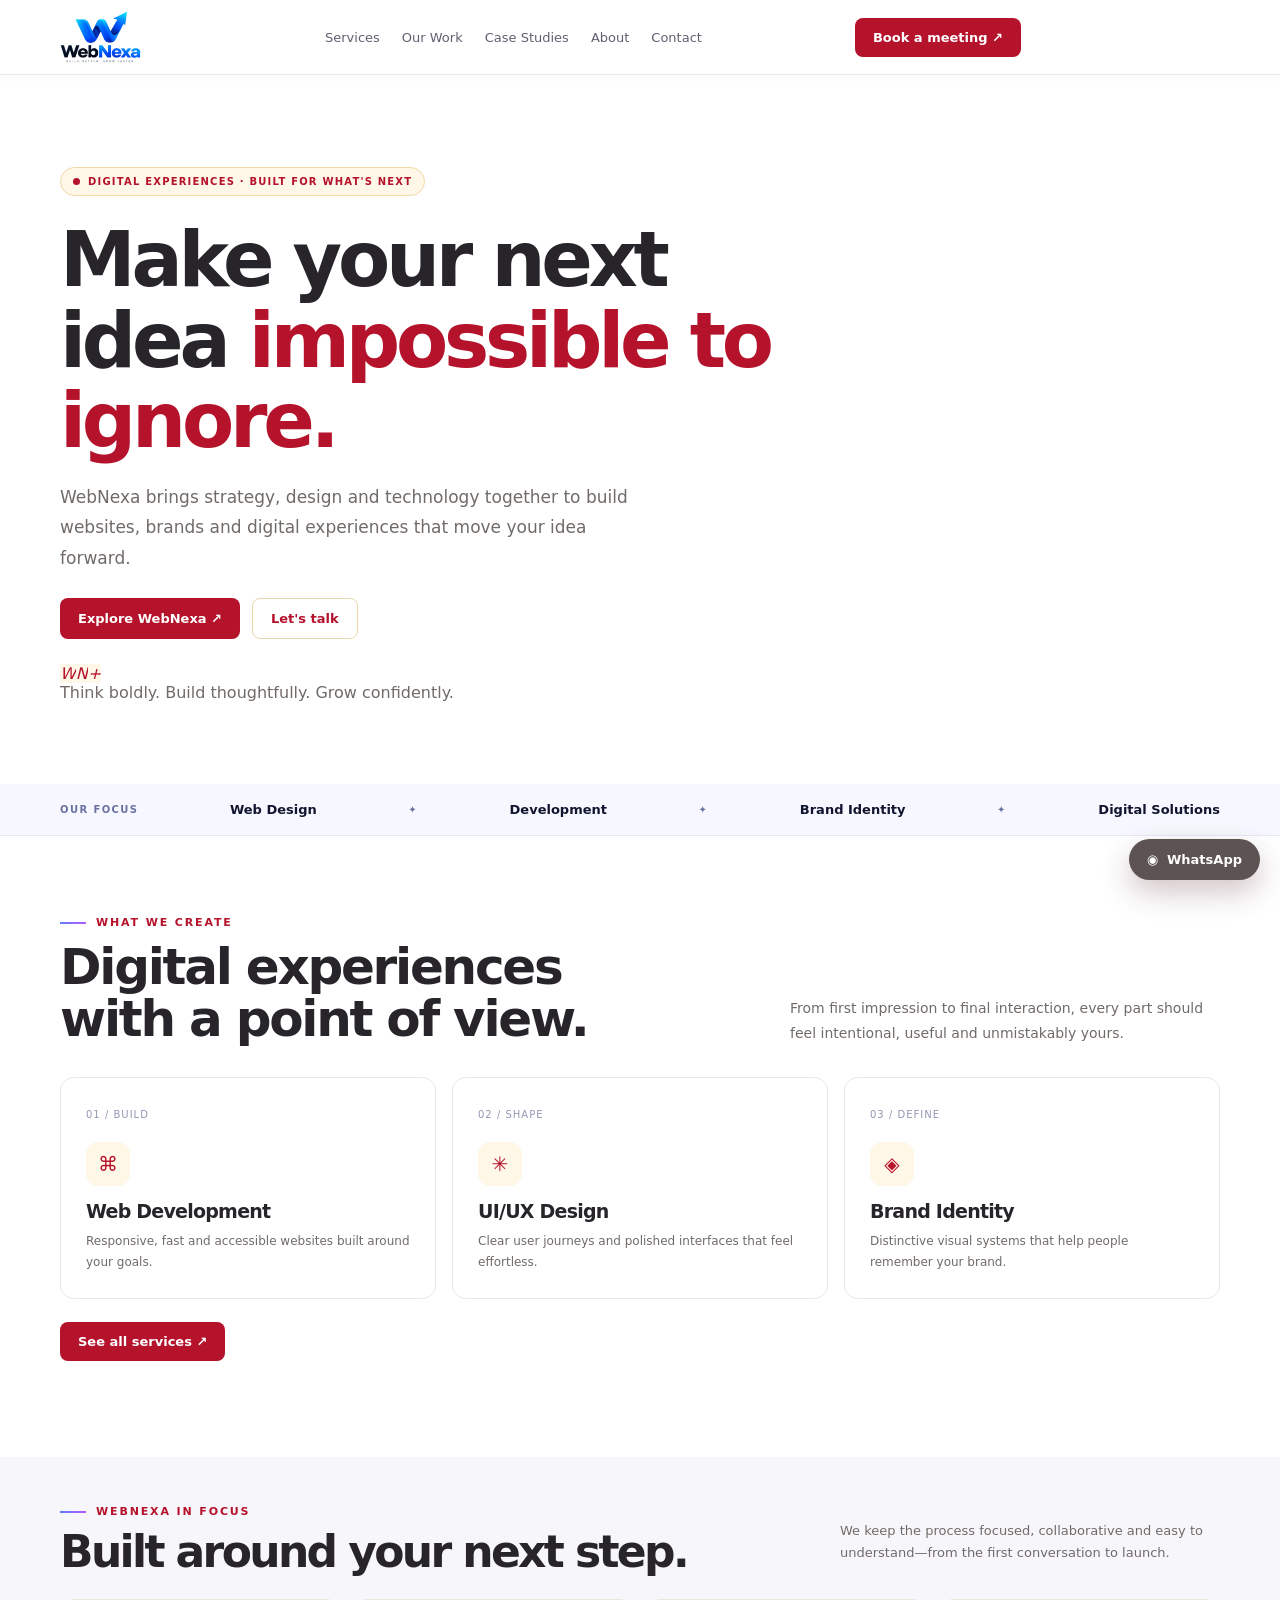
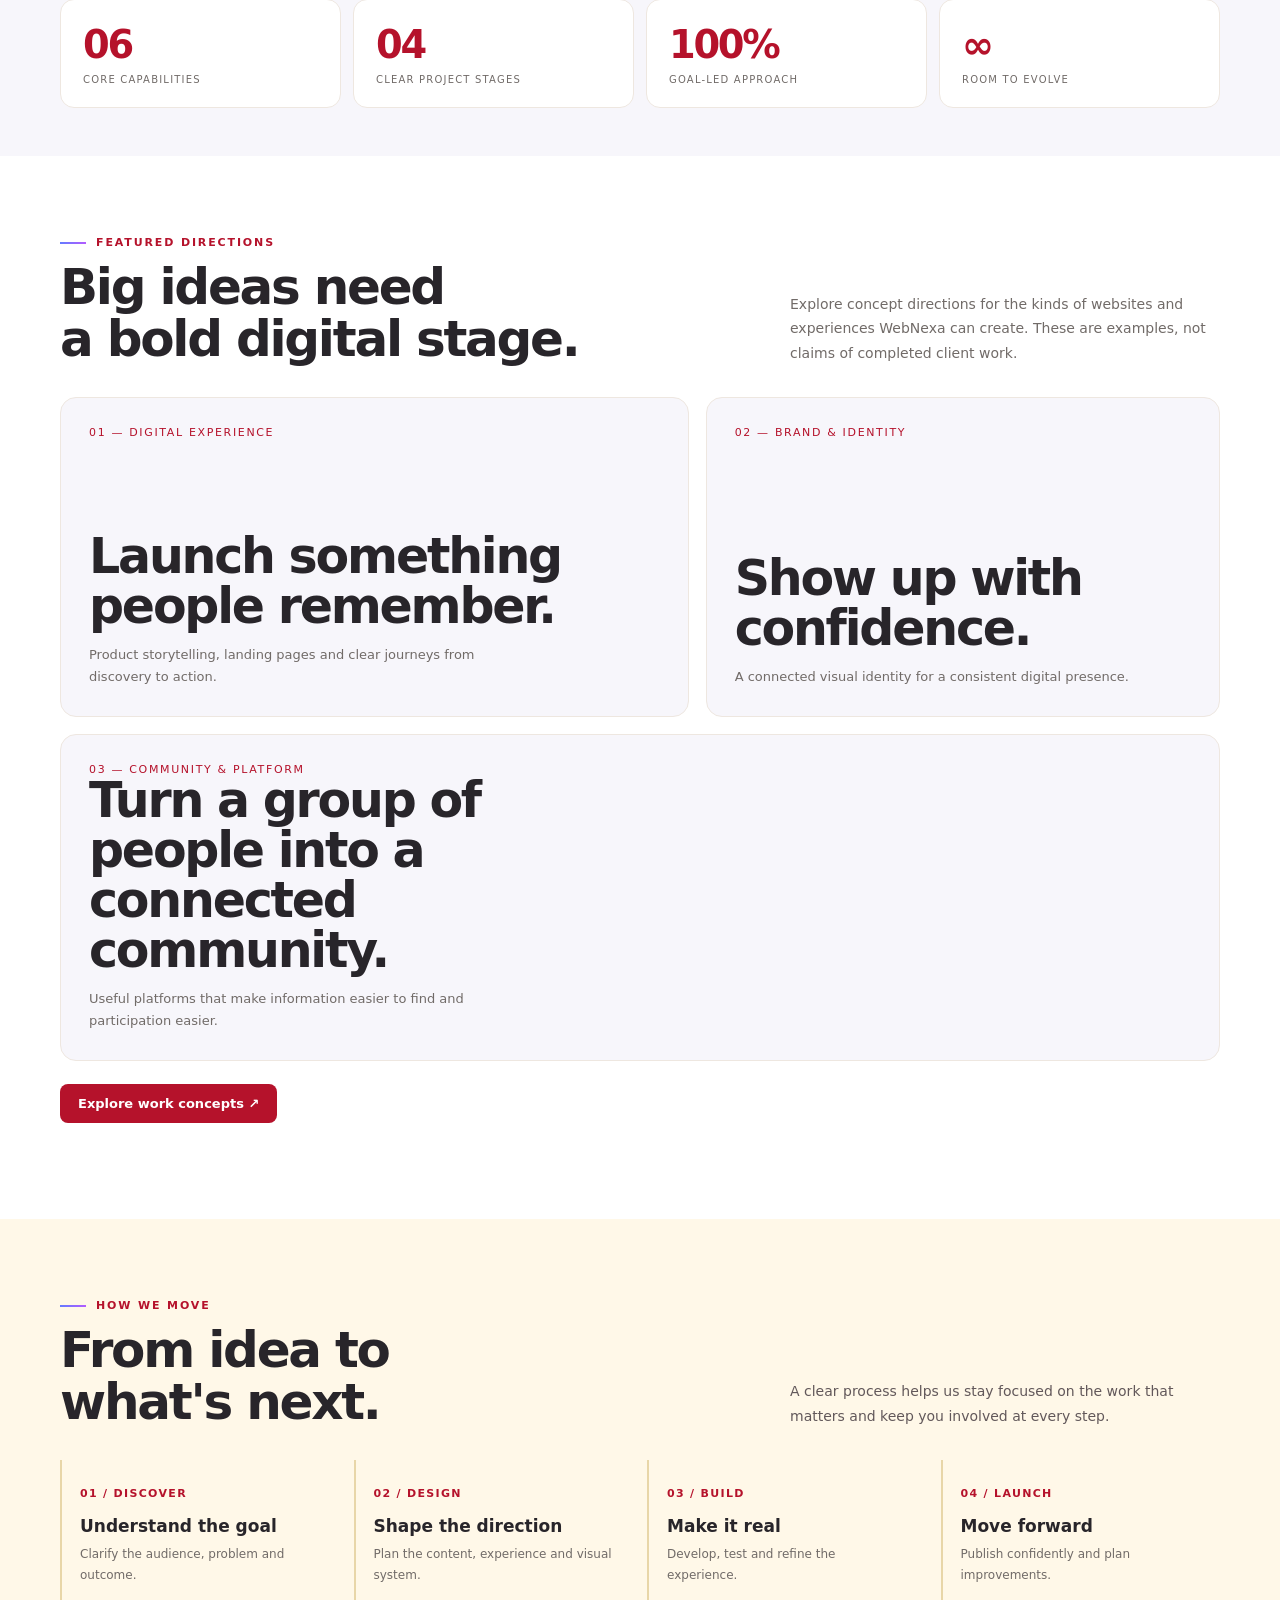
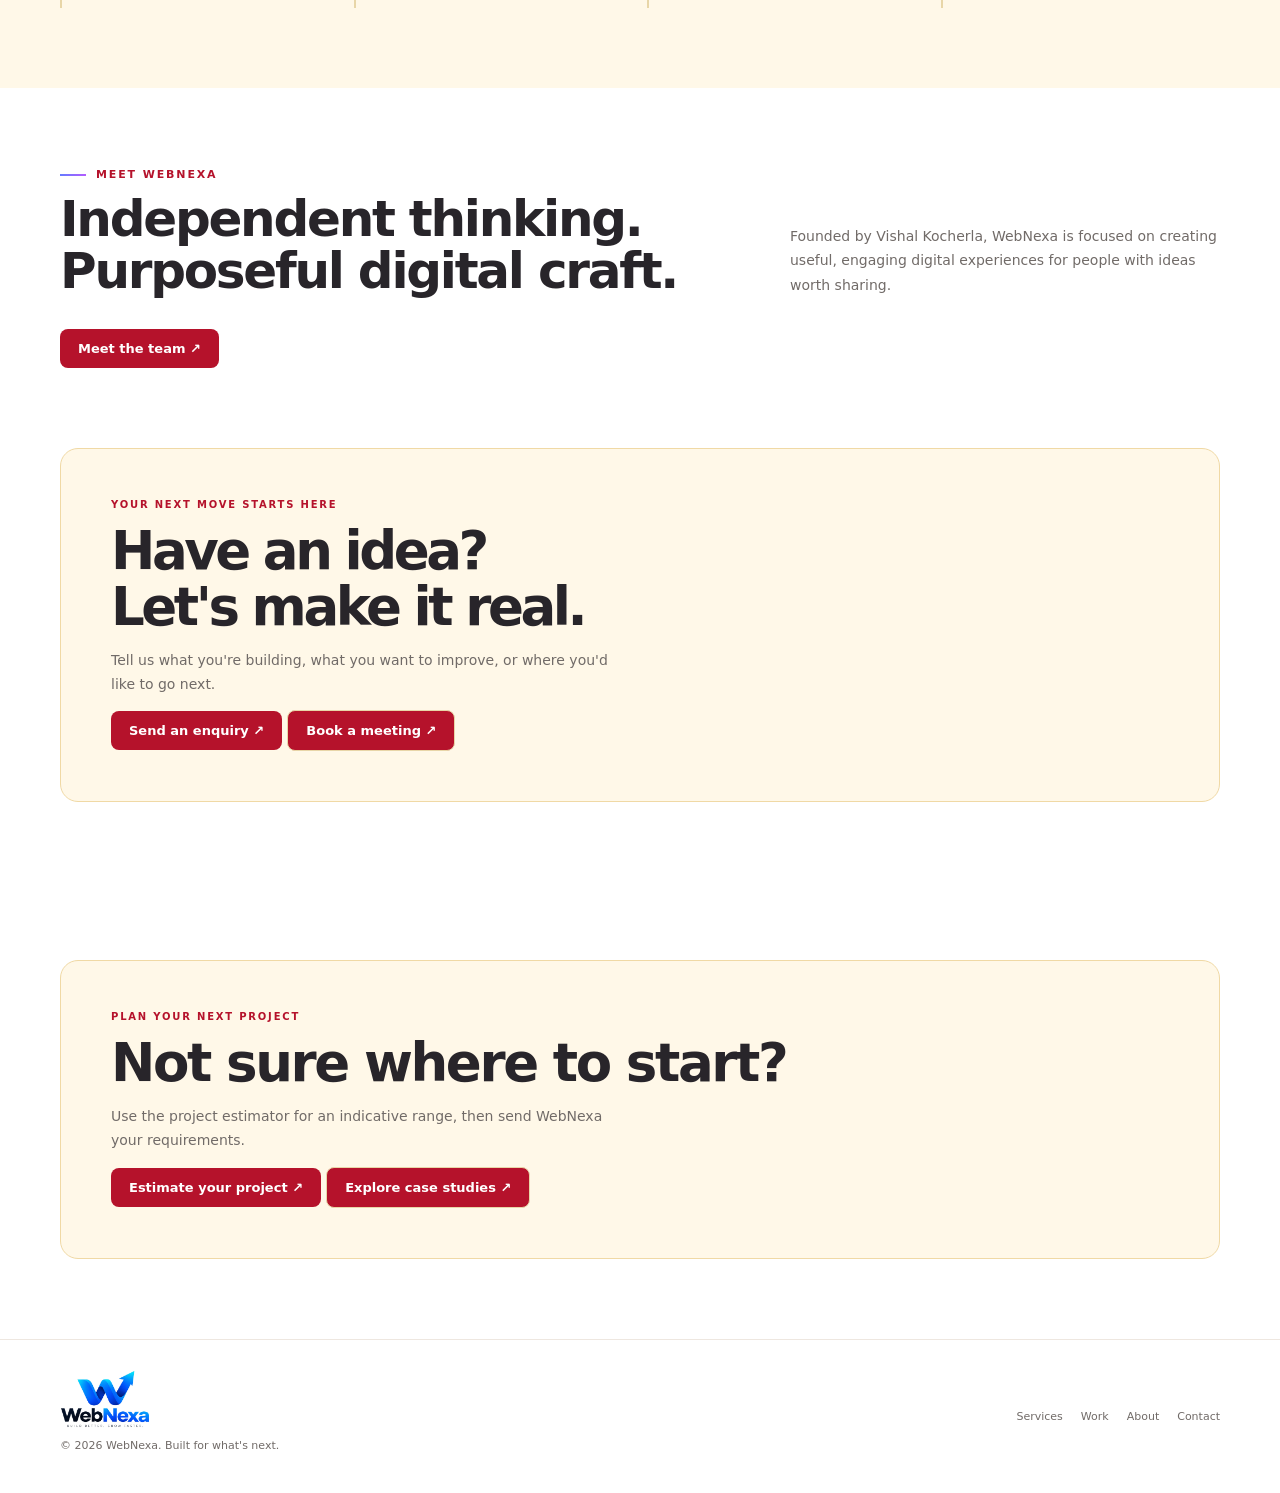
<file: index.html>
<!doctype html>
<html lang="en">
<head>
<meta charset="utf-8"><meta name="viewport" content="width=device-width,initial-scale=1">
<title>WebNexa | Websites, Digital Experiences & Brand Identity</title>
<meta name="description" content="WebNexa creates responsive websites, digital experiences and brand identities for ambitious ideas.">
<meta property="og:site_name" content="WebNexa"><meta property="og:title" content="WebNexa | Websites, Digital Experiences & Brand Identity"><meta property="og:description" content="WebNexa creates responsive websites, digital experiences and brand identities for ambitious ideas."><meta property="og:type" content="website"><meta name="twitter:card" content="summary"><meta name="theme-color" content="#B5122B"><link rel="icon" href="favicon.svg" type="image/svg+xml">
<link rel="stylesheet" href="style.css">
<style>
/* Homepage-specific festival-energy layout */
.home-hero{min-height:650px;display:flex;align-items:center;padding:72px 0 64px;position:relative;overflow:hidden;background:radial-gradient(ellipse at 82% 22%,#8a44ff66,transparent 30%),radial-gradient(ellipse at 10% 85%,#0c9cde44,transparent 35%),#090b20}
.home-hero:after{content:"";position:absolute;right:-6%;top:10%;width:47vw;max-width:620px;aspect-ratio:1;border-radius:50%;background:conic-gradient(from 45deg,#61e9ff,#7864ff,#fa69ce,#7966ff,#61e9ff);filter:blur(1px);opacity:.78;mask:radial-gradient(circle,transparent 0 38%,#000 39% 40%,transparent 41% 48%,#000 49% 50%,transparent 51% 58%,#000 59% 60%,transparent 61%);animation:spin 25s linear infinite}
.home-hero .hero-grid{z-index:1}.home-hero .hero h1{font-size:clamp(48px,7vw,94px);max-width:800px}.home-hero .hero p{font-size:17px}.home-hero .visual{min-height:390px}.home-hero .orb{width:min(350px,78%);background:radial-gradient(circle at 30% 25%,#f6d6ff,#a36bff 18%,#4d42d2 50%,#111638 75%);box-shadow:0 0 100px #6d54ff55,inset -25px -25px 70px #080b21}
.ribbon{position:relative;z-index:2;background:#f7f8ff;border-bottom:1px solid #e5e8fa;color:#11152f;overflow:hidden}.ribbon-inner{display:flex;align-items:center;justify-content:space-between;gap:18px;padding:18px 0;flex-wrap:wrap}.ribbon span{font-size:10px;text-transform:uppercase;letter-spacing:.14em;font-weight:850;color:#6a70a0}.ribbon strong{font-size:13px}.section-label{display:flex;align-items:center;gap:10px;color:#6878ee;font-size:11px;text-transform:uppercase;letter-spacing:.17em;font-weight:850}.section-label:before{content:"";width:26px;height:2px;background:linear-gradient(90deg,#647bff,#b35cff)}
.impact-band{background:#11142e;color:white;padding:30px 0}.impact-head{display:flex;align-items:end;justify-content:space-between;gap:20px;margin-bottom:22px}.impact-head h2{font-size:clamp(28px,4vw,44px);letter-spacing:-.06em;margin:8px 0 0}.impact-head p{max-width:380px;color:#b5bbd9;font-size:13px;line-height:1.7}.impact-grid{display:grid;grid-template-columns:repeat(4,1fr);gap:12px}.impact-item{padding:22px;border:1px solid #ffffff1c;border-radius:17px;background:linear-gradient(135deg,#ffffff0b,#ffffff03)}.impact-item strong{display:block;font-size:clamp(28px,3vw,42px);letter-spacing:-.06em;background:linear-gradient(100deg,#fff,#8ea0ff,#b4f5ff);-webkit-background-clip:text;background-clip:text;color:transparent}.impact-item span{display:block;margin-top:7px;font-size:10px;letter-spacing:.12em;text-transform:uppercase;color:#aeb6d9}
.tile-grid{display:grid;grid-template-columns:1.1fr .9fr;gap:17px}.big-tile{min-height:320px;padding:28px;border-radius:24px;overflow:hidden;position:relative;color:#fff;background:linear-gradient(140deg,#263b91,#6c43c8 58%,#e76dbb);display:flex;flex-direction:column;justify-content:space-between}.big-tile:nth-child(2){background:linear-gradient(140deg,#0e647c,#237fa7 50%,#65d9c8)}.big-tile:nth-child(3){grid-column:1/-1;min-height:220px;background:linear-gradient(110deg,#24264d,#5045ad 55%,#9c6bfa)}.tile-number{font-size:11px;letter-spacing:.15em;color:#ffffffbd}.big-tile h3{font-size:clamp(29px,4vw,49px);line-height:1.02;letter-spacing:-.07em;max-width:520px;margin:0 0 12px;position:relative;z-index:1}.big-tile p{color:#ffffffd9;font-size:13px;line-height:1.7;max-width:440px;margin:0;position:relative;z-index:1}.tile-ring{position:absolute;width:230px;height:230px;right:-45px;bottom:-85px;border:1px solid #ffffff5c;border-radius:50%;box-shadow:0 0 0 24px #ffffff0b,0 0 0 48px #ffffff08}.service .card h3{font-size:20px}
@media(max-width:850px){.home-hero{min-height:auto;padding:58px 0 35px}.home-hero:after{right:-25%;top:36%;width:75vw;opacity:.45}.home-hero .hero-grid{grid-template-columns:1fr}.home-hero .visual{min-height:285px}.impact-head{display:block}.impact-grid{grid-template-columns:repeat(2,1fr)}.tile-grid{grid-template-columns:1fr}.big-tile:nth-child(3){grid-column:auto}.big-tile{min-height:260px}}
@media(max-width:520px){.home-hero .hero h1{font-size:46px}.home-hero .hero p{font-size:15px}.ribbon-inner{justify-content:flex-start}.impact-grid{gap:8px}.impact-item{padding:16px}.impact-item span{font-size:9px}.big-tile{padding:22px;min-height:235px}.big-tile:nth-child(3){min-height:235px}}

/* ===== HOMEPAGE: MINIMAL, ELEGANT, NO NEON ORB ===== */
.home-hero{min-height:0;padding:92px 0 84px;background:#fff;color:#28252A}
.home-hero:before,.home-hero:after{display:none}
.home-hero .hero-grid{display:grid;grid-template-columns:minmax(0,760px);justify-content:start;gap:0}
.home-hero .hero-copy{max-width:760px}
.home-hero .eyebrow{color:#B5122B;background:#FFF8E8;border-color:#F0D9A5}
.home-hero .hero h1,.home-hero h1{max-width:740px;font-size:clamp(46px,6vw,76px);line-height:1.07;letter-spacing:-.055em;color:#28252A}
.home-hero .hero p,.home-hero p{max-width:590px;color:#716B68;font-size:17px;line-height:1.8}
.home-hero .visual{display:none}
.home-hero .trustline{color:#716B68}
.home-hero .avatars i{background:#FFF8E8;color:#B5122B;border-color:#fff}
.impact-band{background:#f7f6fb;color:#28252A;padding:48px 0}
.impact-head h2{color:#28252A}
.impact-head p,.impact-item span{color:#716B68}
.impact-item{background:#fff;border:1px solid #EEE7E0;border-radius:14px}
.impact-item strong{background:none;color:#B5122B;-webkit-text-fill-color:#B5122B}
.big-tile,.big-tile:nth-child(2),.big-tile:nth-child(3){background:#f7f6fb;color:#28252A;border:1px solid #EEE7E0;border-radius:16px}
.big-tile p{color:#716B68}
.tile-number{color:#B5122B}
.tile-ring{display:none}
.big-tile h3{letter-spacing:-.045em}
@media(max-width:650px){.home-hero{padding:66px 0 58px}.home-hero .hero h1,.home-hero h1{font-size:clamp(40px,11vw,54px)}.home-hero .hero p,.home-hero p{font-size:15px}.impact-band{padding:36px 0}}


/* FINAL HOMEPAGE OVERRIDES — keep hero minimal and remove neon orb/rings */
.home-hero{background:#fff!important;color:#28252A!important;min-height:auto!important;padding:92px 0 82px!important}
.home-hero:after{display:none!important}.home-hero:before{display:none!important}
.home-hero .hero-grid{grid-template-columns:minmax(0,760px)!important;justify-content:start!important;gap:0!important}
.home-hero .hero-copy{max-width:760px}.home-hero .hero h1,.home-hero h1{color:#28252A!important;font-size:clamp(46px,6vw,76px)!important;line-height:1.06!important;letter-spacing:-.055em!important;max-width:740px!important}
.home-hero .hero p,.home-hero p{color:#716B68!important;font-size:17px!important;line-height:1.8!important;max-width:590px!important}
.home-hero .visual{display:none!important}.home-hero .eyebrow{color:#B5122B!important;background:#FFF8E8!important;border-color:#F0D9A5!important}.home-hero .pulse{background:#B5122B!important;box-shadow:none!important}.home-hero .grad{color:#B5122B!important;-webkit-text-fill-color:#B5122B!important;background:none!important}.home-hero .trustline{color:#716B68!important}
.impact-band{background:#f7f6fb!important;color:#28252A!important;padding:48px 0!important}.impact-head h2{color:#28252A!important}.impact-head p,.impact-item span{color:#716B68!important}.impact-item{background:#fff!important;border:1px solid #EEE7E0!important;border-radius:14px!important}.impact-item strong{background:none!important;color:#B5122B!important;-webkit-text-fill-color:#B5122B!important}
.big-tile,.big-tile:nth-child(2),.big-tile:nth-child(3){background:#f7f6fb!important;color:#28252A!important;border:1px solid #EEE7E0!important;border-radius:16px!important}.big-tile p{color:#716B68!important}.tile-number{color:#B5122B!important}.tile-ring{display:none!important}
@media(max-width:650px){.home-hero{padding:66px 0 58px!important}.home-hero .hero h1,.home-hero h1{font-size:clamp(40px,11vw,54px)!important}.home-hero .hero p,.home-hero p{font-size:15px!important}}

</style>
<script type="application/ld+json">{"@context":"https://schema.org","@type":"Organization","name":"WebNexa","email":"admin.webnexa@gmail.com","description":"WebNexa creates websites, digital experiences and brand identities."}</script></head>
<body>
<header class="topbar"><div class="wrap nav">
<a class="brand" href="index.html" aria-label="WebNexa home"><img class="brand-logo" src="webnexa-logo.png" alt="WebNexa — Build, Connect, Grow"></a>
<nav class="navlinks" id="navlinks"><a href="services.html">Services</a><a href="work.html">Our Work</a><a href="case-studies.html">Case Studies</a><a href="about.html">About</a><a href="contact.html">Contact</a></nav>
<a class="navcta" href="contact.html#booking">Book a meeting ↗</a><button class="theme-toggle" id="theme-toggle" type="button" aria-label="Switch color theme" title="Switch color theme">◐</button><button class="menu" id="menu" aria-label="Toggle navigation">☰</button>
</div></header>
<main>
<section class="hero home-hero"><div class="wrap hero-grid">
<div class="hero-copy">
<div class="eyebrow"><span class="pulse"></span> DIGITAL EXPERIENCES · BUILT FOR WHAT'S NEXT</div>
<h1>Make your next idea <span class="grad">impossible to ignore.</span></h1>
<p>WebNexa brings strategy, design and technology together to build websites, brands and digital experiences that move your idea forward.</p>
<div class="hero-actions"><a class="btn" href="services.html">Explore WebNexa ↗</a><a class="btn secondary" href="contact.html">Let's talk</a></div>
<div class="trustline"><div class="avatars"><i>W</i><i>N</i><i>+</i></div><span>Think boldly. Build thoughtfully. Grow confidently.</span></div>
</div>
<div class="visual" aria-label="Abstract WebNexa digital visual"><div class="orbit"></div><div class="orb"></div><div class="floatcard fc1"><span>IDEA → EXPERIENCE</span><b>Make it matter.</b></div><div class="floatcard fc2"><span>WEBNEXA STUDIO</span><b>Built for the next ↗</b></div></div>
</div></section>
<section class="ribbon"><div class="wrap ribbon-inner"><span>Our focus</span><strong>Web Design</strong><span>✦</span><strong>Development</strong><span>✦</span><strong>Brand Identity</strong><span>✦</span><strong>Digital Solutions</strong></div></section>
<section class="section"><div class="wrap"><div class="section-head reveal"><div><div class="section-label">What we create</div><h2>Digital experiences<br>with a point of view.</h2></div><p>From first impression to final interaction, every part should feel intentional, useful and unmistakably yours.</p></div>
<div class="cards"><article class="card reveal"><span class="num">01 / BUILD</span><div class="ico">⌘</div><h3>Web Development</h3><p>Responsive, fast and accessible websites built around your goals.</p></article><article class="card reveal"><span class="num">02 / SHAPE</span><div class="ico">✳</div><h3>UI/UX Design</h3><p>Clear user journeys and polished interfaces that feel effortless.</p></article><article class="card reveal"><span class="num">03 / DEFINE</span><div class="ico">◈</div><h3>Brand Identity</h3><p>Distinctive visual systems that help people remember your brand.</p></article></div>
<p style="margin-top:23px"><a class="btn" href="services.html">See all services ↗</a></p></div></section>
<section class="impact-band"><div class="wrap"><div class="impact-head reveal"><div><div class="section-label" style="color:#aab7ff">WebNexa in focus</div><h2>Built around your next step.</h2></div><p>We keep the process focused, collaborative and easy to understand—from the first conversation to launch.</p></div><div class="impact-grid"><div class="impact-item reveal"><strong>06</strong><span>Core capabilities</span></div><div class="impact-item reveal"><strong>04</strong><span>Clear project stages</span></div><div class="impact-item reveal"><strong>100%</strong><span>Goal-led approach</span></div><div class="impact-item reveal"><strong>∞</strong><span>Room to evolve</span></div></div></div></section>
<section class="section" id="work"><div class="wrap"><div class="section-head reveal"><div><div class="section-label">Featured directions</div><h2>Big ideas need<br>a bold digital stage.</h2></div><p>Explore concept directions for the kinds of websites and experiences WebNexa can create. These are examples, not claims of completed client work.</p></div>
<div class="tile-grid"><article class="big-tile reveal"><span class="tile-number">01 — DIGITAL EXPERIENCE</span><div><h3>Launch something people remember.</h3><p>Product storytelling, landing pages and clear journeys from discovery to action.</p></div><span class="tile-ring"></span></article><article class="big-tile reveal"><span class="tile-number">02 — BRAND & IDENTITY</span><div><h3>Show up with confidence.</h3><p>A connected visual identity for a consistent digital presence.</p></div><span class="tile-ring"></span></article><article class="big-tile reveal"><span class="tile-number">03 — COMMUNITY & PLATFORM</span><div><h3>Turn a group of people into a connected community.</h3><p>Useful platforms that make information easier to find and participation easier.</p></div><span class="tile-ring"></span></article></div>
<p style="margin-top:23px"><a class="btn" href="work.html">Explore work concepts ↗</a></p></div></section>
<section class="section dark"><div class="wrap"><div class="section-head reveal"><div><div class="section-label">How we move</div><h2>From idea to<br>what's next.</h2></div><p>A clear process helps us stay focused on the work that matters and keep you involved at every step.</p></div><div class="steps"><div class="step reveal"><span class="n">01 / DISCOVER</span><h3>Understand the goal</h3><p>Clarify the audience, problem and outcome.</p></div><div class="step reveal"><span class="n">02 / DESIGN</span><h3>Shape the direction</h3><p>Plan the content, experience and visual system.</p></div><div class="step reveal"><span class="n">03 / BUILD</span><h3>Make it real</h3><p>Develop, test and refine the experience.</p></div><div class="step reveal"><span class="n">04 / LAUNCH</span><h3>Move forward</h3><p>Publish confidently and plan improvements.</p></div></div></div></section>
<section class="section"><div class="wrap"><div class="section-head reveal"><div><div class="section-label">Meet WebNexa</div><h2>Independent thinking.<br>Purposeful digital craft.</h2></div><p>Founded by Vishal Kocherla, WebNexa is focused on creating useful, engaging digital experiences for people with ideas worth sharing.</p></div><a class="btn" href="about.html#team">Meet the team ↗</a></div></section>
<section class="cta" id="contact"><div class="wrap"><div class="cta-box reveal"><div class="kicker" style="color:#c4d2ff">YOUR NEXT MOVE STARTS HERE</div><h2>Have an idea?<br>Let's make it real.</h2><p>Tell us what you're building, what you want to improve, or where you'd like to go next.</p><a class="btn" href="contact.html">Send an enquiry ↗</a> <a class="btn secondary" href="contact.html#booking">Book a meeting ↗</a></div></div></section>
</main>
<section class="section"><div class="wrap"><div class="cta-box reveal"><div class="kicker">PLAN YOUR NEXT PROJECT</div><h2>Not sure where to start?</h2><p>Use the project estimator for an indicative range, then send WebNexa your requirements.</p><a class="btn" href="services.html#project-estimator">Estimate your project ↗</a> <a class="btn secondary" href="case-studies.html">Explore case studies ↗</a></div></div></section><footer><div class="wrap foot"><div><a class="brand" href="index.html" aria-label="WebNexa home"><img class="brand-logo" src="webnexa-logo.png" alt="WebNexa — Build, Connect, Grow"></a><p>© <span id="year"></span> WebNexa. Built for what's next.</p></div><div class="footlinks"><a href="services.html">Services</a><a href="work.html">Work</a><a href="about.html">About</a><a href="contact.html">Contact</a></div></div></footer>
<a class="whatsapp-float" data-whatsapp-link href="contact.html" aria-label="Contact WebNexa on WhatsApp"><span aria-hidden="true">◉</span> WhatsApp</a><script src="site.js"></script>
</body></html>
</file>
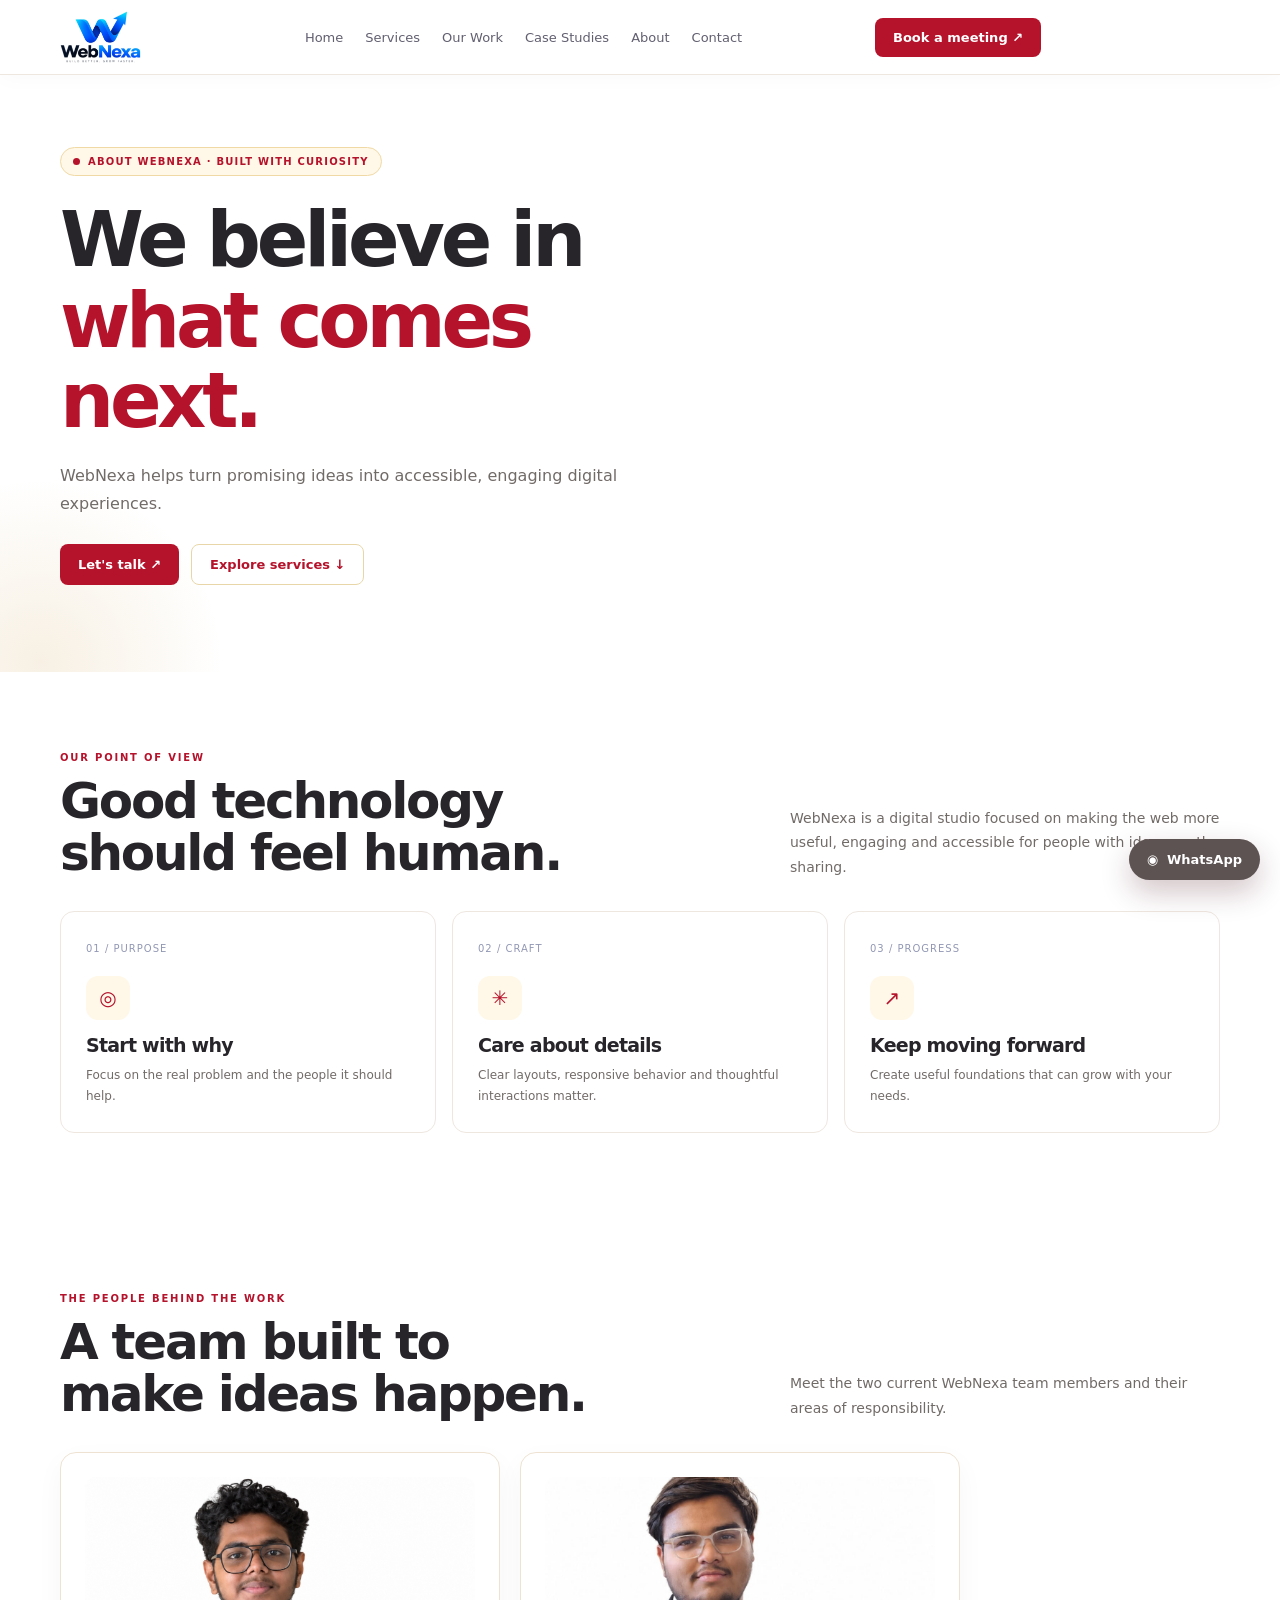
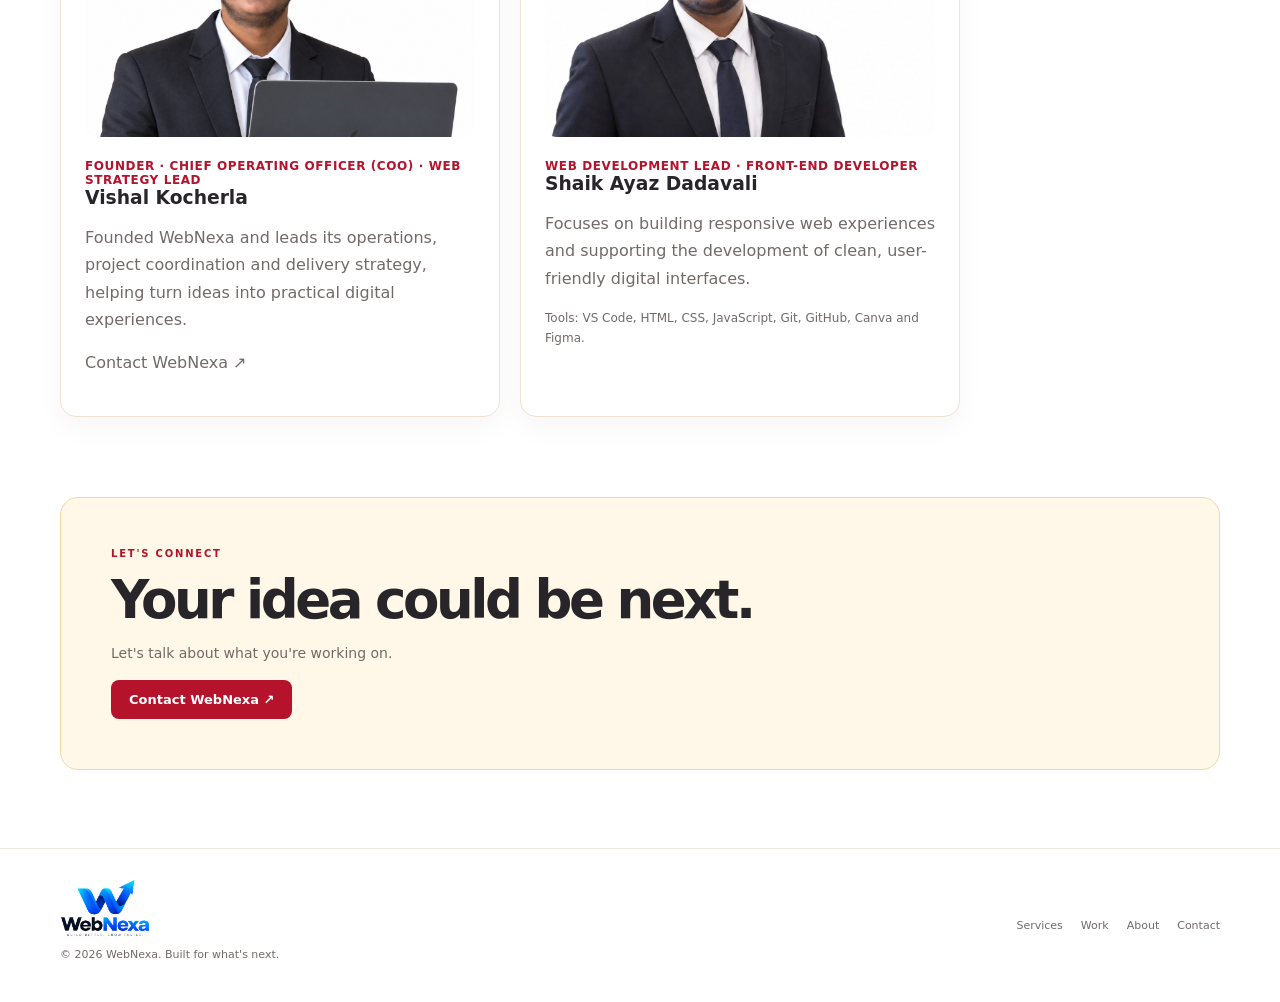
<file: about.html>
<!doctype html><html lang="en"><head><meta charset="utf-8"><meta name="viewport" content="width=device-width,initial-scale=1"><title>About & Team | WebNexa</title><meta name="description" content="Meet WebNexa, founded by Vishal Kocherla, and learn about the people and principles behind the studio."><meta property="og:site_name" content="WebNexa"><meta property="og:title" content="About & Team | WebNexa"><meta property="og:description" content="Meet WebNexa, founded by Vishal Kocherla, and learn about the people and principles behind the studio."><meta property="og:type" content="website"><meta name="twitter:card" content="summary"><meta name="theme-color" content="#B5122B"><link rel="icon" href="favicon.svg" type="image/svg+xml"><link rel="stylesheet" href="style.css"><script type="application/ld+json">{"@context":"https://schema.org","@type":"Organization","name":"WebNexa","email":"admin.webnexa@gmail.com","description":"WebNexa creates websites, digital experiences and brand identities."}</script></head><body><header class="topbar"><div class="wrap nav"><a class="brand" href="index.html" aria-label="WebNexa home"><img class="brand-logo" src="webnexa-logo.png" alt="WebNexa — Build, Connect, Grow"></a><nav class="navlinks" id="navlinks"><a href="index.html">Home</a><a href="services.html">Services</a><a href="work.html">Our Work</a><a href="case-studies.html">Case Studies</a><a href="about.html">About</a><a href="contact.html">Contact</a></nav><a class="navcta" href="contact.html#booking">Book a meeting ↗</a><button class="theme-toggle" id="theme-toggle" type="button" aria-label="Switch color theme" title="Switch color theme">◐</button><button class="menu" id="menu" aria-label="Toggle menu">☰</button></div></header><main><section class="hero"><div class="wrap hero-grid"><div><div class="eyebrow"><span class="pulse"></span>About WebNexa · Built with curiosity</div><h1>We believe in<br><span class="grad">what comes next.</span></h1><p>WebNexa helps turn promising ideas into accessible, engaging digital experiences.</p><div class="hero-actions"><a class="btn" href="contact.html">Let's talk ↗</a><a class="btn secondary" href="services.html">Explore services ↓</a></div></div><div class="visual"><div class="orbit"></div><div class="orb"></div><div class="floatcard fc1"><span>DESIGN + DEVELOPMENT</span><b>Made to matter.</b></div><div class="floatcard fc2"><span>WEBNEXA STUDIO</span><b>Build what's next ↗</b></div></div></div></section><section class="section"><div class="wrap"><div class="section-head reveal"><div><div class="kicker">Our point of view</div><h2>Good technology<br>should feel human.</h2></div><p>WebNexa is a digital studio focused on making the web more useful, engaging and accessible for people with ideas worth sharing.</p></div><div class="cards"><article class="card reveal"><span class="num">01 / PURPOSE</span><div class="ico">◎</div><h3>Start with why</h3><p>Focus on the real problem and the people it should help.</p></article><article class="card reveal"><span class="num">02 / CRAFT</span><div class="ico">✳</div><h3>Care about details</h3><p>Clear layouts, responsive behavior and thoughtful interactions matter.</p></article><article class="card reveal"><span class="num">03 / PROGRESS</span><div class="ico">↗</div><h3>Keep moving forward</h3><p>Create useful foundations that can grow with your needs.</p></article></div></div></section>

<section class="section" id="team"><div class="wrap">
  <div class="section-head reveal"><div><div class="kicker">THE PEOPLE BEHIND THE WORK</div><h2>A team built to<br>make ideas happen.</h2></div>
  <p>Meet the two current WebNexa team members and their areas of responsibility.</p></div>
  <div class="team-grid">
    <article class="team-card reveal">
      <img src="vishal-kocherla.jpeg" alt="Vishal Kocherla, Founder of WebNexa" style="width:100%;max-height:260px;object-fit:cover;object-position:center 22%;border-radius:12px;margin-bottom:18px;">
      <div class="team-role">Founder · Chief Operating Officer (COO) · Web Strategy Lead</div>
      <h3>Vishal Kocherla</h3>
      <p>Founded WebNexa and leads its operations, project coordination and delivery strategy, helping turn ideas into practical digital experiences.</p>
      <p><a href="mailto:admin.webnexa@gmail.com?subject=WebNexa%20project%20enquiry">Contact WebNexa ↗</a></p>
    </article>
    <article class="team-card reveal">
      <img src="shaik-ayaz-dadavali.png" alt="Portrait of Shaik Ayaz Dadavali" style="width:100%;max-height:260px;object-fit:cover;object-position:center 22%;border-radius:12px;margin-bottom:18px;">
      <div class="team-role">Web Development Lead · Front-End Developer</div>
      <h3>Shaik Ayaz Dadavali</h3>
      <p>Focuses on building responsive web experiences and supporting the development of clean, user-friendly digital interfaces.</p>
      <p class="seo-note">Tools: VS Code, HTML, CSS, JavaScript, Git, GitHub, Canva and Figma.</p>
    </article>
  </div>
  
</div></section>

<section class="cta"><div class="wrap"><div class="cta-box reveal"><div class="kicker" style="color:#c4d2ff">LET'S CONNECT</div><h2>Your idea could be next.</h2><p>Let's talk about what you're working on.</p><a class="btn" href="contact.html">Contact WebNexa ↗</a></div></div></section></main><footer><div class="wrap foot"><div><a class="brand" href="index.html" aria-label="WebNexa home"><img class="brand-logo" src="webnexa-logo.png" alt="WebNexa — Build, Connect, Grow"></a><p>© <span id="year"></span> WebNexa. Built for what's next.</p></div><div class="footlinks"><a href="services.html">Services</a><a href="work.html">Work</a><a href="about.html">About</a><a href="contact.html">Contact</a></div></div></footer><a class="whatsapp-float" data-whatsapp-link href="contact.html" aria-label="Contact WebNexa on WhatsApp"><span aria-hidden="true">◉</span> WhatsApp</a><script src="site.js"></script></body></html>
</file>
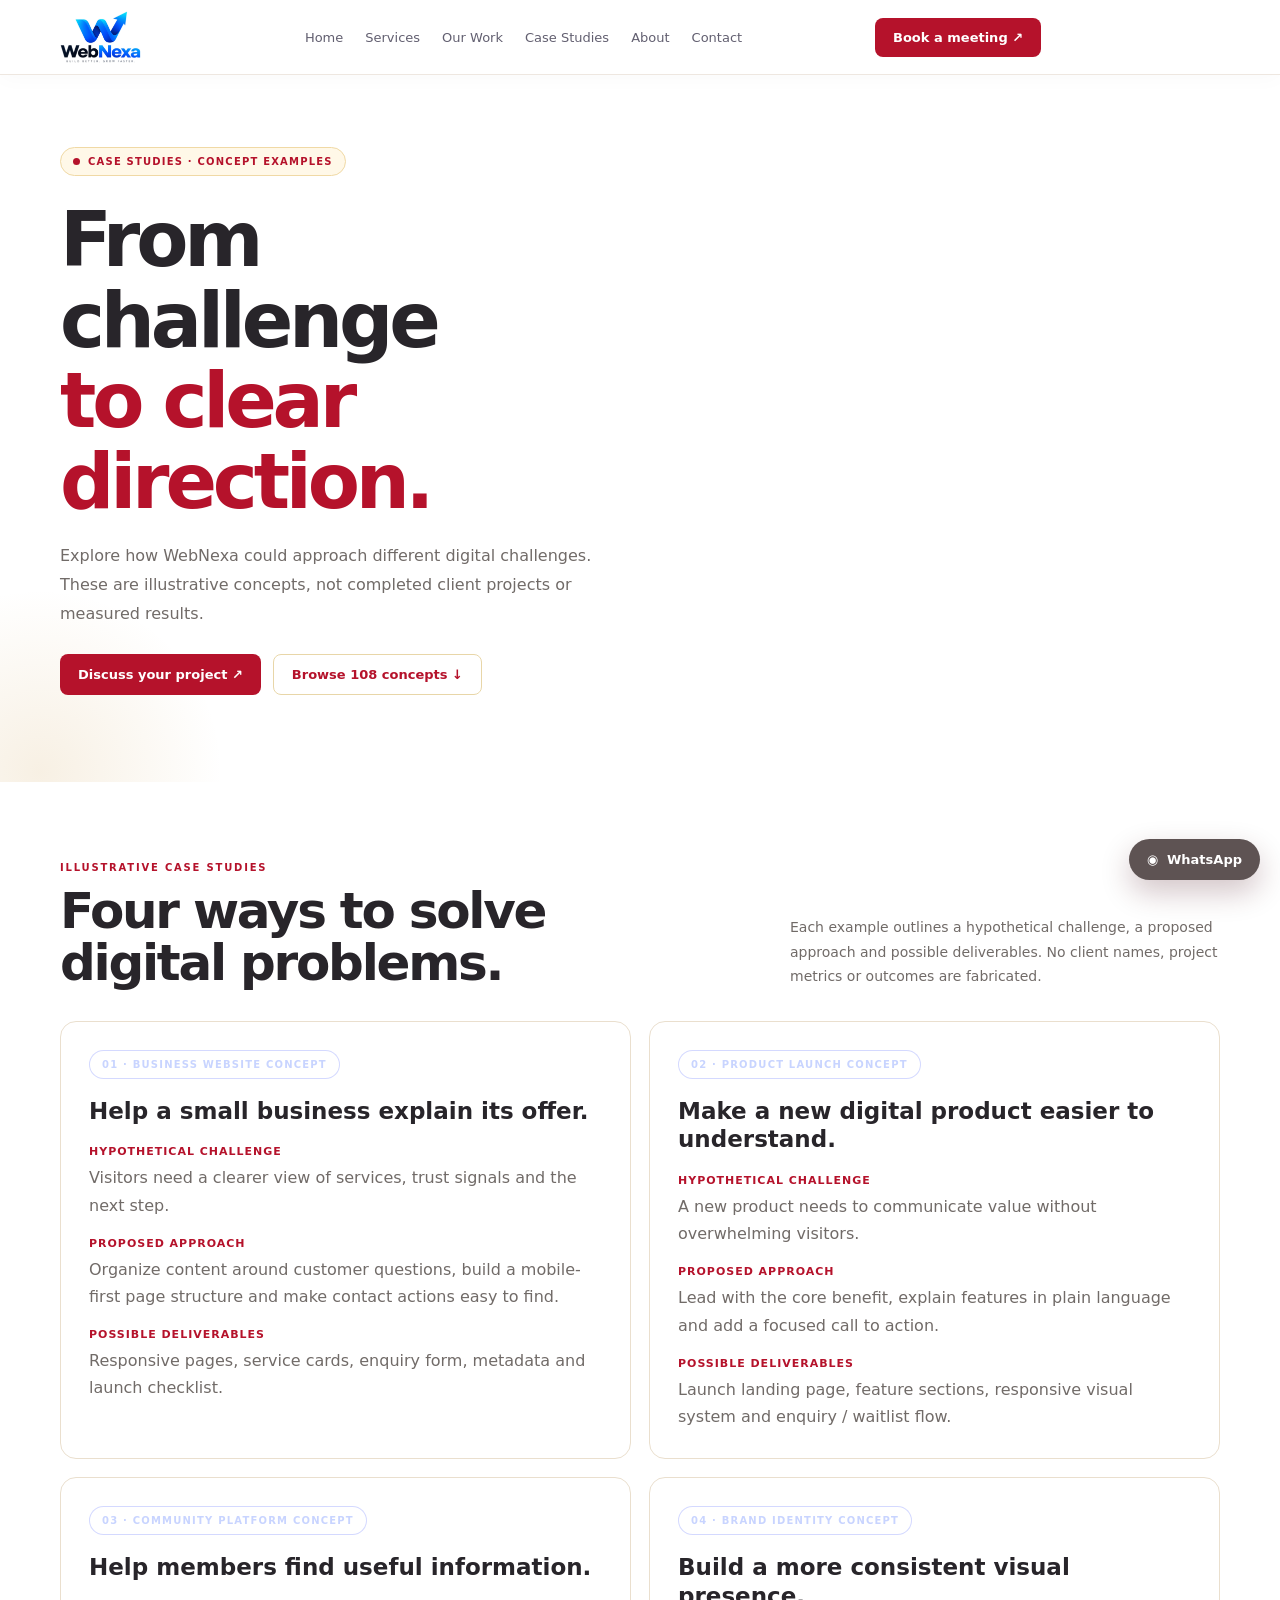
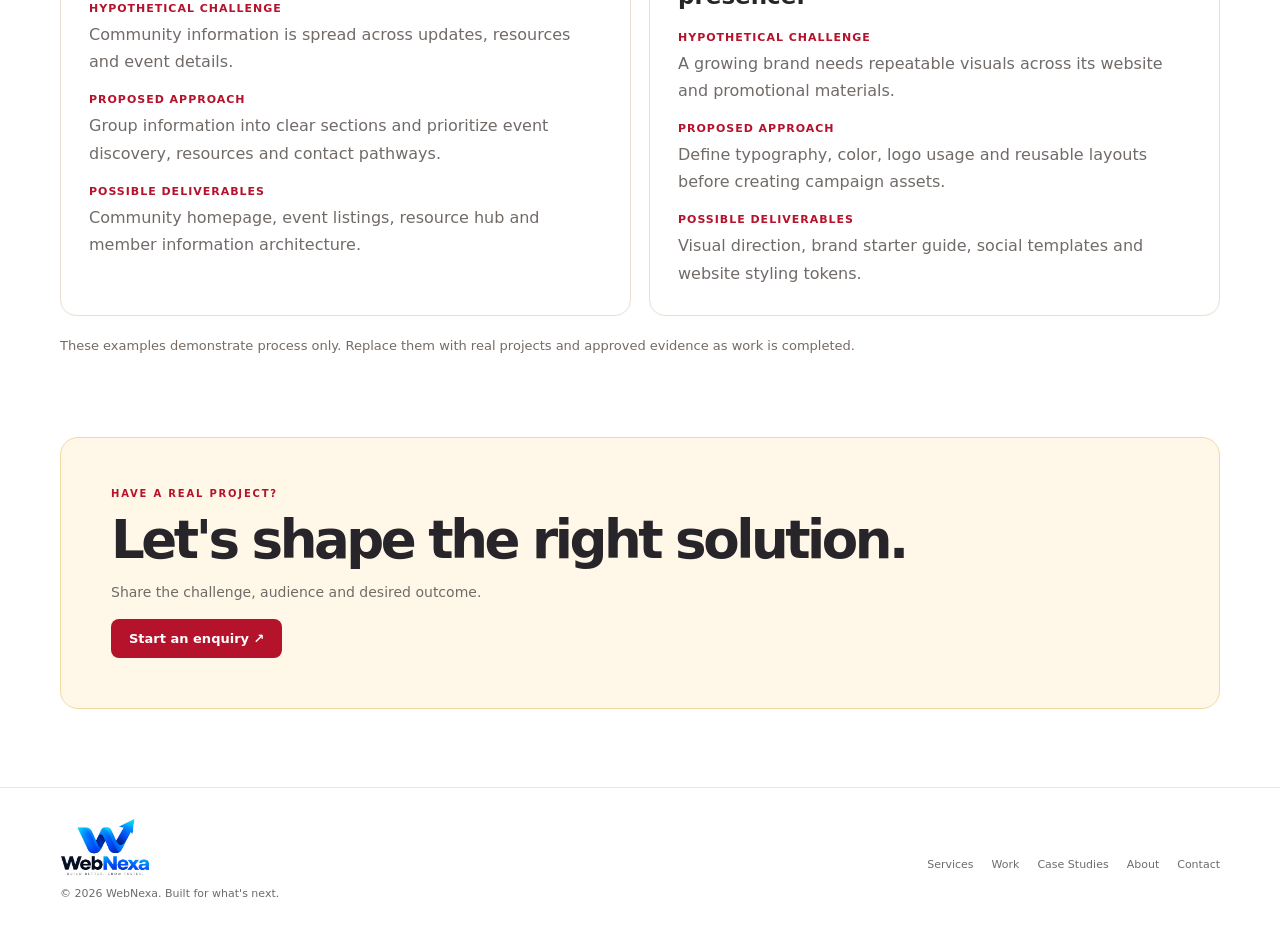
<file: case-studies.html>
<!doctype html>
<html lang="en"><head><meta charset="utf-8"><meta name="viewport" content="width=device-width,initial-scale=1">
<title>Concept Case Studies | WebNexa</title><meta name="description" content="Explore illustrative WebNexa case-study concepts showing problem framing, design approach and possible deliverables. These are not claims of completed client work.">
<meta property="og:site_name" content="WebNexa"><meta property="og:title" content="Concept Case Studies | WebNexa"><meta property="og:description" content="Illustrative digital project case studies and process examples."><meta property="og:type" content="website"><meta name="twitter:card" content="summary"><meta name="theme-color" content="#B5122B">
<link rel="icon" href="favicon.svg" type="image/svg+xml"><link rel="stylesheet" href="style.css">
<script type="application/ld+json">{"@context":"https://schema.org","@type":"CollectionPage","name":"WebNexa Concept Case Studies","description":"Illustrative concept case studies, not completed-client claims."}</script></head>
<body><header class="topbar"><div class="wrap nav"><a class="brand" href="index.html"><img class="brand-logo" src="webnexa-logo.png" alt="WebNexa — Build, Connect, Grow"></a>
<nav class="navlinks" id="navlinks"><a href="index.html">Home</a><a href="services.html">Services</a><a href="work.html">Our Work</a><a href="case-studies.html">Case Studies</a><a href="about.html">About</a><a href="contact.html">Contact</a></nav><a class="navcta" href="contact.html#booking">Book a meeting ↗</a><button class="theme-toggle" id="theme-toggle" type="button" aria-label="Switch color theme" title="Switch color theme">◐</button><button class="menu" id="menu" aria-label="Toggle menu">☰</button></div></header>
<main><section class="hero"><div class="wrap hero-grid"><div><div class="eyebrow"><span class="pulse"></span>Case studies · Concept examples</div><h1>From challenge<br><span class="grad">to clear direction.</span></h1><p>Explore how WebNexa could approach different digital challenges. These are illustrative concepts, not completed client projects or measured results.</p><div class="hero-actions"><a class="btn" href="contact.html">Discuss your project ↗</a><a class="btn secondary" href="work.html">Browse 108 concepts ↓</a></div></div><div class="visual"><div class="orbit"></div><div class="orb"></div><div class="floatcard fc1"><span>STRATEGY + DESIGN</span><b>Start with the problem.</b></div><div class="floatcard fc2"><span>BUILD + REFINE</span><b>Make it useful ↗</b></div></div></div></section>
<section class="section"><div class="wrap"><div class="section-head reveal"><div><div class="kicker">ILLUSTRATIVE CASE STUDIES</div><h2>Four ways to solve<br>digital problems.</h2></div><p>Each example outlines a hypothetical challenge, a proposed approach and possible deliverables. No client names, project metrics or outcomes are fabricated.</p></div>
<div class="case-grid">
<article class="case-card reveal"><span class="tag">01 · Business website concept</span><h3>Help a small business explain its offer.</h3><div class="case-label">Hypothetical challenge</div><p>Visitors need a clearer view of services, trust signals and the next step.</p><div class="case-label">Proposed approach</div><p>Organize content around customer questions, build a mobile-first page structure and make contact actions easy to find.</p><div class="case-label">Possible deliverables</div><p>Responsive pages, service cards, enquiry form, metadata and launch checklist.</p></article>
<article class="case-card reveal"><span class="tag">02 · Product launch concept</span><h3>Make a new digital product easier to understand.</h3><div class="case-label">Hypothetical challenge</div><p>A new product needs to communicate value without overwhelming visitors.</p><div class="case-label">Proposed approach</div><p>Lead with the core benefit, explain features in plain language and add a focused call to action.</p><div class="case-label">Possible deliverables</div><p>Launch landing page, feature sections, responsive visual system and enquiry / waitlist flow.</p></article>
<article class="case-card reveal"><span class="tag">03 · Community platform concept</span><h3>Help members find useful information.</h3><div class="case-label">Hypothetical challenge</div><p>Community information is spread across updates, resources and event details.</p><div class="case-label">Proposed approach</div><p>Group information into clear sections and prioritize event discovery, resources and contact pathways.</p><div class="case-label">Possible deliverables</div><p>Community homepage, event listings, resource hub and member information architecture.</p></article>
<article class="case-card reveal"><span class="tag">04 · Brand identity concept</span><h3>Build a more consistent visual presence.</h3><div class="case-label">Hypothetical challenge</div><p>A growing brand needs repeatable visuals across its website and promotional materials.</p><div class="case-label">Proposed approach</div><p>Define typography, color, logo usage and reusable layouts before creating campaign assets.</p><div class="case-label">Possible deliverables</div><p>Visual direction, brand starter guide, social templates and website styling tokens.</p></article>
</div><p class="concept-disclaimer light-disclaimer">These examples demonstrate process only. Replace them with real projects and approved evidence as work is completed.</p></div></section>
<section class="cta"><div class="wrap"><div class="cta-box reveal"><div class="kicker" style="color:#f0d9a5">HAVE A REAL PROJECT?</div><h2>Let's shape the right solution.</h2><p>Share the challenge, audience and desired outcome.</p><a class="btn" href="contact.html">Start an enquiry ↗</a></div></div></section></main>
<footer><div class="wrap foot"><div><a class="brand" href="index.html"><img class="brand-logo" src="webnexa-logo.png" alt="WebNexa — Build, Connect, Grow"></a><p>© <span id="year"></span> WebNexa. Built for what's next.</p></div><div class="footlinks"><a href="services.html">Services</a><a href="work.html">Work</a><a href="case-studies.html">Case Studies</a><a href="about.html">About</a><a href="contact.html">Contact</a></div></div></footer>
<a class="whatsapp-float" data-whatsapp-link href="contact.html" aria-label="Contact WebNexa on WhatsApp"><span aria-hidden="true">◉</span> WhatsApp</a><script src="site.js"></script></body></html>
</file>
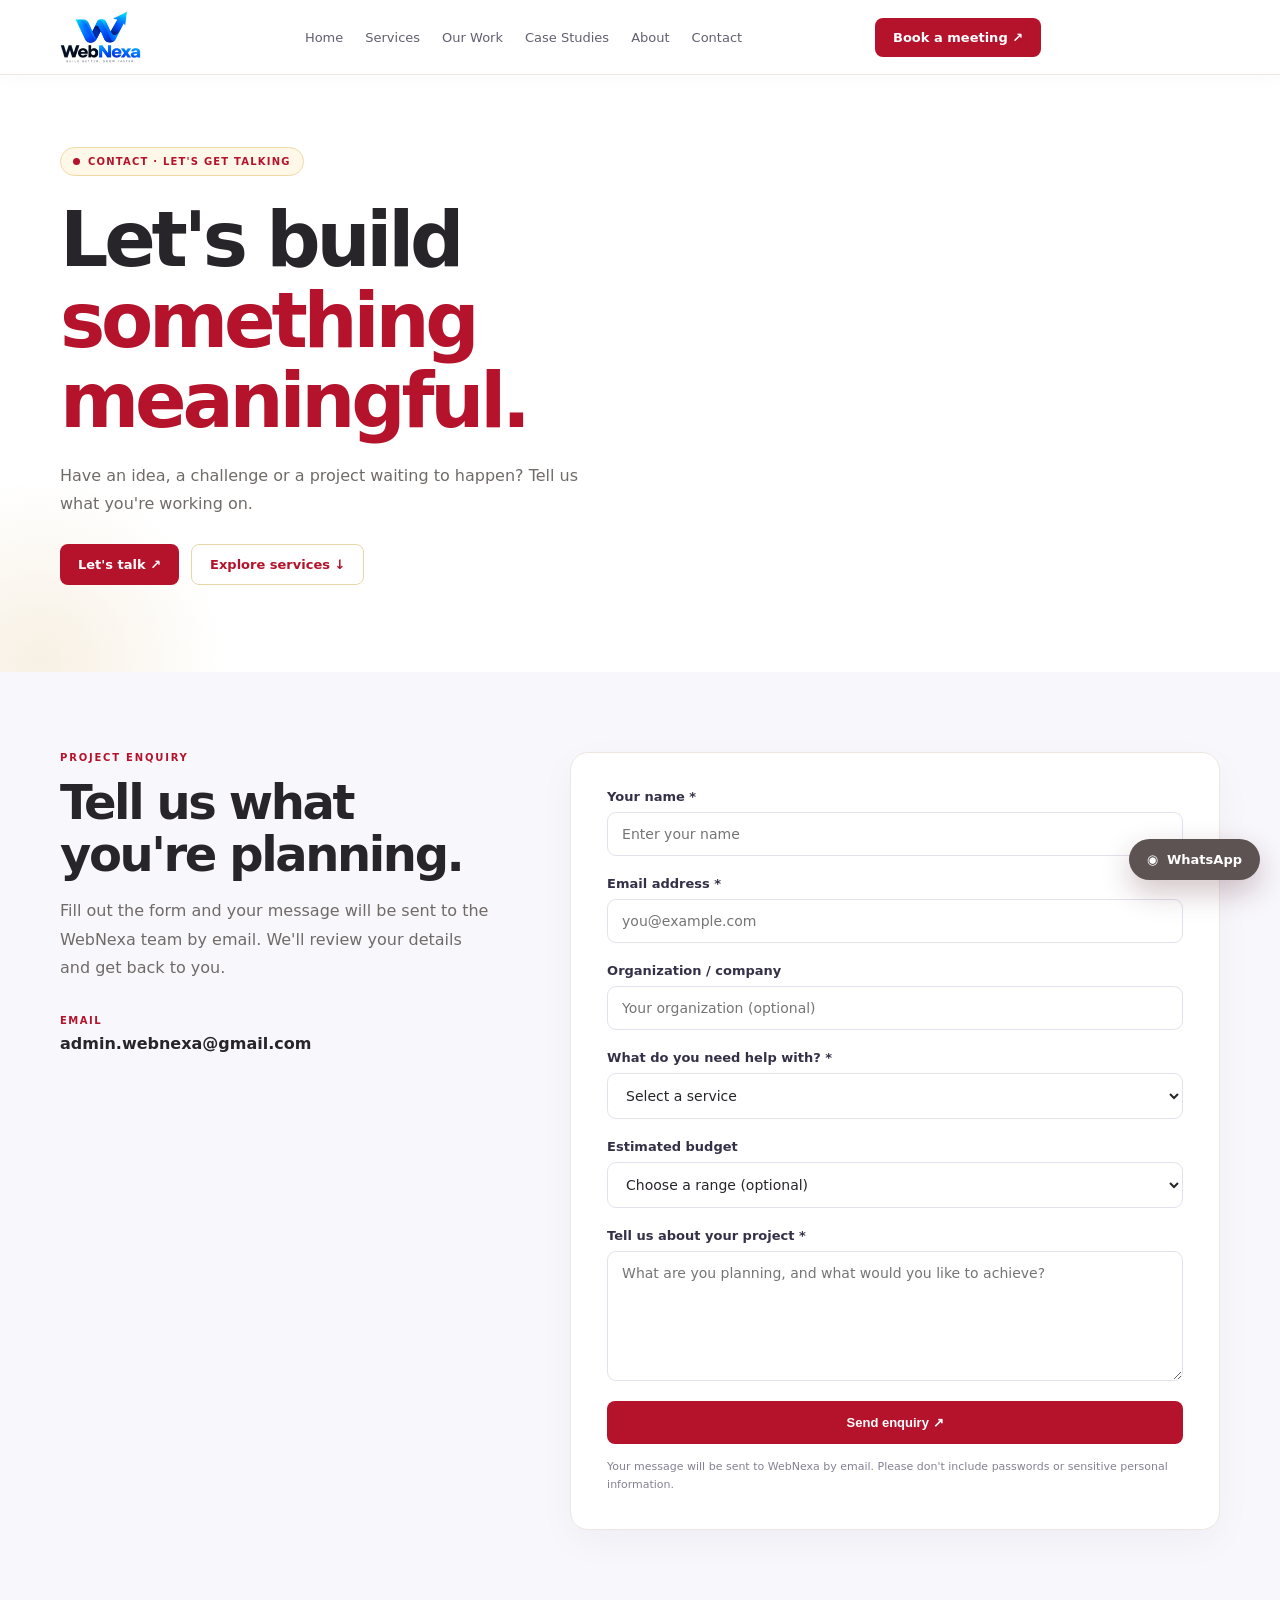
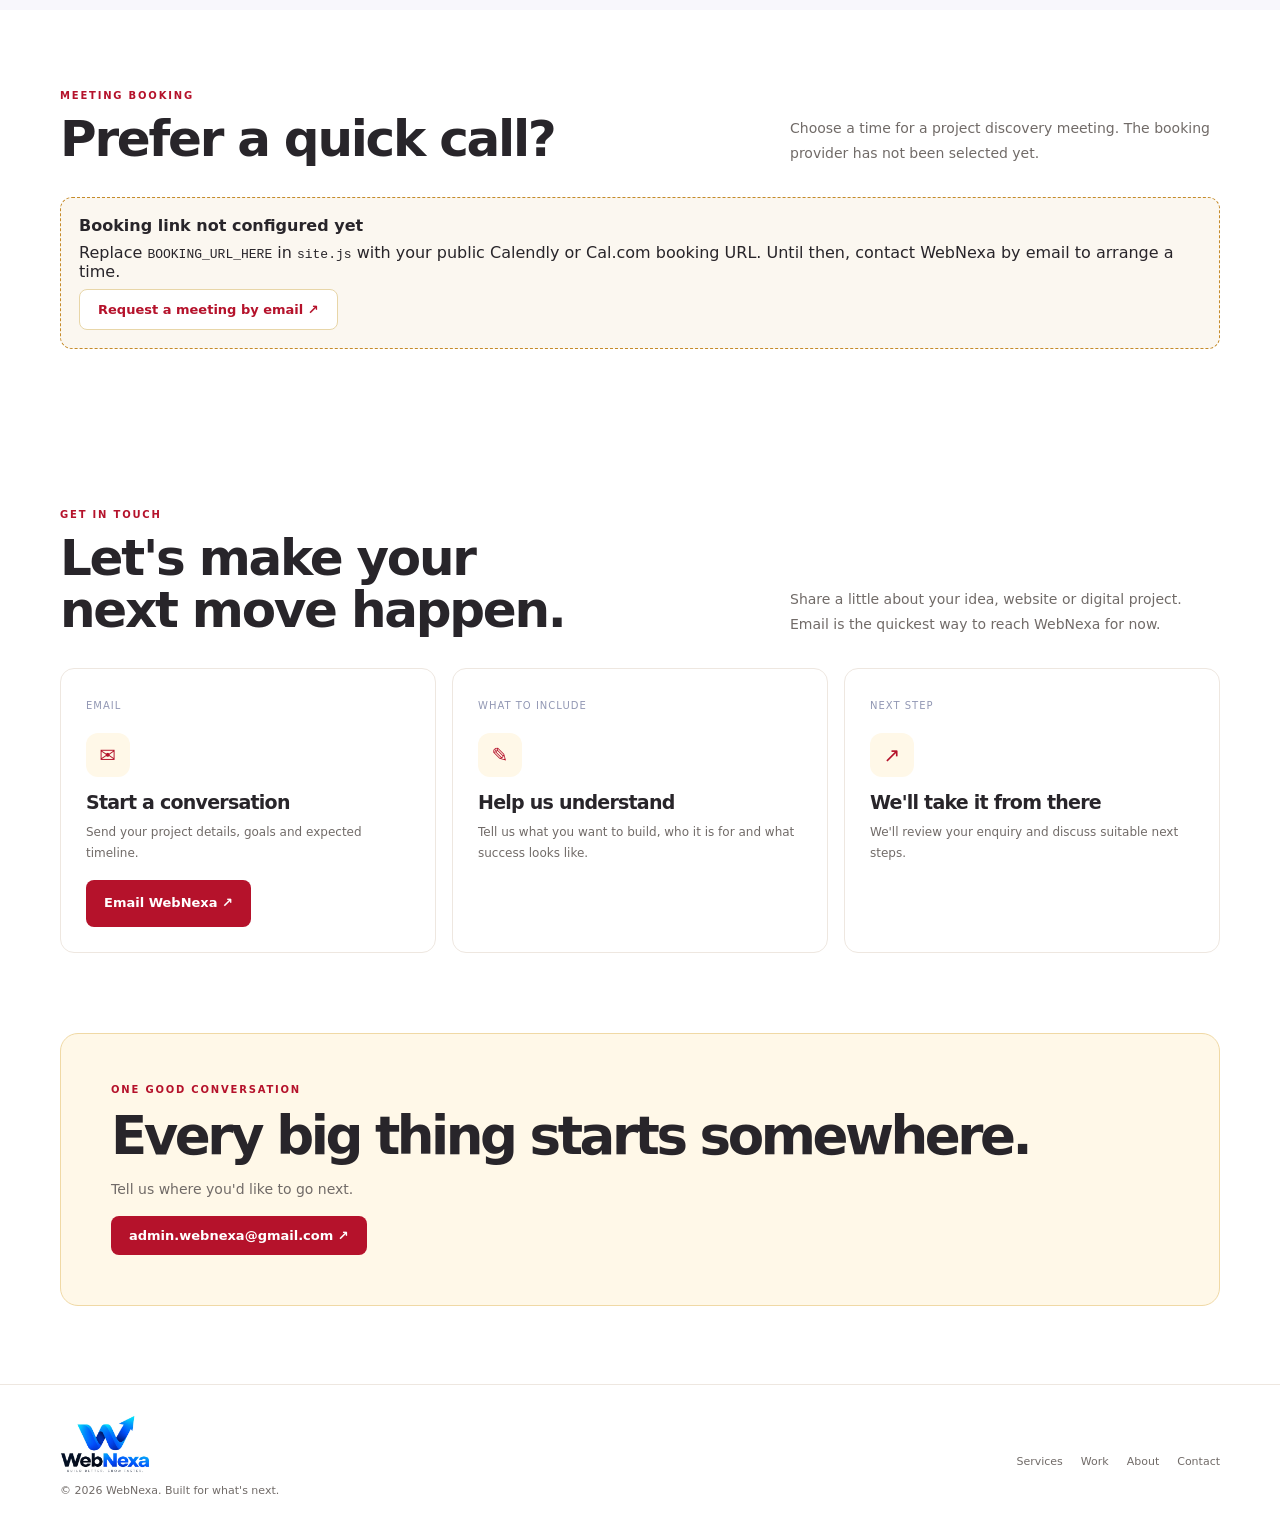
<file: contact.html>
<!doctype html><html lang="en"><head><meta charset="utf-8"><meta name="viewport" content="width=device-width,initial-scale=1"><title>Contact & Book a Meeting | WebNexa</title><meta name="description" content="Send a project enquiry to WebNexa or use the meeting booking link when it has been configured."><meta property="og:site_name" content="WebNexa"><meta property="og:title" content="Contact & Book a Meeting | WebNexa"><meta property="og:description" content="Send a project enquiry to WebNexa or use the meeting booking link when it has been configured."><meta property="og:type" content="website"><meta name="twitter:card" content="summary"><meta name="theme-color" content="#B5122B"><link rel="icon" href="favicon.svg" type="image/svg+xml"><link rel="stylesheet" href="style.css">
<style>
.contact-form-section { background: #f8f7fc; }
.contact-form-layout { display:grid; grid-template-columns:minmax(0,.8fr) minmax(0,1.2fr); gap:clamp(28px,6vw,80px); align-items:start; }
.contact-form-intro h2 { font-size:clamp(32px,4vw,48px); line-height:1.08; letter-spacing:-.05em; margin:14px 0; color:#28252A; }
.contact-form-intro > p { color:#716B68; line-height:1.8; max-width:430px; }
.contact-detail { margin-top:32px; display:grid; gap:8px; }
.contact-detail-label { color:#B5122B; font-size:10px; font-weight:800; letter-spacing:.15em; }
.contact-detail a { color:#28252A; font-weight:650; }
.contact-form { background:#fff; border:1px solid #EEE7E0; border-radius:18px; padding:clamp(22px,4vw,36px); box-shadow:0 12px 36px rgba(37,34,56,.04); }
.form-row { display:grid; gap:8px; margin-bottom:20px; }
.form-row label { color:#343047; font-size:13px; font-weight:650; }
.form-row input, .form-row select, .form-row textarea { width:100%; padding:13px 14px; border:1px solid #e4e1ee; border-radius:9px; background:#fff; color:#28252A; font:inherit; font-size:14px; outline:none; }
.form-row input:focus, .form-row select:focus, .form-row textarea:focus { border-color:#C58B2A; box-shadow:0 0 0 3px rgba(98,85,217,.1); }
.form-row textarea { resize:vertical; min-height:130px; }
.contact-submit { width:100%; padding:14px 18px; }
.form-note { margin:14px 0 0; font-size:11px; color:#858194; line-height:1.6; }
@media(max-width:760px) { .contact-form-layout { grid-template-columns:1fr; } }
</style>
<script type="application/ld+json">{"@context":"https://schema.org","@type":"Organization","name":"WebNexa","email":"admin.webnexa@gmail.com","description":"WebNexa creates websites, digital experiences and brand identities."}</script></head><body><header class="topbar"><div class="wrap nav"><a class="brand" href="index.html" aria-label="WebNexa home"><img class="brand-logo" src="webnexa-logo.png" alt="WebNexa — Build, Connect, Grow"></a><nav class="navlinks" id="navlinks"><a href="index.html">Home</a><a href="services.html">Services</a><a href="work.html">Our Work</a><a href="case-studies.html">Case Studies</a><a href="about.html">About</a><a href="contact.html">Contact</a></nav><a class="navcta" href="contact.html#booking">Book a meeting ↗</a><button class="theme-toggle" id="theme-toggle" type="button" aria-label="Switch color theme" title="Switch color theme">◐</button><button class="menu" id="menu" aria-label="Toggle menu">☰</button></div></header><main><section class="hero"><div class="wrap hero-grid"><div><div class="eyebrow"><span class="pulse"></span>Contact · Let's get talking</div><h1>Let's build<br><span class="grad">something meaningful.</span></h1><p>Have an idea, a challenge or a project waiting to happen? Tell us what you're working on.</p><div class="hero-actions"><a class="btn" href="contact.html">Let's talk ↗</a><a class="btn secondary" href="services.html">Explore services ↓</a></div></div><div class="visual"><div class="orbit"></div><div class="orb"></div><div class="floatcard fc1"><span>DESIGN + DEVELOPMENT</span><b>Made to matter.</b></div><div class="floatcard fc2"><span>WEBNEXA STUDIO</span><b>Build what's next ↗</b></div></div></div></section>
<section class="section contact-form-section">
  <div class="wrap contact-form-layout">
    <div class="contact-form-intro">
      <div class="kicker">PROJECT ENQUIRY</div>
      <h2>Tell us what you're planning.</h2>
      <p>Fill out the form and your message will be sent to the WebNexa team by email. We'll review your details and get back to you.</p>
      <div class="contact-detail">
        <span class="contact-detail-label">EMAIL</span>
        <a href="mailto:admin.webnexa@gmail.com">admin.webnexa@gmail.com</a>
      </div>
    </div>
    <form class="contact-form" action="https://formsubmit.co/admin.webnexa@gmail.com" method="POST">
      <input type="hidden" name="_subject" value="New WebNexa website enquiry">
      <input type="hidden" name="_template" value="table">
      <input type="hidden" name="_captcha" value="true">
      <input type="text" name="_honey" style="display:none" tabindex="-1" autocomplete="off">
      <div class="form-row">
        <label for="contact-name">Your name *</label>
        <input id="contact-name" name="name" type="text" placeholder="Enter your name" required>
      </div>
      <div class="form-row">
        <label for="contact-email">Email address *</label>
        <input id="contact-email" name="email" type="email" placeholder="you@example.com" required>
      </div>
      <div class="form-row">
        <label for="contact-company">Organization / company</label>
        <input id="contact-company" name="organization" type="text" placeholder="Your organization (optional)">
      </div>
      <div class="form-row">
        <label for="contact-service">What do you need help with? *</label>
        <select id="contact-service" name="service" required>
          <option value="" disabled selected>Select a service</option>
          <option>Website design and development</option>
          <option>UI/UX design</option>
          <option>Brand identity</option>
          <option>Digital solutions</option>
          <option>Other / not sure yet</option>
        </select>
      </div>
      <div class="form-row">
        <label for="contact-budget">Estimated budget</label>
        <select id="contact-budget" name="budget">
          <option value="" selected>Choose a range (optional)</option>
          <option>Under ₹5,000</option><option>₹5,000–₹15,000</option><option>₹15,000–₹50,000</option><option>₹50,000+</option><option>Need guidance</option>
        </select>
      </div>
      <div class="form-row">
        <label for="contact-message">Tell us about your project *</label>
        <textarea id="contact-message" name="message" rows="5" placeholder="What are you planning, and what would you like to achieve?" required></textarea>
      </div>
      <button class="btn contact-submit" type="submit">Send enquiry ↗</button>
      <p class="form-note">Your message will be sent to WebNexa by email. Please don't include passwords or sensitive personal information.</p>
    </form>
  </div>
</section>

<section class="section" id="booking"><div class="wrap"><div class="section-head reveal"><div><div class="kicker">MEETING BOOKING</div><h2>Prefer a quick call?</h2></div><p>Choose a time for a project discovery meeting. The booking provider has not been selected yet.</p></div>
<div class="booking-placeholder"><strong>Booking link not configured yet</strong><p>Replace <code>BOOKING_URL_HERE</code> in <code>site.js</code> with your public Calendly or Cal.com booking URL. Until then, contact WebNexa by email to arrange a time.</p><p><a class="btn secondary" href="mailto:admin.webnexa@gmail.com?subject=WebNexa%20meeting%20request">Request a meeting by email ↗</a></p></div>
</div></section>
<section class="section"><div class="wrap"><div class="section-head reveal"><div><div class="kicker">Get in touch</div><h2>Let's make your<br>next move happen.</h2></div><p>Share a little about your idea, website or digital project. Email is the quickest way to reach WebNexa for now.</p></div><div class="cards"><article class="card reveal"><span class="num">EMAIL</span><div class="ico">✉</div><h3>Start a conversation</h3><p>Send your project details, goals and expected timeline.</p><p style="margin-top:16px"><a class="btn" href="mailto:admin.webnexa@gmail.com?subject=Project%20enquiry%20for%20WebNexa">Email WebNexa ↗</a></p></article><article class="card reveal"><span class="num">WHAT TO INCLUDE</span><div class="ico">✎</div><h3>Help us understand</h3><p>Tell us what you want to build, who it is for and what success looks like.</p></article><article class="card reveal"><span class="num">NEXT STEP</span><div class="ico">↗</div><h3>We'll take it from there</h3><p>We'll review your enquiry and discuss suitable next steps.</p></article></div></div></section><section class="cta"><div class="wrap"><div class="cta-box reveal"><div class="kicker" style="color:#B5122B">ONE GOOD CONVERSATION</div><h2>Every big thing starts somewhere.</h2><p>Tell us where you'd like to go next.</p><a class="btn" href="mailto:admin.webnexa@gmail.com?subject=Project%20enquiry%20for%20WebNexa">admin.webnexa@gmail.com ↗</a></div></div></section></main><footer><div class="wrap foot"><div><a class="brand" href="index.html" aria-label="WebNexa home"><img class="brand-logo" src="webnexa-logo.png" alt="WebNexa — Build, Connect, Grow"></a><p>© <span id="year"></span> WebNexa. Built for what's next.</p></div><div class="footlinks"><a href="services.html">Services</a><a href="work.html">Work</a><a href="about.html">About</a><a href="contact.html">Contact</a></div></div></footer><a class="whatsapp-float" data-whatsapp-link href="contact.html" aria-label="Contact WebNexa on WhatsApp"><span aria-hidden="true">◉</span> WhatsApp</a><script src="site.js"></script></body></html>
</file>
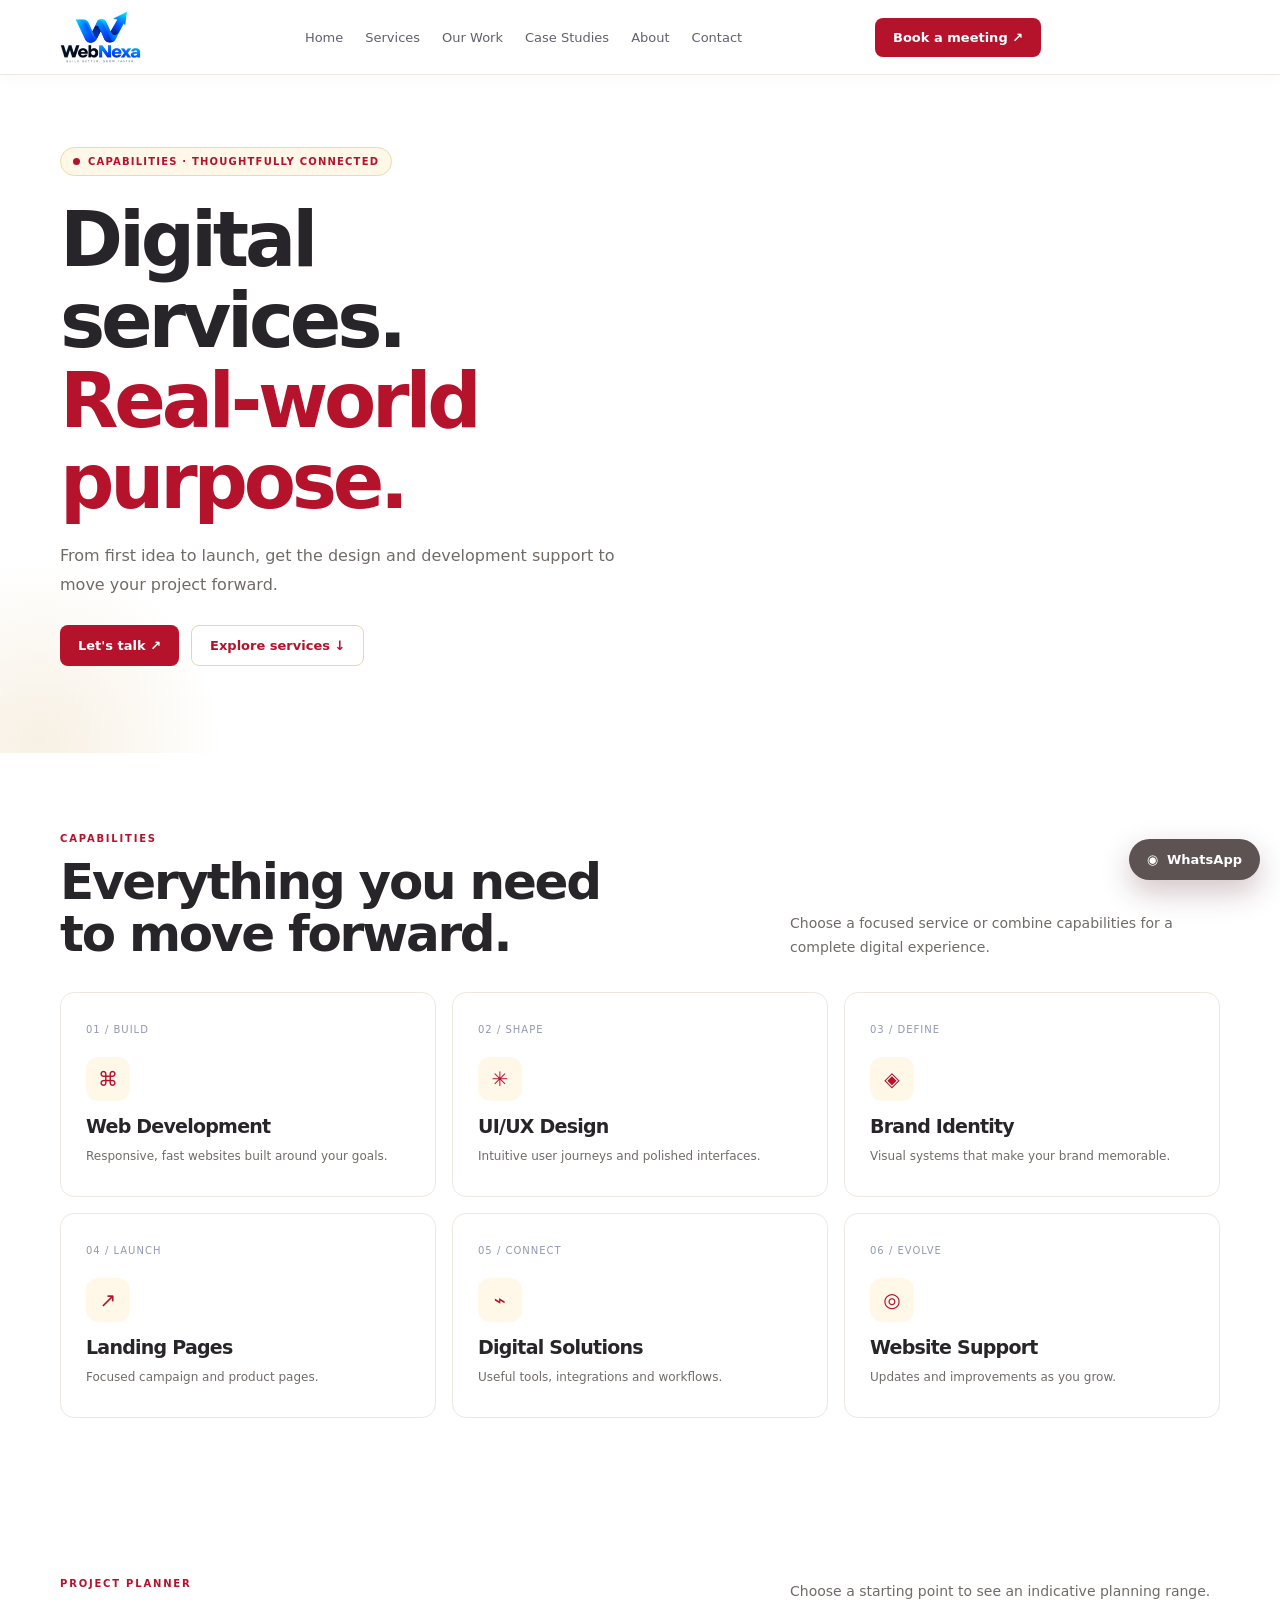
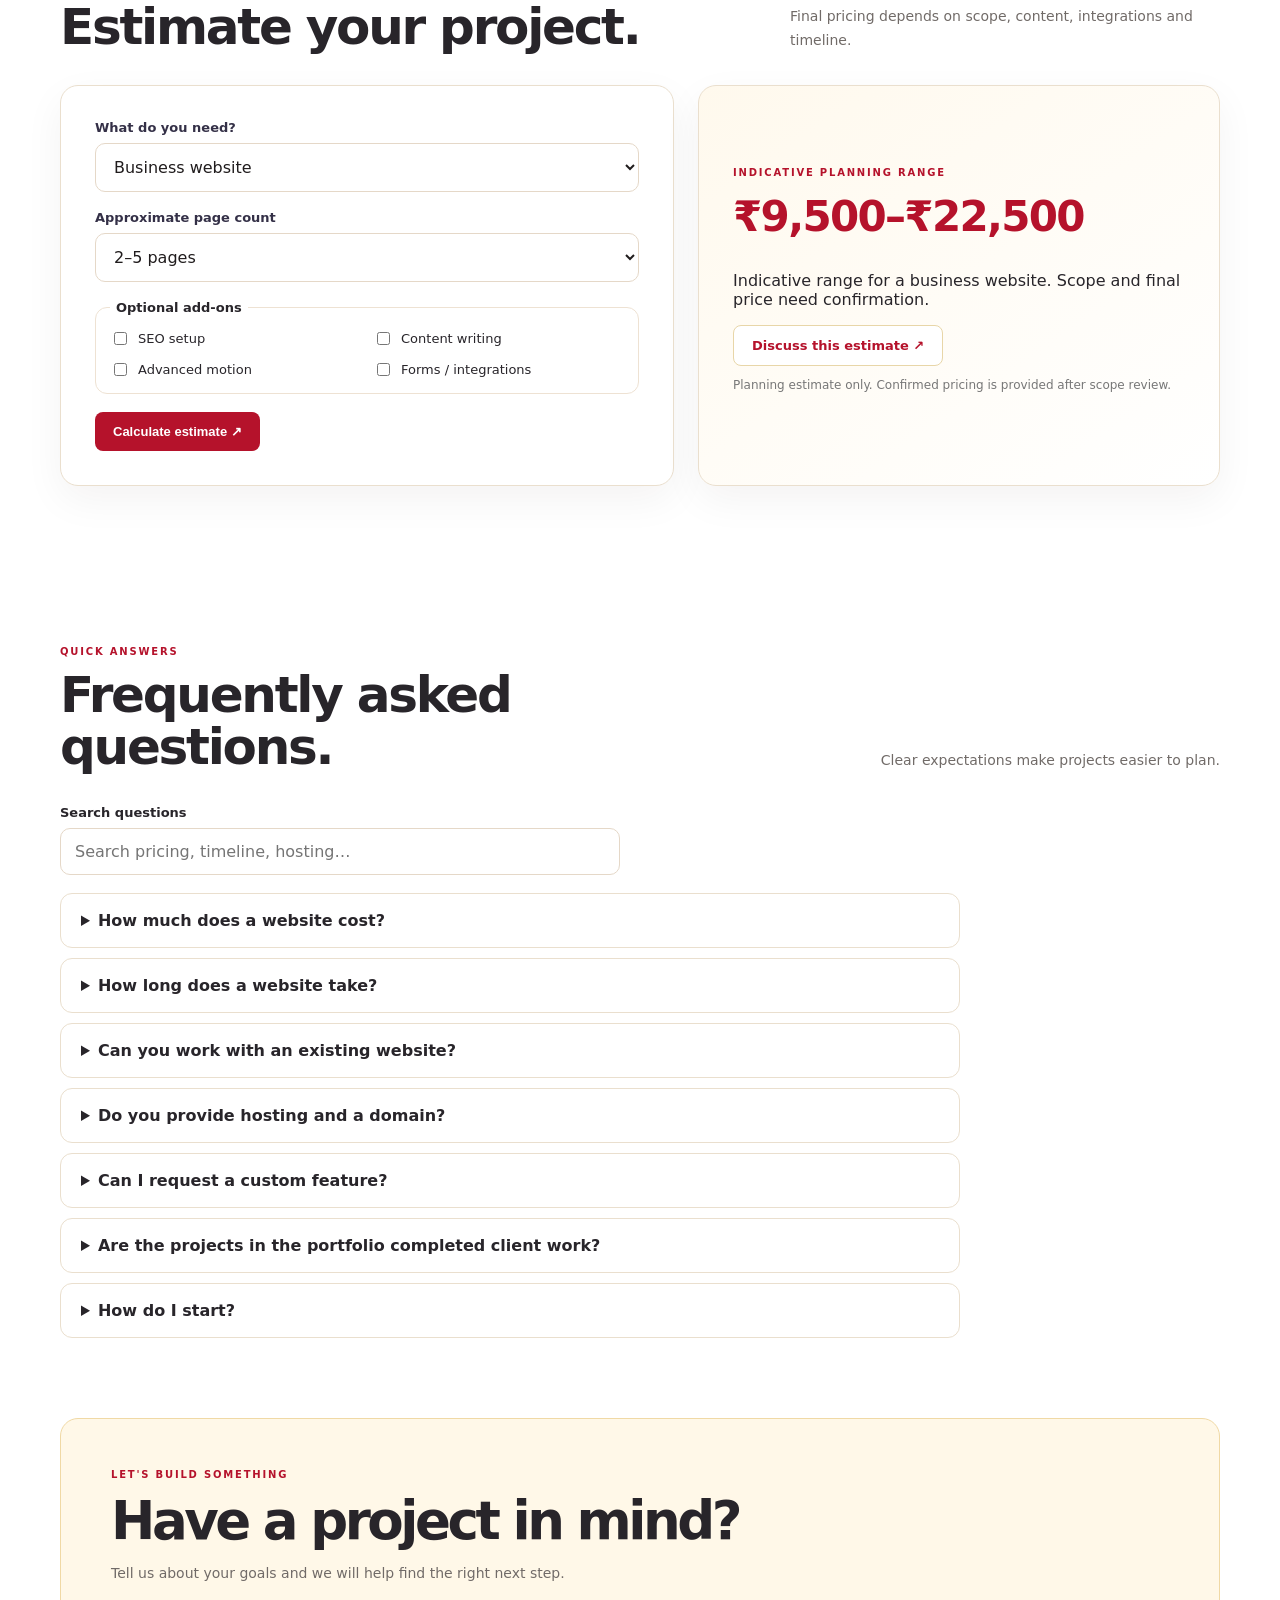
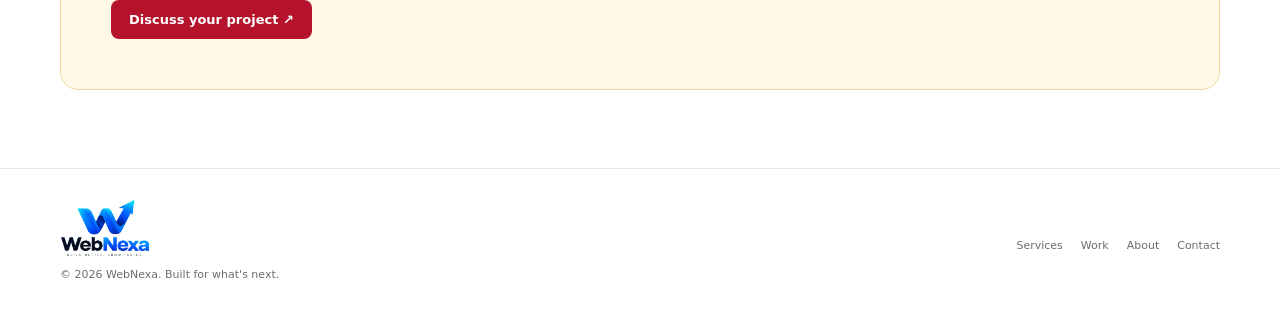
<file: services.html>
<!doctype html><html lang="en"><head><meta charset="utf-8"><meta name="viewport" content="width=device-width,initial-scale=1"><title>Services | WebNexa</title><meta name="description" content="Explore WebNexa services: website development, UI/UX design, brand identity, landing pages and website support."><meta property="og:site_name" content="WebNexa"><meta property="og:title" content="Services | WebNexa"><meta property="og:description" content="Explore WebNexa services: website development, UI/UX design, brand identity, landing pages and website support."><meta property="og:type" content="website"><meta name="twitter:card" content="summary"><meta name="theme-color" content="#B5122B"><link rel="icon" href="favicon.svg" type="image/svg+xml"><link rel="stylesheet" href="style.css"><script type="application/ld+json">{"@context":"https://schema.org","@type":"Organization","name":"WebNexa","email":"admin.webnexa@gmail.com","description":"WebNexa creates websites, digital experiences and brand identities."}</script></head><body><header class="topbar"><div class="wrap nav"><a class="brand" href="index.html" aria-label="WebNexa home"><img class="brand-logo" src="webnexa-logo.png" alt="WebNexa — Build, Connect, Grow"></a><nav class="navlinks" id="navlinks"><a href="index.html">Home</a><a href="services.html">Services</a><a href="work.html">Our Work</a><a href="case-studies.html">Case Studies</a><a href="about.html">About</a><a href="contact.html">Contact</a></nav><a class="navcta" href="contact.html#booking">Book a meeting ↗</a><button class="theme-toggle" id="theme-toggle" type="button" aria-label="Switch color theme" title="Switch color theme">◐</button><button class="menu" id="menu" aria-label="Toggle menu">☰</button></div></header><main><section class="hero"><div class="wrap hero-grid"><div><div class="eyebrow"><span class="pulse"></span>Capabilities · Thoughtfully connected</div><h1>Digital services.<br><span class="grad">Real-world purpose.</span></h1><p>From first idea to launch, get the design and development support to move your project forward.</p><div class="hero-actions"><a class="btn" href="contact.html">Let's talk ↗</a><a class="btn secondary" href="services.html">Explore services ↓</a></div></div><div class="visual"><div class="orbit"></div><div class="orb"></div><div class="floatcard fc1"><span>DESIGN + DEVELOPMENT</span><b>Made to matter.</b></div><div class="floatcard fc2"><span>WEBNEXA STUDIO</span><b>Build what's next ↗</b></div></div></div></section><section class="section"><div class="wrap"><div class="section-head reveal"><div><div class="kicker">Capabilities</div><h2>Everything you need<br>to move forward.</h2></div><p>Choose a focused service or combine capabilities for a complete digital experience.</p></div><div class="cards"><article class="card reveal"><span class="num">01 / BUILD</span><div class="ico">⌘</div><h3>Web Development</h3><p>Responsive, fast websites built around your goals.</p></article><article class="card reveal"><span class="num">02 / SHAPE</span><div class="ico">✳</div><h3>UI/UX Design</h3><p>Intuitive user journeys and polished interfaces.</p></article><article class="card reveal"><span class="num">03 / DEFINE</span><div class="ico">◈</div><h3>Brand Identity</h3><p>Visual systems that make your brand memorable.</p></article><article class="card reveal"><span class="num">04 / LAUNCH</span><div class="ico">↗</div><h3>Landing Pages</h3><p>Focused campaign and product pages.</p></article><article class="card reveal"><span class="num">05 / CONNECT</span><div class="ico">⌁</div><h3>Digital Solutions</h3><p>Useful tools, integrations and workflows.</p></article><article class="card reveal"><span class="num">06 / EVOLVE</span><div class="ico">◎</div><h3>Website Support</h3><p>Updates and improvements as you grow.</p></article></div></div></section>
<section class="section" id="project-estimator"><div class="wrap">
  <div class="section-head reveal"><div><div class="kicker">PROJECT PLANNER</div><h2>Estimate your project.</h2></div><p>Choose a starting point to see an indicative planning range. Final pricing depends on scope, content, integrations and timeline.</p></div>
  <div class="estimator-layout">
    <form class="estimator-card" id="estimator-form">
      <div class="form-row"><label for="estimate-type">What do you need?</label><select id="estimate-type" required><option value="landing">Landing page</option><option value="business" selected>Business website</option><option value="portfolio">Portfolio website</option><option value="ecommerce">E-commerce storefront</option><option value="webapp">Interactive web application</option><option value="brand">Brand identity package</option></select></div>
      <div class="form-row"><label for="estimate-pages">Approximate page count</label><select id="estimate-pages"><option value="1">1 page</option><option value="5" selected>2–5 pages</option><option value="10">6–10 pages</option><option value="15">11+ pages</option></select></div>
      <fieldset class="estimator-options"><legend>Optional add-ons</legend><label><input type="checkbox" value="seo" data-addon="seo"> SEO setup</label><label><input type="checkbox" value="copy" data-addon="copy"> Content writing</label><label><input type="checkbox" value="motion" data-addon="motion"> Advanced motion</label><label><input type="checkbox" value="forms" data-addon="forms"> Forms / integrations</label></fieldset>
      <button class="btn" type="submit">Calculate estimate ↗</button>
    </form>
    <div class="estimate-result" aria-live="polite"><span class="kicker">INDICATIVE PLANNING RANGE</span><div class="estimate-price" id="estimate-price">₹8,000–₹18,000</div><p id="estimate-summary">A starting estimate for a business website. This is not a binding quote.</p><a class="btn secondary" id="estimate-enquiry" href="contact.html">Discuss this estimate ↗</a><p class="seo-note">Planning estimate only. Confirmed pricing is provided after scope review.</p></div>
  </div>
</div></section>
<section class="section faq-section" id="faq"><div class="wrap"><div class="section-head reveal"><div><div class="kicker">QUICK ANSWERS</div><h2>Frequently asked<br>questions.</h2></div><p>Clear expectations make projects easier to plan.</p></div>
<label class="faq-search-label" for="faq-search">Search questions</label><input class="faq-search" id="faq-search" type="search" placeholder="Search pricing, timeline, hosting…">
<div class="faq-list" id="faq-list">
<details class="faq-item"><summary>How much does a website cost?</summary><p>Pricing depends on page count, content, design complexity and integrations. Use the estimator as a starting point; WebNexa will confirm a scope-specific quote after discussion.</p></details>
<details class="faq-item"><summary>How long does a website take?</summary><p>A simple landing page may take less time than a multi-page or interactive website. Timing depends on scope, feedback and whether content is ready.</p></details>
<details class="faq-item"><summary>Can you work with an existing website?</summary><p>Yes, potential work can include redesigns, responsive improvements, content updates and performance-focused refinements after reviewing the current site.</p></details>
<details class="faq-item"><summary>Do you provide hosting and a domain?</summary><p>Hosting and domain needs are discussed during planning. The current WebNexa showcase itself is designed for static hosting on Cloudflare Pages.</p></details>
<details class="faq-item"><summary>Can I request a custom feature?</summary><p>Yes. Describe the goal in the enquiry form. Features requiring accounts, persistent data or secure admin tools may need an external service or backend.</p></details>
<details class="faq-item"><summary>Are the projects in the portfolio completed client work?</summary><p>The large concept catalogue contains illustrative ideas, not claims of completed client projects. Verified case studies should be added only when project details are confirmed.</p></details>
<details class="faq-item"><summary>How do I start?</summary><p>Send an enquiry with your goal, desired features and timeline. You can also request a meeting through the contact page once a booking provider is configured.</p></details>
</div><p class="faq-empty" id="faq-empty" hidden>No matching questions. Try another search.</p>
</div></section>
<section class="cta"><div class="wrap"><div class="cta-box reveal"><div class="kicker" style="color:#c4d2ff">LET'S BUILD SOMETHING</div><h2>Have a project in mind?</h2><p>Tell us about your goals and we will help find the right next step.</p><a class="btn" href="contact.html">Discuss your project ↗</a></div></div></section></main><footer><div class="wrap foot"><div><a class="brand" href="index.html" aria-label="WebNexa home"><img class="brand-logo" src="webnexa-logo.png" alt="WebNexa — Build, Connect, Grow"></a><p>© <span id="year"></span> WebNexa. Built for what's next.</p></div><div class="footlinks"><a href="services.html">Services</a><a href="work.html">Work</a><a href="about.html">About</a><a href="contact.html">Contact</a></div></div></footer><a class="whatsapp-float" data-whatsapp-link href="contact.html" aria-label="Contact WebNexa on WhatsApp"><span aria-hidden="true">◉</span> WhatsApp</a><script src="site.js"></script></body></html>
</file>
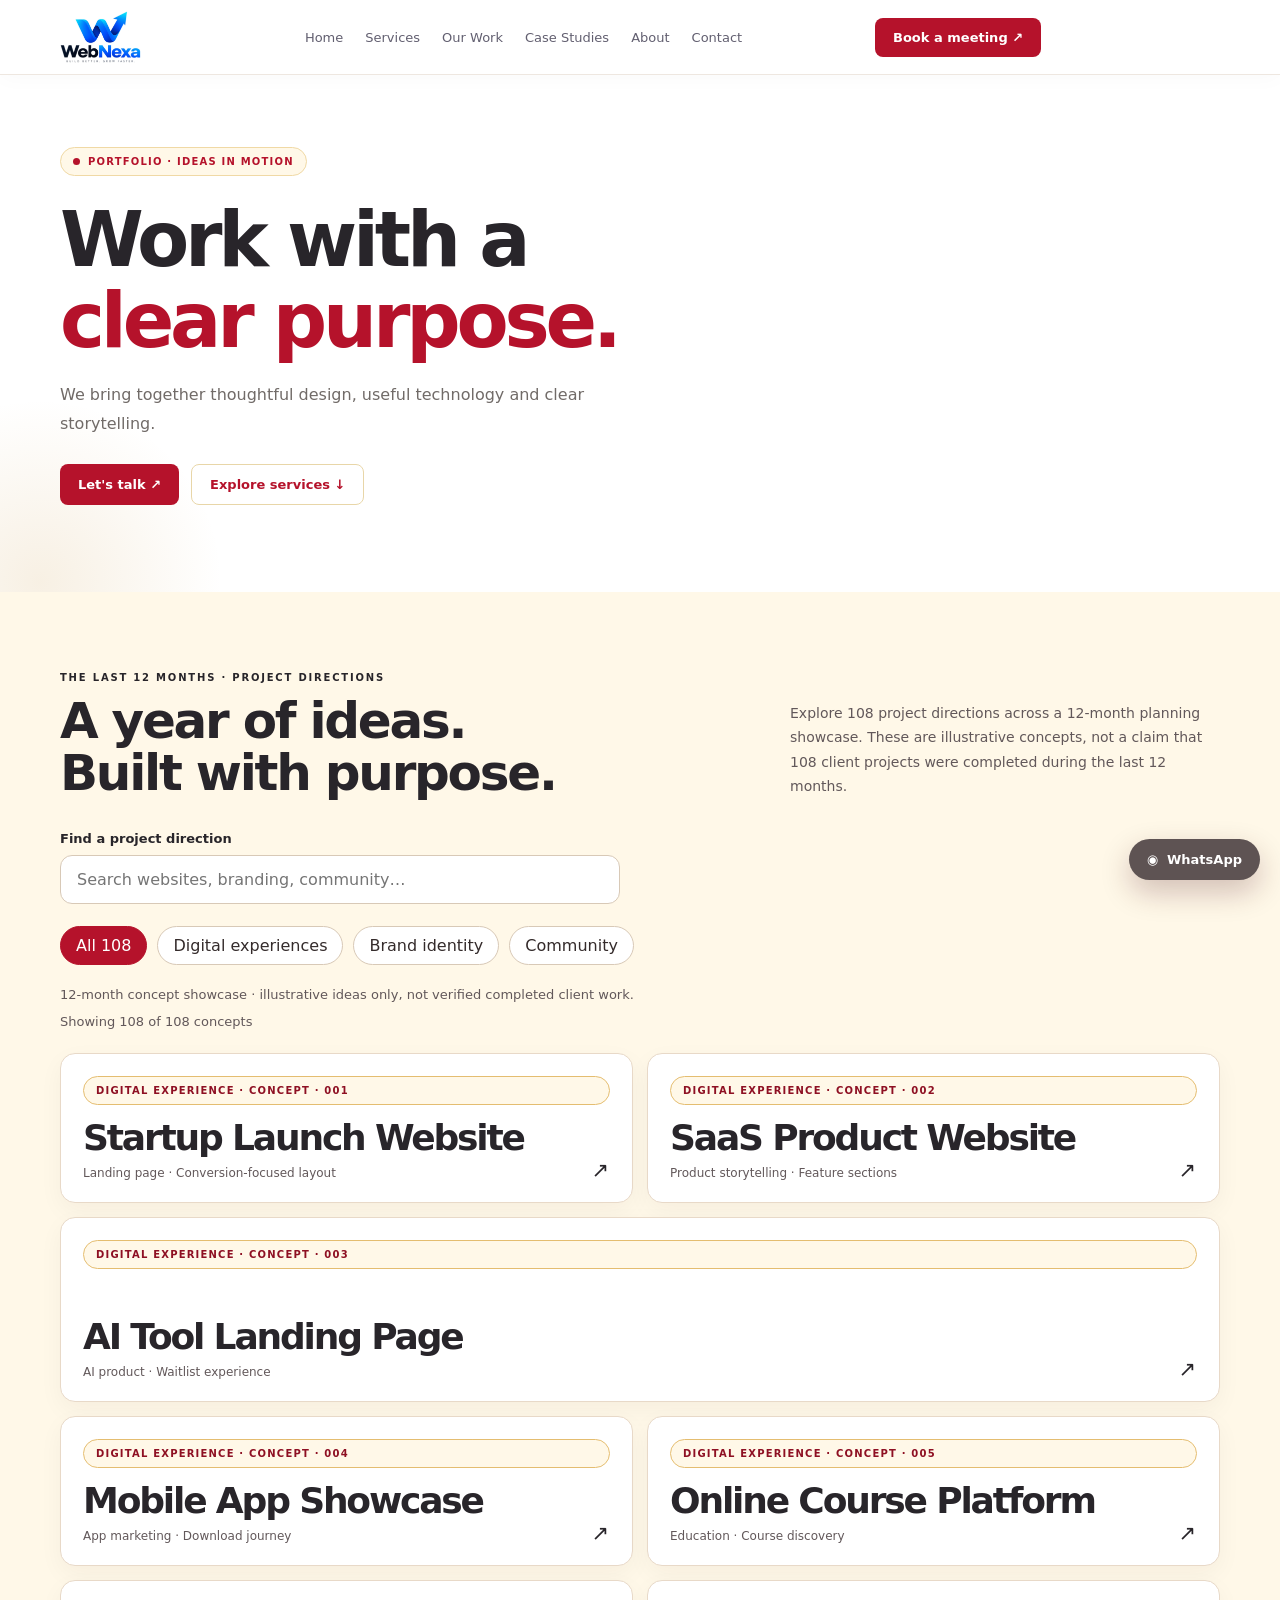
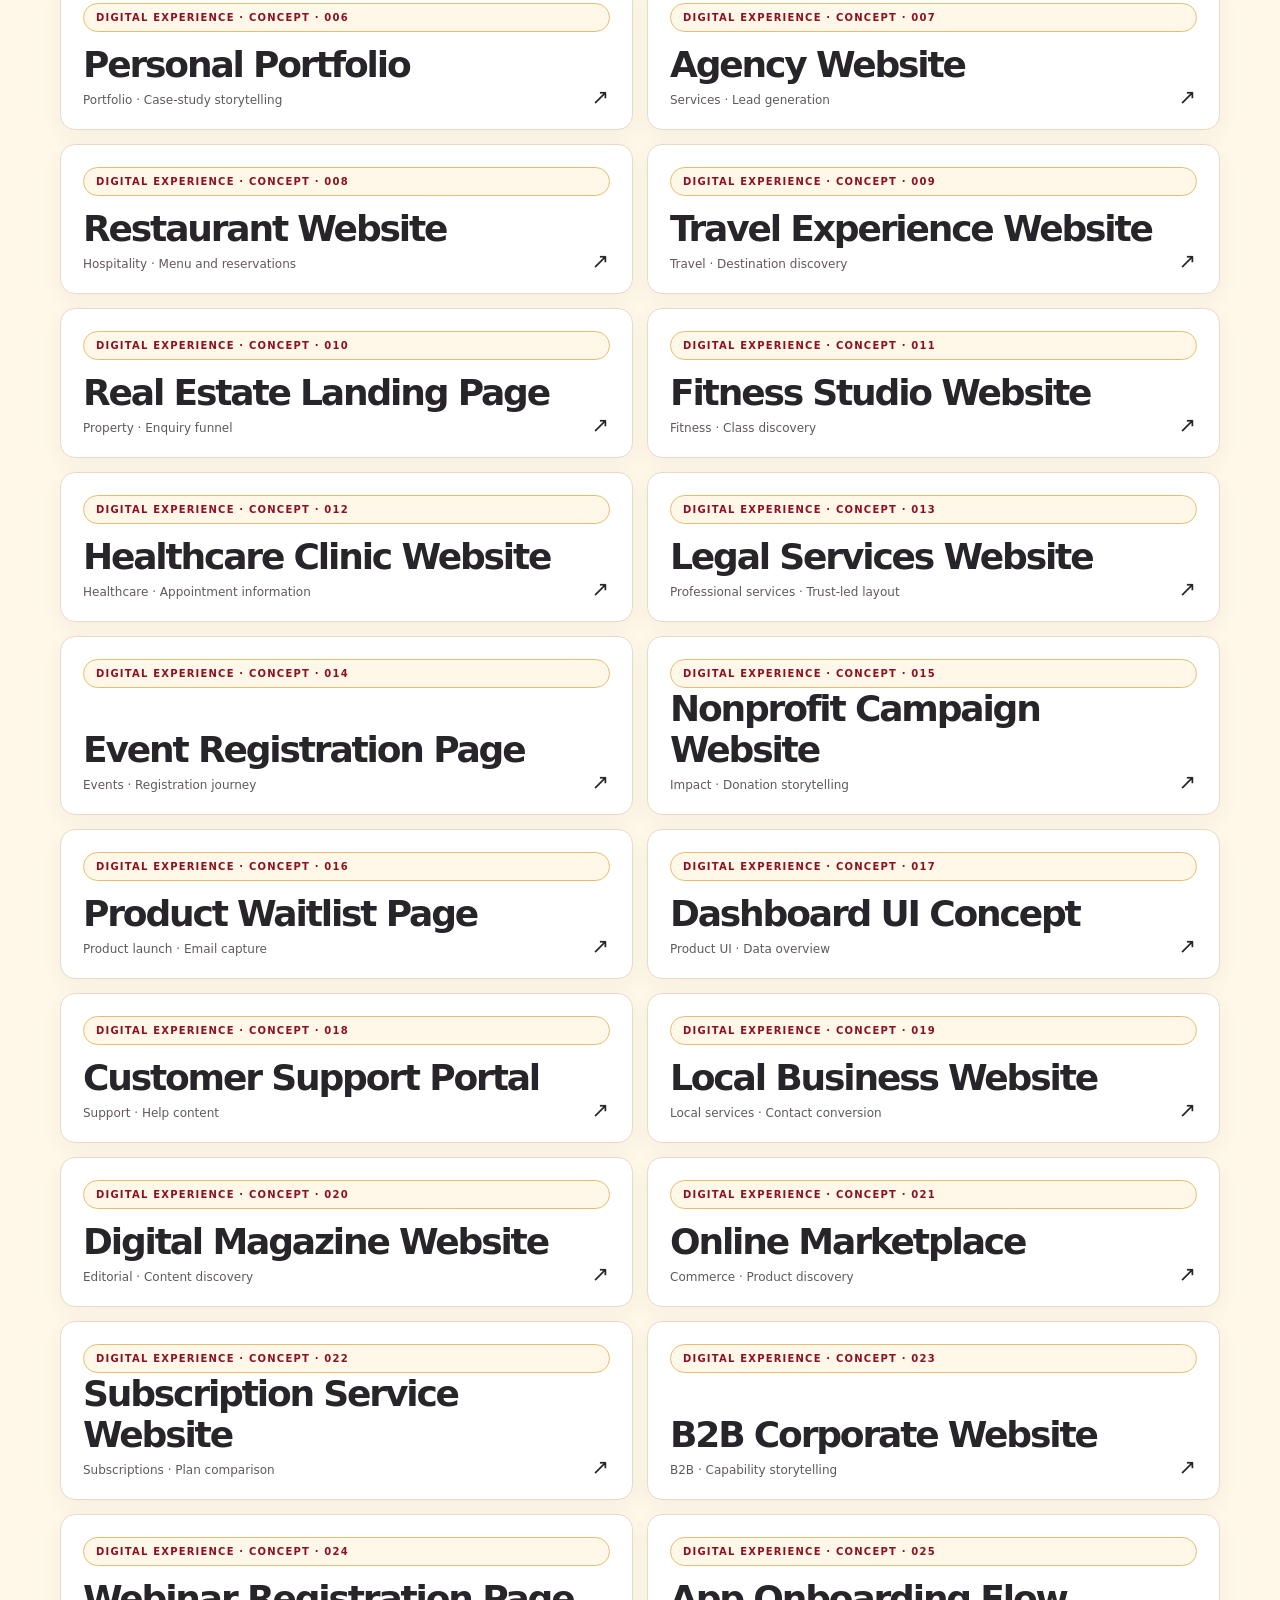
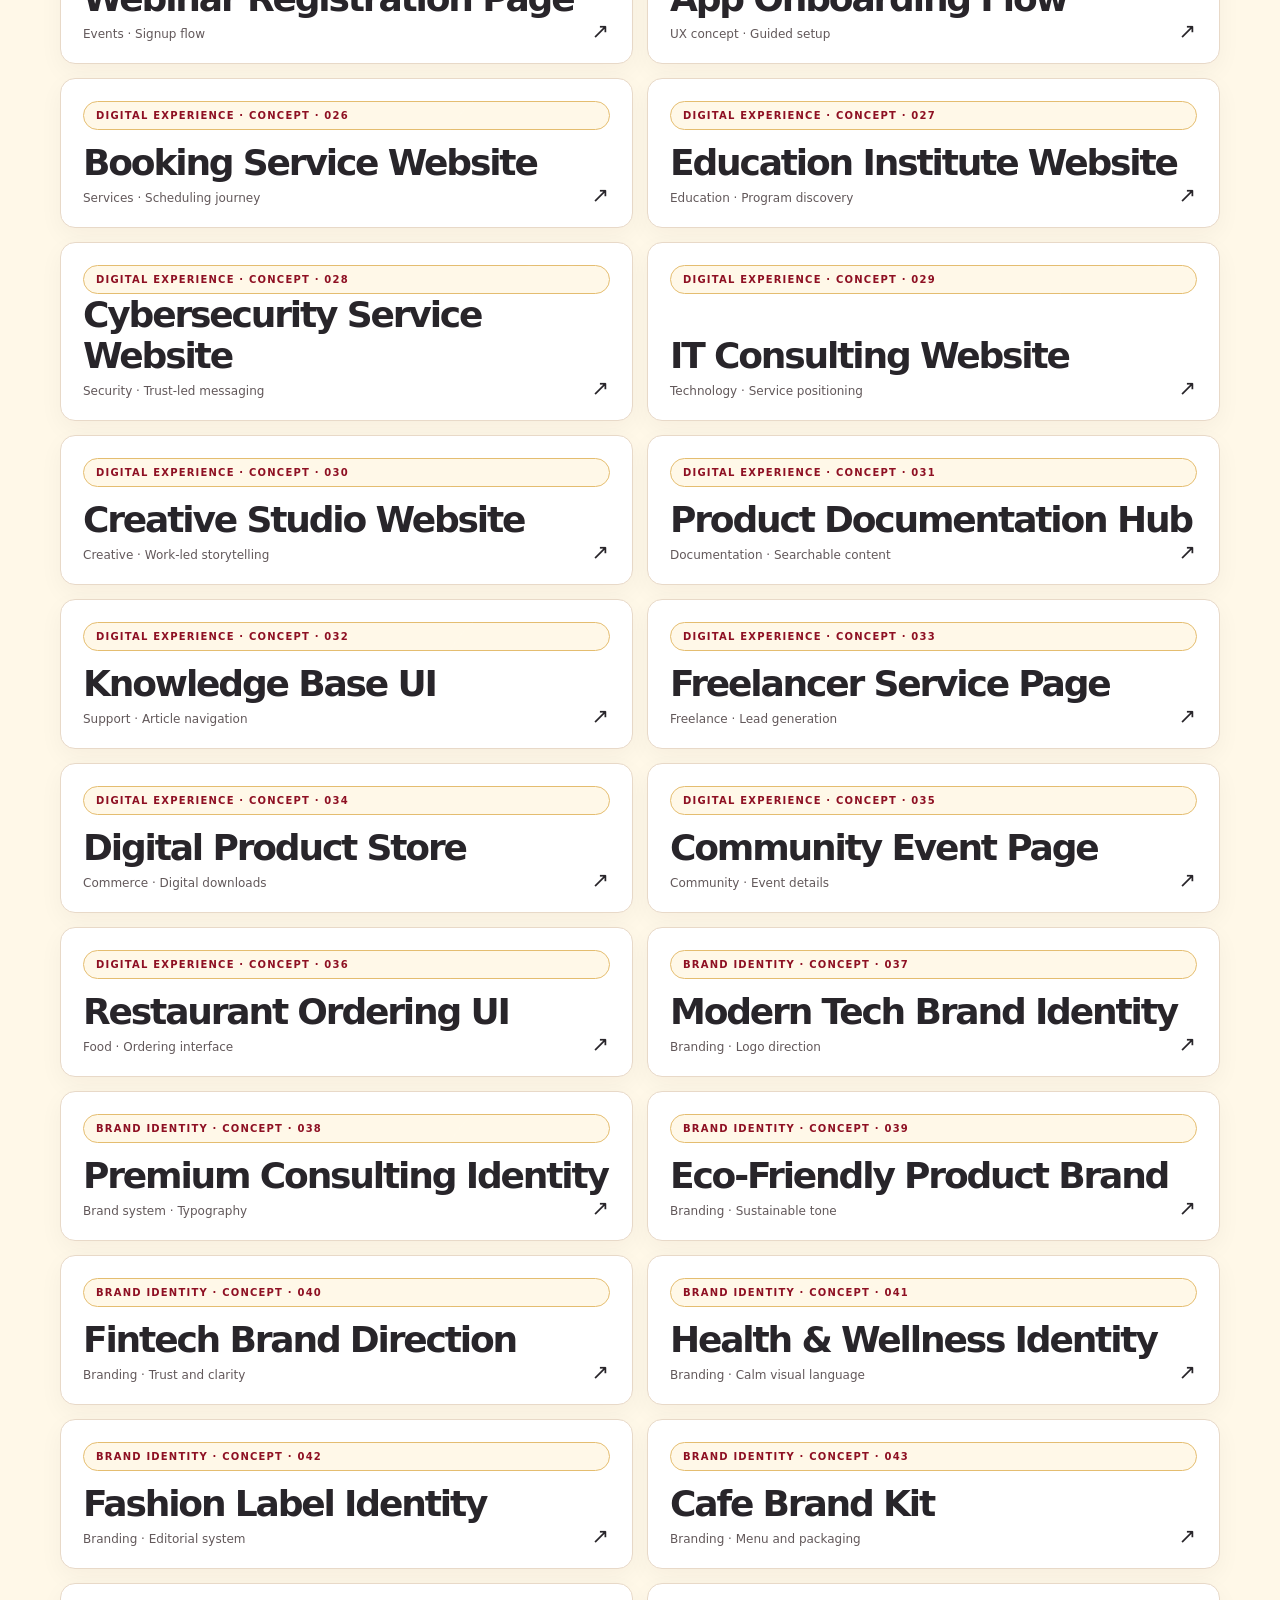
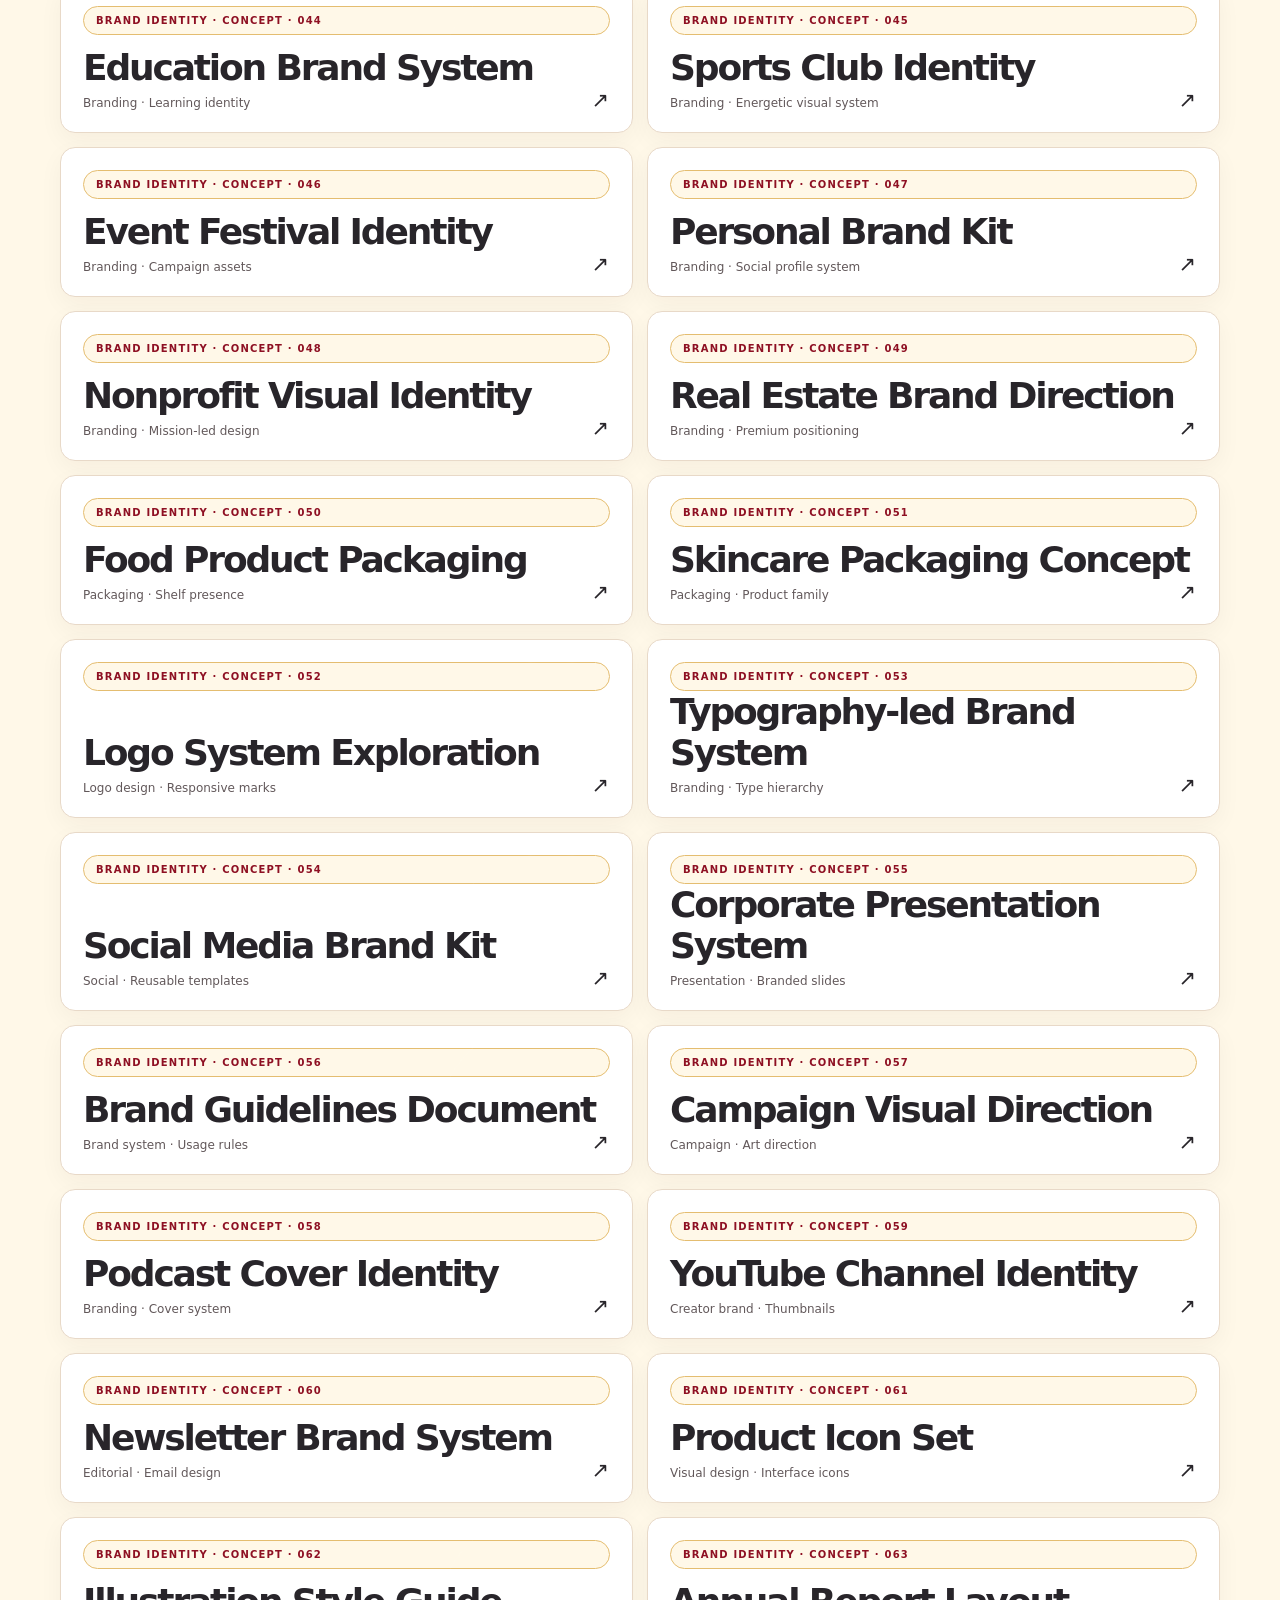
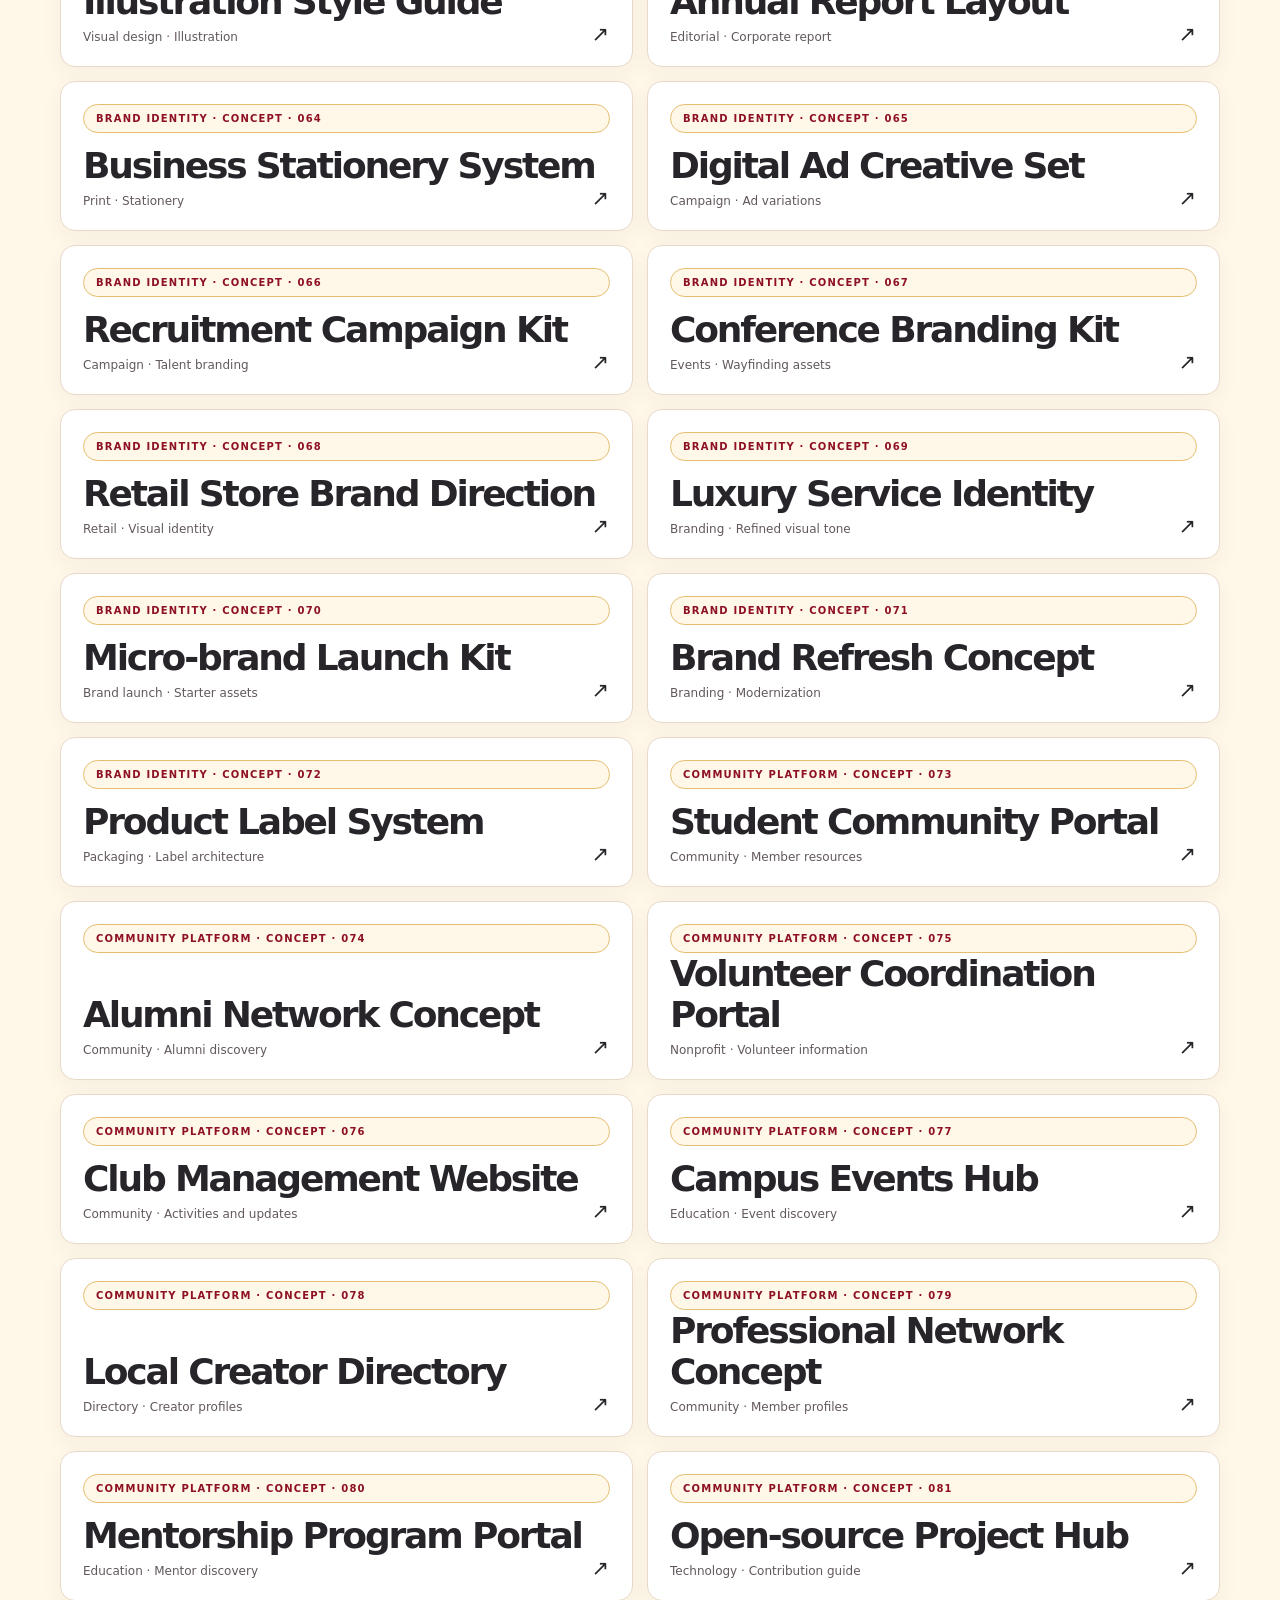
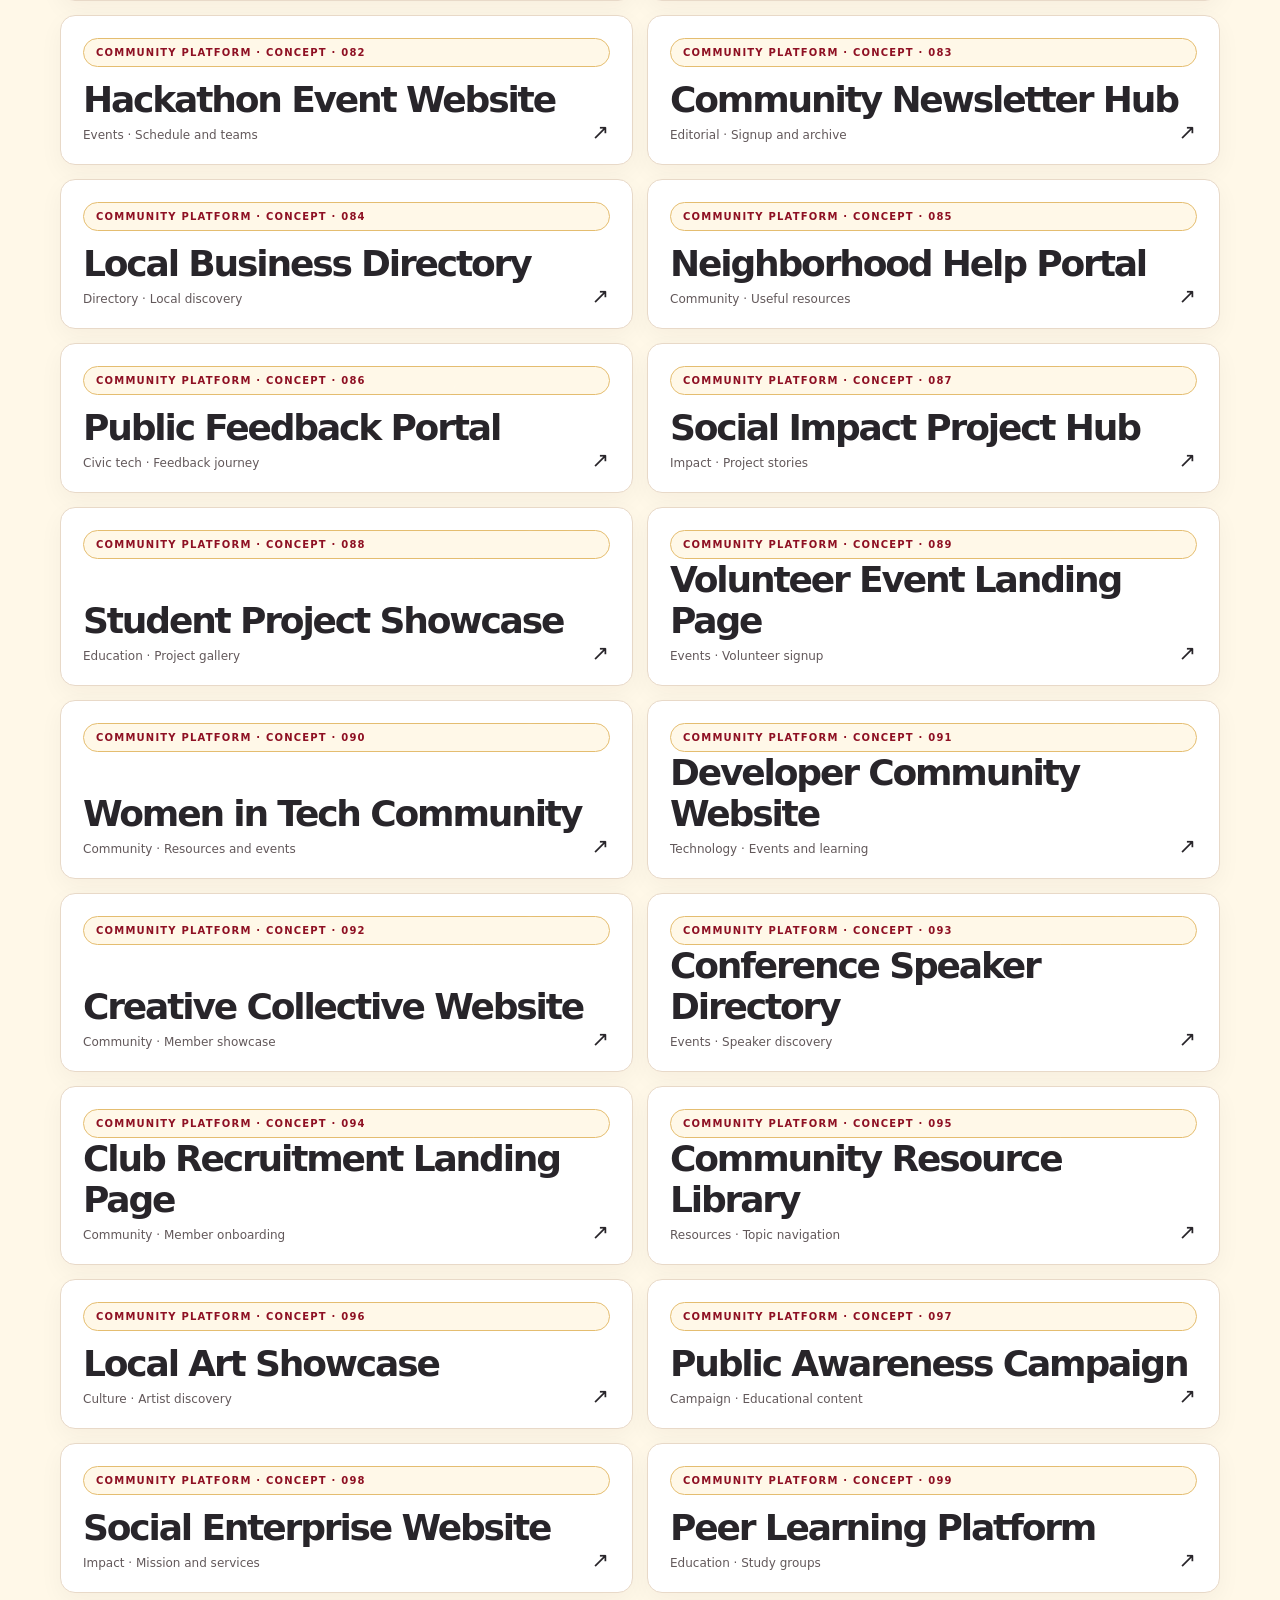
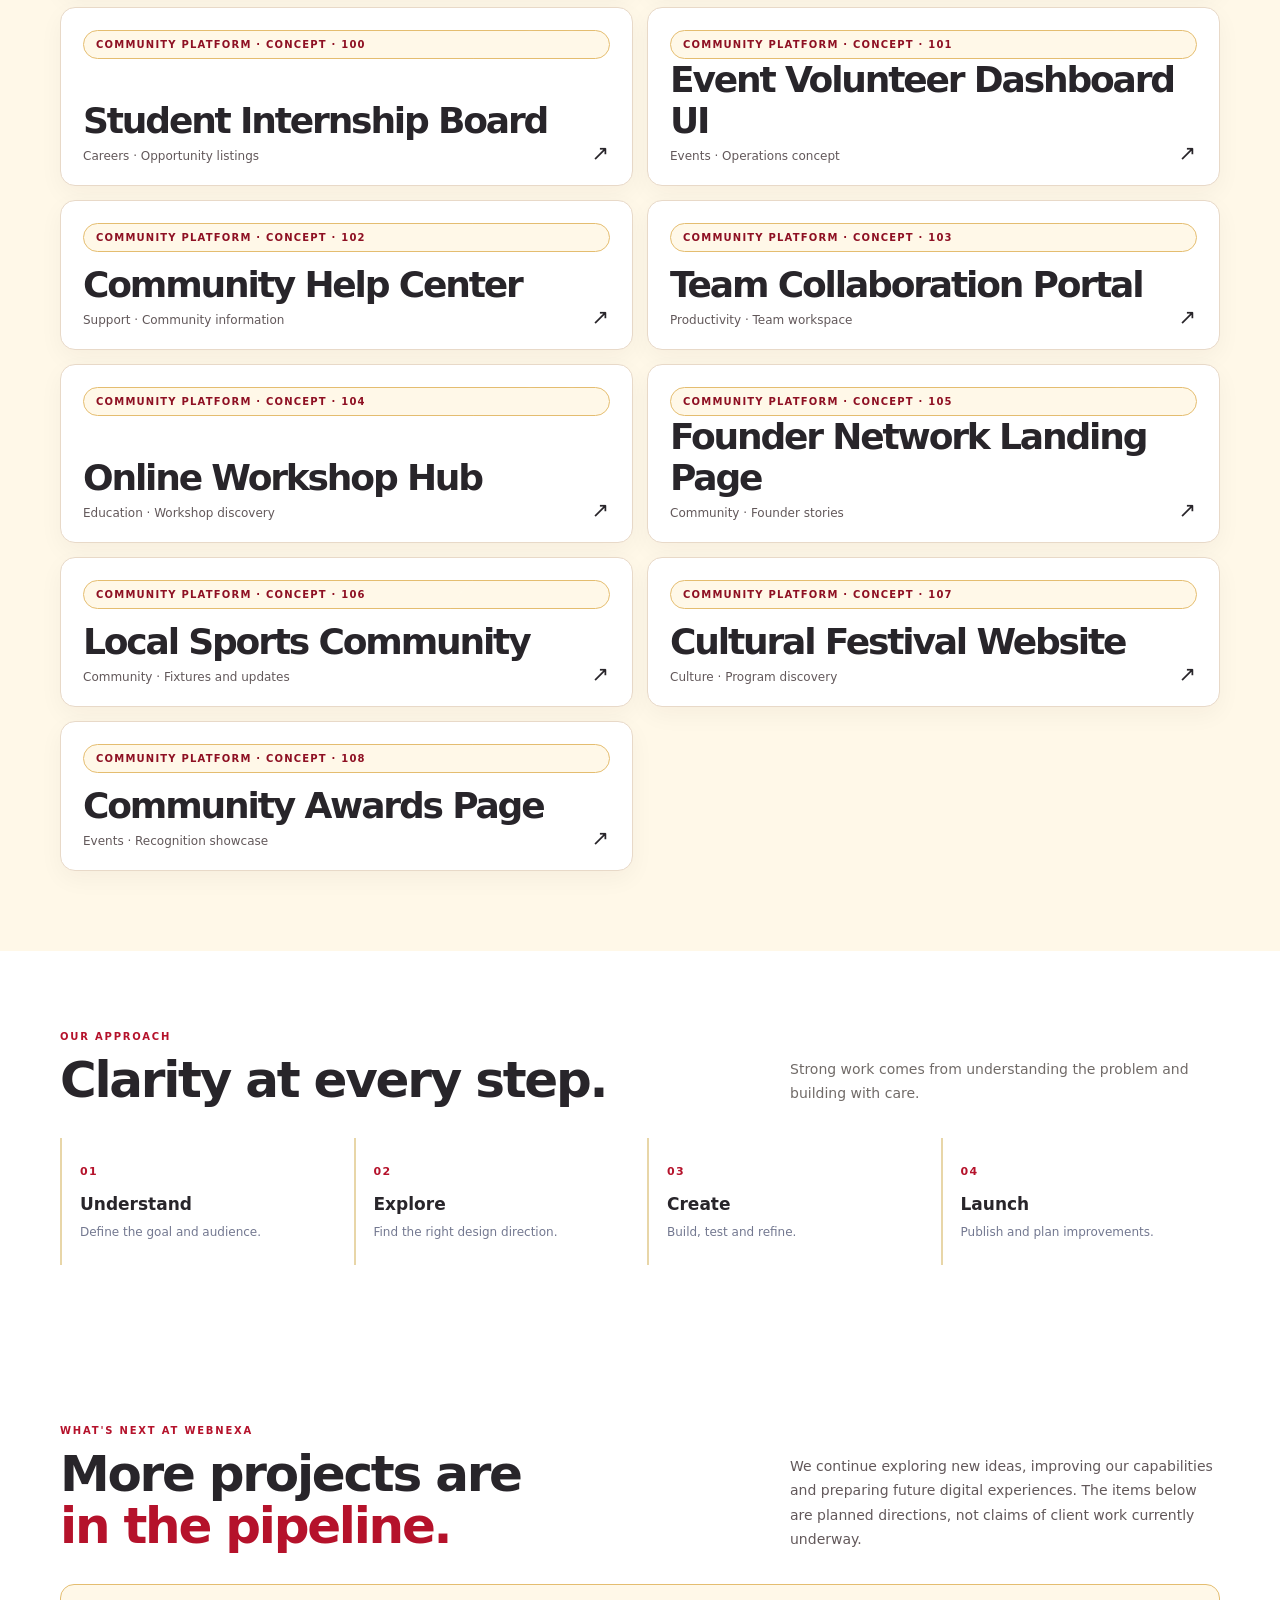
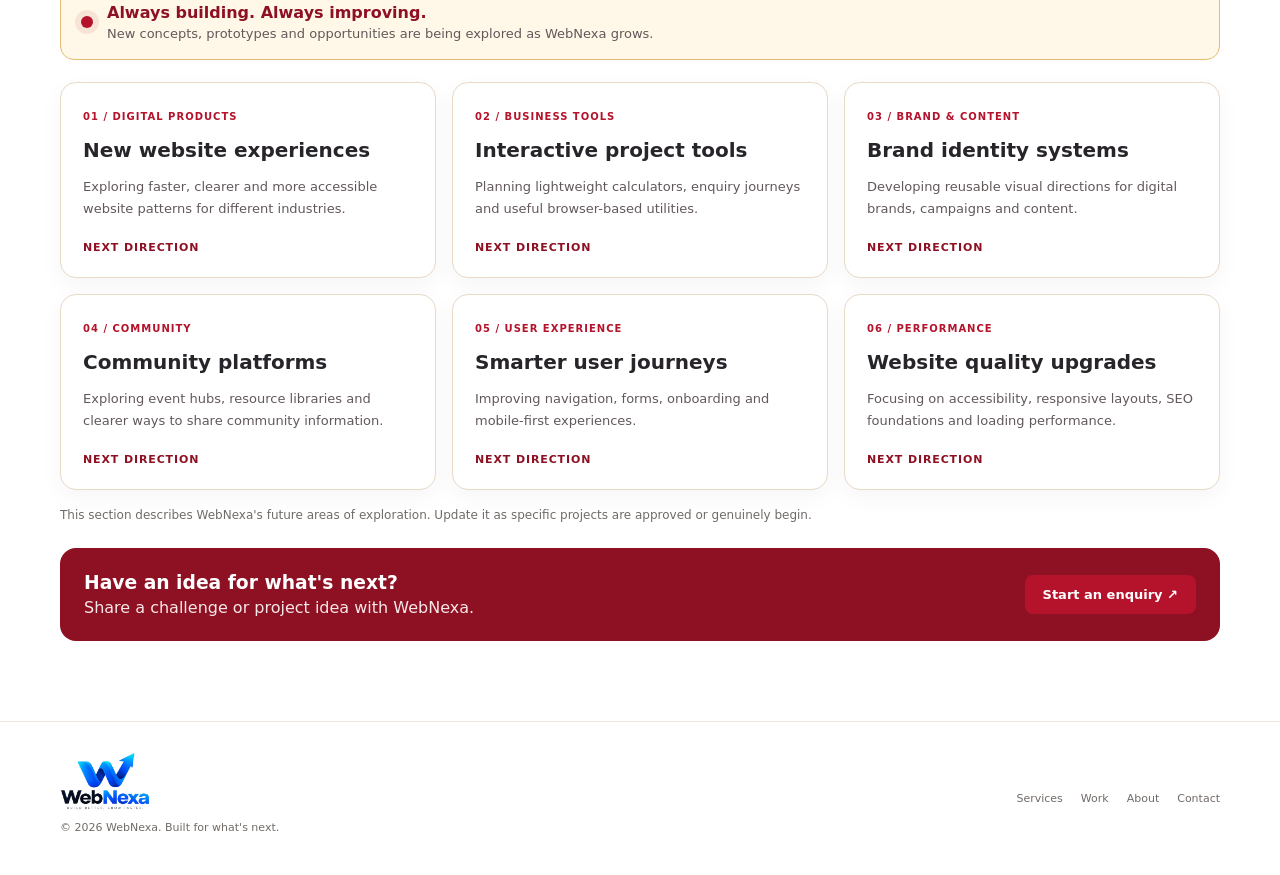
<file: work.html>
<!doctype html><html lang="en"><head><meta charset="utf-8"><meta name="viewport" content="width=device-width,initial-scale=1"><title>108 Project Concepts & Portfolio Directions | WebNexa</title><meta name="description" content="Explore 108 illustrative project concepts across digital experiences, brand identity and community platforms. Concept examples are not claims of completed client work."><meta property="og:site_name" content="WebNexa"><meta property="og:title" content="108 Project Concepts & Portfolio Directions | WebNexa"><meta property="og:description" content="Explore 108 illustrative project concepts across digital experiences, brand identity and community platforms. Concept examples are not claims of completed client work."><meta property="og:type" content="website"><meta name="twitter:card" content="summary"><meta name="theme-color" content="#B5122B"><link rel="icon" href="favicon.svg" type="image/svg+xml"><link rel="stylesheet" href="style.css"><script type="application/ld+json">{"@context":"https://schema.org","@type":"Organization","name":"WebNexa","email":"admin.webnexa@gmail.com","description":"WebNexa creates websites, digital experiences and brand identities."}</script></head><body><header class="topbar"><div class="wrap nav"><a class="brand" href="index.html" aria-label="WebNexa home"><img class="brand-logo" src="webnexa-logo.png" alt="WebNexa — Build, Connect, Grow"></a><nav class="navlinks" id="navlinks"><a href="index.html">Home</a><a href="services.html">Services</a><a href="work.html">Our Work</a><a href="case-studies.html">Case Studies</a><a href="about.html">About</a><a href="contact.html">Contact</a></nav><a class="navcta" href="contact.html#booking">Book a meeting ↗</a><button class="theme-toggle" id="theme-toggle" type="button" aria-label="Switch color theme" title="Switch color theme">◐</button><button class="menu" id="menu" aria-label="Toggle menu">☰</button></div></header><main><section class="hero"><div class="wrap hero-grid"><div><div class="eyebrow"><span class="pulse"></span>Portfolio · Ideas in motion</div><h1>Work with a<br><span class="grad">clear purpose.</span></h1><p>We bring together thoughtful design, useful technology and clear storytelling.</p><div class="hero-actions"><a class="btn" href="contact.html">Let's talk ↗</a><a class="btn secondary" href="services.html">Explore services ↓</a></div></div><div class="visual"><div class="orbit"></div><div class="orb"></div><div class="floatcard fc1"><span>DESIGN + DEVELOPMENT</span><b>Made to matter.</b></div><div class="floatcard fc2"><span>WEBNEXA STUDIO</span><b>Build what's next ↗</b></div></div></div></section><section class="section dark"><div class="wrap"><div class="section-head reveal"><div><div class="kicker">The last 12 months · project directions</div><h2>A year of ideas.<br>Built with purpose.</h2></div><p>Explore 108 project directions across a 12-month planning showcase. These are illustrative concepts, not a claim that 108 client projects were completed during the last 12 months.</p></div><div class="concept-toolbar">
<label class="concept-search-label" for="concept-search">Find a project direction</label>
<input id="concept-search" class="concept-search" type="search" placeholder="Search websites, branding, community…" autocomplete="off">
<div class="project-filter-row" role="group" aria-label="Filter portfolio concepts">
<button class="project-filter" type="button" data-project-filter="all" aria-pressed="true">All 108</button>
<button class="project-filter" type="button" data-project-filter="digital" aria-pressed="false">Digital experiences</button>
<button class="project-filter" type="button" data-project-filter="brand" aria-pressed="false">Brand identity</button>
<button class="project-filter" type="button" data-project-filter="community" aria-pressed="false">Community</button>
</div>
<p class="concept-disclaimer">12-month concept showcase · illustrative ideas only, not verified completed client work.</p>
<p class="concept-results" id="concept-results" aria-live="polite">Showing 108 concepts</p>
</div>
<div class="projects concept-grid" id="concept-grid">
<article class="project reveal concept-card" data-project-category="digital" data-project-title="startup launch website" data-project-desc="landing page · conversion-focused layout">
<span class="tag">Digital experience · concept · 001</span><div><h3>Startup Launch Website</h3><p>Landing page · Conversion-focused layout</p></div><span class="arrow" aria-hidden="true">↗</span></article><article class="project reveal concept-card" data-project-category="digital" data-project-title="saas product website" data-project-desc="product storytelling · feature sections">
<span class="tag">Digital experience · concept · 002</span><div><h3>SaaS Product Website</h3><p>Product storytelling · Feature sections</p></div><span class="arrow" aria-hidden="true">↗</span></article><article class="project reveal concept-card" data-project-category="digital" data-project-title="ai tool landing page" data-project-desc="ai product · waitlist experience">
<span class="tag">Digital experience · concept · 003</span><div><h3>AI Tool Landing Page</h3><p>AI product · Waitlist experience</p></div><span class="arrow" aria-hidden="true">↗</span></article><article class="project reveal concept-card" data-project-category="digital" data-project-title="mobile app showcase" data-project-desc="app marketing · download journey">
<span class="tag">Digital experience · concept · 004</span><div><h3>Mobile App Showcase</h3><p>App marketing · Download journey</p></div><span class="arrow" aria-hidden="true">↗</span></article><article class="project reveal concept-card" data-project-category="digital" data-project-title="online course platform" data-project-desc="education · course discovery">
<span class="tag">Digital experience · concept · 005</span><div><h3>Online Course Platform</h3><p>Education · Course discovery</p></div><span class="arrow" aria-hidden="true">↗</span></article><article class="project reveal concept-card" data-project-category="digital" data-project-title="personal portfolio" data-project-desc="portfolio · case-study storytelling">
<span class="tag">Digital experience · concept · 006</span><div><h3>Personal Portfolio</h3><p>Portfolio · Case-study storytelling</p></div><span class="arrow" aria-hidden="true">↗</span></article><article class="project reveal concept-card" data-project-category="digital" data-project-title="agency website" data-project-desc="services · lead generation">
<span class="tag">Digital experience · concept · 007</span><div><h3>Agency Website</h3><p>Services · Lead generation</p></div><span class="arrow" aria-hidden="true">↗</span></article><article class="project reveal concept-card" data-project-category="digital" data-project-title="restaurant website" data-project-desc="hospitality · menu and reservations">
<span class="tag">Digital experience · concept · 008</span><div><h3>Restaurant Website</h3><p>Hospitality · Menu and reservations</p></div><span class="arrow" aria-hidden="true">↗</span></article><article class="project reveal concept-card" data-project-category="digital" data-project-title="travel experience website" data-project-desc="travel · destination discovery">
<span class="tag">Digital experience · concept · 009</span><div><h3>Travel Experience Website</h3><p>Travel · Destination discovery</p></div><span class="arrow" aria-hidden="true">↗</span></article><article class="project reveal concept-card" data-project-category="digital" data-project-title="real estate landing page" data-project-desc="property · enquiry funnel">
<span class="tag">Digital experience · concept · 010</span><div><h3>Real Estate Landing Page</h3><p>Property · Enquiry funnel</p></div><span class="arrow" aria-hidden="true">↗</span></article><article class="project reveal concept-card" data-project-category="digital" data-project-title="fitness studio website" data-project-desc="fitness · class discovery">
<span class="tag">Digital experience · concept · 011</span><div><h3>Fitness Studio Website</h3><p>Fitness · Class discovery</p></div><span class="arrow" aria-hidden="true">↗</span></article><article class="project reveal concept-card" data-project-category="digital" data-project-title="healthcare clinic website" data-project-desc="healthcare · appointment information">
<span class="tag">Digital experience · concept · 012</span><div><h3>Healthcare Clinic Website</h3><p>Healthcare · Appointment information</p></div><span class="arrow" aria-hidden="true">↗</span></article><article class="project reveal concept-card" data-project-category="digital" data-project-title="legal services website" data-project-desc="professional services · trust-led layout">
<span class="tag">Digital experience · concept · 013</span><div><h3>Legal Services Website</h3><p>Professional services · Trust-led layout</p></div><span class="arrow" aria-hidden="true">↗</span></article><article class="project reveal concept-card" data-project-category="digital" data-project-title="event registration page" data-project-desc="events · registration journey">
<span class="tag">Digital experience · concept · 014</span><div><h3>Event Registration Page</h3><p>Events · Registration journey</p></div><span class="arrow" aria-hidden="true">↗</span></article><article class="project reveal concept-card" data-project-category="digital" data-project-title="nonprofit campaign website" data-project-desc="impact · donation storytelling">
<span class="tag">Digital experience · concept · 015</span><div><h3>Nonprofit Campaign Website</h3><p>Impact · Donation storytelling</p></div><span class="arrow" aria-hidden="true">↗</span></article><article class="project reveal concept-card" data-project-category="digital" data-project-title="product waitlist page" data-project-desc="product launch · email capture">
<span class="tag">Digital experience · concept · 016</span><div><h3>Product Waitlist Page</h3><p>Product launch · Email capture</p></div><span class="arrow" aria-hidden="true">↗</span></article><article class="project reveal concept-card" data-project-category="digital" data-project-title="dashboard ui concept" data-project-desc="product ui · data overview">
<span class="tag">Digital experience · concept · 017</span><div><h3>Dashboard UI Concept</h3><p>Product UI · Data overview</p></div><span class="arrow" aria-hidden="true">↗</span></article><article class="project reveal concept-card" data-project-category="digital" data-project-title="customer support portal" data-project-desc="support · help content">
<span class="tag">Digital experience · concept · 018</span><div><h3>Customer Support Portal</h3><p>Support · Help content</p></div><span class="arrow" aria-hidden="true">↗</span></article><article class="project reveal concept-card" data-project-category="digital" data-project-title="local business website" data-project-desc="local services · contact conversion">
<span class="tag">Digital experience · concept · 019</span><div><h3>Local Business Website</h3><p>Local services · Contact conversion</p></div><span class="arrow" aria-hidden="true">↗</span></article><article class="project reveal concept-card" data-project-category="digital" data-project-title="digital magazine website" data-project-desc="editorial · content discovery">
<span class="tag">Digital experience · concept · 020</span><div><h3>Digital Magazine Website</h3><p>Editorial · Content discovery</p></div><span class="arrow" aria-hidden="true">↗</span></article><article class="project reveal concept-card" data-project-category="digital" data-project-title="online marketplace" data-project-desc="commerce · product discovery">
<span class="tag">Digital experience · concept · 021</span><div><h3>Online Marketplace</h3><p>Commerce · Product discovery</p></div><span class="arrow" aria-hidden="true">↗</span></article><article class="project reveal concept-card" data-project-category="digital" data-project-title="subscription service website" data-project-desc="subscriptions · plan comparison">
<span class="tag">Digital experience · concept · 022</span><div><h3>Subscription Service Website</h3><p>Subscriptions · Plan comparison</p></div><span class="arrow" aria-hidden="true">↗</span></article><article class="project reveal concept-card" data-project-category="digital" data-project-title="b2b corporate website" data-project-desc="b2b · capability storytelling">
<span class="tag">Digital experience · concept · 023</span><div><h3>B2B Corporate Website</h3><p>B2B · Capability storytelling</p></div><span class="arrow" aria-hidden="true">↗</span></article><article class="project reveal concept-card" data-project-category="digital" data-project-title="webinar registration page" data-project-desc="events · signup flow">
<span class="tag">Digital experience · concept · 024</span><div><h3>Webinar Registration Page</h3><p>Events · Signup flow</p></div><span class="arrow" aria-hidden="true">↗</span></article><article class="project reveal concept-card" data-project-category="digital" data-project-title="app onboarding flow" data-project-desc="ux concept · guided setup">
<span class="tag">Digital experience · concept · 025</span><div><h3>App Onboarding Flow</h3><p>UX concept · Guided setup</p></div><span class="arrow" aria-hidden="true">↗</span></article><article class="project reveal concept-card" data-project-category="digital" data-project-title="booking service website" data-project-desc="services · scheduling journey">
<span class="tag">Digital experience · concept · 026</span><div><h3>Booking Service Website</h3><p>Services · Scheduling journey</p></div><span class="arrow" aria-hidden="true">↗</span></article><article class="project reveal concept-card" data-project-category="digital" data-project-title="education institute website" data-project-desc="education · program discovery">
<span class="tag">Digital experience · concept · 027</span><div><h3>Education Institute Website</h3><p>Education · Program discovery</p></div><span class="arrow" aria-hidden="true">↗</span></article><article class="project reveal concept-card" data-project-category="digital" data-project-title="cybersecurity service website" data-project-desc="security · trust-led messaging">
<span class="tag">Digital experience · concept · 028</span><div><h3>Cybersecurity Service Website</h3><p>Security · Trust-led messaging</p></div><span class="arrow" aria-hidden="true">↗</span></article><article class="project reveal concept-card" data-project-category="digital" data-project-title="it consulting website" data-project-desc="technology · service positioning">
<span class="tag">Digital experience · concept · 029</span><div><h3>IT Consulting Website</h3><p>Technology · Service positioning</p></div><span class="arrow" aria-hidden="true">↗</span></article><article class="project reveal concept-card" data-project-category="digital" data-project-title="creative studio website" data-project-desc="creative · work-led storytelling">
<span class="tag">Digital experience · concept · 030</span><div><h3>Creative Studio Website</h3><p>Creative · Work-led storytelling</p></div><span class="arrow" aria-hidden="true">↗</span></article><article class="project reveal concept-card" data-project-category="digital" data-project-title="product documentation hub" data-project-desc="documentation · searchable content">
<span class="tag">Digital experience · concept · 031</span><div><h3>Product Documentation Hub</h3><p>Documentation · Searchable content</p></div><span class="arrow" aria-hidden="true">↗</span></article><article class="project reveal concept-card" data-project-category="digital" data-project-title="knowledge base ui" data-project-desc="support · article navigation">
<span class="tag">Digital experience · concept · 032</span><div><h3>Knowledge Base UI</h3><p>Support · Article navigation</p></div><span class="arrow" aria-hidden="true">↗</span></article><article class="project reveal concept-card" data-project-category="digital" data-project-title="freelancer service page" data-project-desc="freelance · lead generation">
<span class="tag">Digital experience · concept · 033</span><div><h3>Freelancer Service Page</h3><p>Freelance · Lead generation</p></div><span class="arrow" aria-hidden="true">↗</span></article><article class="project reveal concept-card" data-project-category="digital" data-project-title="digital product store" data-project-desc="commerce · digital downloads">
<span class="tag">Digital experience · concept · 034</span><div><h3>Digital Product Store</h3><p>Commerce · Digital downloads</p></div><span class="arrow" aria-hidden="true">↗</span></article><article class="project reveal concept-card" data-project-category="digital" data-project-title="community event page" data-project-desc="community · event details">
<span class="tag">Digital experience · concept · 035</span><div><h3>Community Event Page</h3><p>Community · Event details</p></div><span class="arrow" aria-hidden="true">↗</span></article><article class="project reveal concept-card" data-project-category="digital" data-project-title="restaurant ordering ui" data-project-desc="food · ordering interface">
<span class="tag">Digital experience · concept · 036</span><div><h3>Restaurant Ordering UI</h3><p>Food · Ordering interface</p></div><span class="arrow" aria-hidden="true">↗</span></article><article class="project reveal concept-card" data-project-category="brand" data-project-title="modern tech brand identity" data-project-desc="branding · logo direction">
<span class="tag">Brand identity · concept · 037</span><div><h3>Modern Tech Brand Identity</h3><p>Branding · Logo direction</p></div><span class="arrow" aria-hidden="true">↗</span></article><article class="project reveal concept-card" data-project-category="brand" data-project-title="premium consulting identity" data-project-desc="brand system · typography">
<span class="tag">Brand identity · concept · 038</span><div><h3>Premium Consulting Identity</h3><p>Brand system · Typography</p></div><span class="arrow" aria-hidden="true">↗</span></article><article class="project reveal concept-card" data-project-category="brand" data-project-title="eco-friendly product brand" data-project-desc="branding · sustainable tone">
<span class="tag">Brand identity · concept · 039</span><div><h3>Eco-Friendly Product Brand</h3><p>Branding · Sustainable tone</p></div><span class="arrow" aria-hidden="true">↗</span></article><article class="project reveal concept-card" data-project-category="brand" data-project-title="fintech brand direction" data-project-desc="branding · trust and clarity">
<span class="tag">Brand identity · concept · 040</span><div><h3>Fintech Brand Direction</h3><p>Branding · Trust and clarity</p></div><span class="arrow" aria-hidden="true">↗</span></article><article class="project reveal concept-card" data-project-category="brand" data-project-title="health & wellness identity" data-project-desc="branding · calm visual language">
<span class="tag">Brand identity · concept · 041</span><div><h3>Health & Wellness Identity</h3><p>Branding · Calm visual language</p></div><span class="arrow" aria-hidden="true">↗</span></article><article class="project reveal concept-card" data-project-category="brand" data-project-title="fashion label identity" data-project-desc="branding · editorial system">
<span class="tag">Brand identity · concept · 042</span><div><h3>Fashion Label Identity</h3><p>Branding · Editorial system</p></div><span class="arrow" aria-hidden="true">↗</span></article><article class="project reveal concept-card" data-project-category="brand" data-project-title="cafe brand kit" data-project-desc="branding · menu and packaging">
<span class="tag">Brand identity · concept · 043</span><div><h3>Cafe Brand Kit</h3><p>Branding · Menu and packaging</p></div><span class="arrow" aria-hidden="true">↗</span></article><article class="project reveal concept-card" data-project-category="brand" data-project-title="education brand system" data-project-desc="branding · learning identity">
<span class="tag">Brand identity · concept · 044</span><div><h3>Education Brand System</h3><p>Branding · Learning identity</p></div><span class="arrow" aria-hidden="true">↗</span></article><article class="project reveal concept-card" data-project-category="brand" data-project-title="sports club identity" data-project-desc="branding · energetic visual system">
<span class="tag">Brand identity · concept · 045</span><div><h3>Sports Club Identity</h3><p>Branding · Energetic visual system</p></div><span class="arrow" aria-hidden="true">↗</span></article><article class="project reveal concept-card" data-project-category="brand" data-project-title="event festival identity" data-project-desc="branding · campaign assets">
<span class="tag">Brand identity · concept · 046</span><div><h3>Event Festival Identity</h3><p>Branding · Campaign assets</p></div><span class="arrow" aria-hidden="true">↗</span></article><article class="project reveal concept-card" data-project-category="brand" data-project-title="personal brand kit" data-project-desc="branding · social profile system">
<span class="tag">Brand identity · concept · 047</span><div><h3>Personal Brand Kit</h3><p>Branding · Social profile system</p></div><span class="arrow" aria-hidden="true">↗</span></article><article class="project reveal concept-card" data-project-category="brand" data-project-title="nonprofit visual identity" data-project-desc="branding · mission-led design">
<span class="tag">Brand identity · concept · 048</span><div><h3>Nonprofit Visual Identity</h3><p>Branding · Mission-led design</p></div><span class="arrow" aria-hidden="true">↗</span></article><article class="project reveal concept-card" data-project-category="brand" data-project-title="real estate brand direction" data-project-desc="branding · premium positioning">
<span class="tag">Brand identity · concept · 049</span><div><h3>Real Estate Brand Direction</h3><p>Branding · Premium positioning</p></div><span class="arrow" aria-hidden="true">↗</span></article><article class="project reveal concept-card" data-project-category="brand" data-project-title="food product packaging" data-project-desc="packaging · shelf presence">
<span class="tag">Brand identity · concept · 050</span><div><h3>Food Product Packaging</h3><p>Packaging · Shelf presence</p></div><span class="arrow" aria-hidden="true">↗</span></article><article class="project reveal concept-card" data-project-category="brand" data-project-title="skincare packaging concept" data-project-desc="packaging · product family">
<span class="tag">Brand identity · concept · 051</span><div><h3>Skincare Packaging Concept</h3><p>Packaging · Product family</p></div><span class="arrow" aria-hidden="true">↗</span></article><article class="project reveal concept-card" data-project-category="brand" data-project-title="logo system exploration" data-project-desc="logo design · responsive marks">
<span class="tag">Brand identity · concept · 052</span><div><h3>Logo System Exploration</h3><p>Logo design · Responsive marks</p></div><span class="arrow" aria-hidden="true">↗</span></article><article class="project reveal concept-card" data-project-category="brand" data-project-title="typography-led brand system" data-project-desc="branding · type hierarchy">
<span class="tag">Brand identity · concept · 053</span><div><h3>Typography-led Brand System</h3><p>Branding · Type hierarchy</p></div><span class="arrow" aria-hidden="true">↗</span></article><article class="project reveal concept-card" data-project-category="brand" data-project-title="social media brand kit" data-project-desc="social · reusable templates">
<span class="tag">Brand identity · concept · 054</span><div><h3>Social Media Brand Kit</h3><p>Social · Reusable templates</p></div><span class="arrow" aria-hidden="true">↗</span></article><article class="project reveal concept-card" data-project-category="brand" data-project-title="corporate presentation system" data-project-desc="presentation · branded slides">
<span class="tag">Brand identity · concept · 055</span><div><h3>Corporate Presentation System</h3><p>Presentation · Branded slides</p></div><span class="arrow" aria-hidden="true">↗</span></article><article class="project reveal concept-card" data-project-category="brand" data-project-title="brand guidelines document" data-project-desc="brand system · usage rules">
<span class="tag">Brand identity · concept · 056</span><div><h3>Brand Guidelines Document</h3><p>Brand system · Usage rules</p></div><span class="arrow" aria-hidden="true">↗</span></article><article class="project reveal concept-card" data-project-category="brand" data-project-title="campaign visual direction" data-project-desc="campaign · art direction">
<span class="tag">Brand identity · concept · 057</span><div><h3>Campaign Visual Direction</h3><p>Campaign · Art direction</p></div><span class="arrow" aria-hidden="true">↗</span></article><article class="project reveal concept-card" data-project-category="brand" data-project-title="podcast cover identity" data-project-desc="branding · cover system">
<span class="tag">Brand identity · concept · 058</span><div><h3>Podcast Cover Identity</h3><p>Branding · Cover system</p></div><span class="arrow" aria-hidden="true">↗</span></article><article class="project reveal concept-card" data-project-category="brand" data-project-title="youtube channel identity" data-project-desc="creator brand · thumbnails">
<span class="tag">Brand identity · concept · 059</span><div><h3>YouTube Channel Identity</h3><p>Creator brand · Thumbnails</p></div><span class="arrow" aria-hidden="true">↗</span></article><article class="project reveal concept-card" data-project-category="brand" data-project-title="newsletter brand system" data-project-desc="editorial · email design">
<span class="tag">Brand identity · concept · 060</span><div><h3>Newsletter Brand System</h3><p>Editorial · Email design</p></div><span class="arrow" aria-hidden="true">↗</span></article><article class="project reveal concept-card" data-project-category="brand" data-project-title="product icon set" data-project-desc="visual design · interface icons">
<span class="tag">Brand identity · concept · 061</span><div><h3>Product Icon Set</h3><p>Visual design · Interface icons</p></div><span class="arrow" aria-hidden="true">↗</span></article><article class="project reveal concept-card" data-project-category="brand" data-project-title="illustration style guide" data-project-desc="visual design · illustration">
<span class="tag">Brand identity · concept · 062</span><div><h3>Illustration Style Guide</h3><p>Visual design · Illustration</p></div><span class="arrow" aria-hidden="true">↗</span></article><article class="project reveal concept-card" data-project-category="brand" data-project-title="annual report layout" data-project-desc="editorial · corporate report">
<span class="tag">Brand identity · concept · 063</span><div><h3>Annual Report Layout</h3><p>Editorial · Corporate report</p></div><span class="arrow" aria-hidden="true">↗</span></article><article class="project reveal concept-card" data-project-category="brand" data-project-title="business stationery system" data-project-desc="print · stationery">
<span class="tag">Brand identity · concept · 064</span><div><h3>Business Stationery System</h3><p>Print · Stationery</p></div><span class="arrow" aria-hidden="true">↗</span></article><article class="project reveal concept-card" data-project-category="brand" data-project-title="digital ad creative set" data-project-desc="campaign · ad variations">
<span class="tag">Brand identity · concept · 065</span><div><h3>Digital Ad Creative Set</h3><p>Campaign · Ad variations</p></div><span class="arrow" aria-hidden="true">↗</span></article><article class="project reveal concept-card" data-project-category="brand" data-project-title="recruitment campaign kit" data-project-desc="campaign · talent branding">
<span class="tag">Brand identity · concept · 066</span><div><h3>Recruitment Campaign Kit</h3><p>Campaign · Talent branding</p></div><span class="arrow" aria-hidden="true">↗</span></article><article class="project reveal concept-card" data-project-category="brand" data-project-title="conference branding kit" data-project-desc="events · wayfinding assets">
<span class="tag">Brand identity · concept · 067</span><div><h3>Conference Branding Kit</h3><p>Events · Wayfinding assets</p></div><span class="arrow" aria-hidden="true">↗</span></article><article class="project reveal concept-card" data-project-category="brand" data-project-title="retail store brand direction" data-project-desc="retail · visual identity">
<span class="tag">Brand identity · concept · 068</span><div><h3>Retail Store Brand Direction</h3><p>Retail · Visual identity</p></div><span class="arrow" aria-hidden="true">↗</span></article><article class="project reveal concept-card" data-project-category="brand" data-project-title="luxury service identity" data-project-desc="branding · refined visual tone">
<span class="tag">Brand identity · concept · 069</span><div><h3>Luxury Service Identity</h3><p>Branding · Refined visual tone</p></div><span class="arrow" aria-hidden="true">↗</span></article><article class="project reveal concept-card" data-project-category="brand" data-project-title="micro-brand launch kit" data-project-desc="brand launch · starter assets">
<span class="tag">Brand identity · concept · 070</span><div><h3>Micro-brand Launch Kit</h3><p>Brand launch · Starter assets</p></div><span class="arrow" aria-hidden="true">↗</span></article><article class="project reveal concept-card" data-project-category="brand" data-project-title="brand refresh concept" data-project-desc="branding · modernization">
<span class="tag">Brand identity · concept · 071</span><div><h3>Brand Refresh Concept</h3><p>Branding · Modernization</p></div><span class="arrow" aria-hidden="true">↗</span></article><article class="project reveal concept-card" data-project-category="brand" data-project-title="product label system" data-project-desc="packaging · label architecture">
<span class="tag">Brand identity · concept · 072</span><div><h3>Product Label System</h3><p>Packaging · Label architecture</p></div><span class="arrow" aria-hidden="true">↗</span></article><article class="project reveal concept-card" data-project-category="community" data-project-title="student community portal" data-project-desc="community · member resources">
<span class="tag">Community platform · concept · 073</span><div><h3>Student Community Portal</h3><p>Community · Member resources</p></div><span class="arrow" aria-hidden="true">↗</span></article><article class="project reveal concept-card" data-project-category="community" data-project-title="alumni network concept" data-project-desc="community · alumni discovery">
<span class="tag">Community platform · concept · 074</span><div><h3>Alumni Network Concept</h3><p>Community · Alumni discovery</p></div><span class="arrow" aria-hidden="true">↗</span></article><article class="project reveal concept-card" data-project-category="community" data-project-title="volunteer coordination portal" data-project-desc="nonprofit · volunteer information">
<span class="tag">Community platform · concept · 075</span><div><h3>Volunteer Coordination Portal</h3><p>Nonprofit · Volunteer information</p></div><span class="arrow" aria-hidden="true">↗</span></article><article class="project reveal concept-card" data-project-category="community" data-project-title="club management website" data-project-desc="community · activities and updates">
<span class="tag">Community platform · concept · 076</span><div><h3>Club Management Website</h3><p>Community · Activities and updates</p></div><span class="arrow" aria-hidden="true">↗</span></article><article class="project reveal concept-card" data-project-category="community" data-project-title="campus events hub" data-project-desc="education · event discovery">
<span class="tag">Community platform · concept · 077</span><div><h3>Campus Events Hub</h3><p>Education · Event discovery</p></div><span class="arrow" aria-hidden="true">↗</span></article><article class="project reveal concept-card" data-project-category="community" data-project-title="local creator directory" data-project-desc="directory · creator profiles">
<span class="tag">Community platform · concept · 078</span><div><h3>Local Creator Directory</h3><p>Directory · Creator profiles</p></div><span class="arrow" aria-hidden="true">↗</span></article><article class="project reveal concept-card" data-project-category="community" data-project-title="professional network concept" data-project-desc="community · member profiles">
<span class="tag">Community platform · concept · 079</span><div><h3>Professional Network Concept</h3><p>Community · Member profiles</p></div><span class="arrow" aria-hidden="true">↗</span></article><article class="project reveal concept-card" data-project-category="community" data-project-title="mentorship program portal" data-project-desc="education · mentor discovery">
<span class="tag">Community platform · concept · 080</span><div><h3>Mentorship Program Portal</h3><p>Education · Mentor discovery</p></div><span class="arrow" aria-hidden="true">↗</span></article><article class="project reveal concept-card" data-project-category="community" data-project-title="open-source project hub" data-project-desc="technology · contribution guide">
<span class="tag">Community platform · concept · 081</span><div><h3>Open-source Project Hub</h3><p>Technology · Contribution guide</p></div><span class="arrow" aria-hidden="true">↗</span></article><article class="project reveal concept-card" data-project-category="community" data-project-title="hackathon event website" data-project-desc="events · schedule and teams">
<span class="tag">Community platform · concept · 082</span><div><h3>Hackathon Event Website</h3><p>Events · Schedule and teams</p></div><span class="arrow" aria-hidden="true">↗</span></article><article class="project reveal concept-card" data-project-category="community" data-project-title="community newsletter hub" data-project-desc="editorial · signup and archive">
<span class="tag">Community platform · concept · 083</span><div><h3>Community Newsletter Hub</h3><p>Editorial · Signup and archive</p></div><span class="arrow" aria-hidden="true">↗</span></article><article class="project reveal concept-card" data-project-category="community" data-project-title="local business directory" data-project-desc="directory · local discovery">
<span class="tag">Community platform · concept · 084</span><div><h3>Local Business Directory</h3><p>Directory · Local discovery</p></div><span class="arrow" aria-hidden="true">↗</span></article><article class="project reveal concept-card" data-project-category="community" data-project-title="neighborhood help portal" data-project-desc="community · useful resources">
<span class="tag">Community platform · concept · 085</span><div><h3>Neighborhood Help Portal</h3><p>Community · Useful resources</p></div><span class="arrow" aria-hidden="true">↗</span></article><article class="project reveal concept-card" data-project-category="community" data-project-title="public feedback portal" data-project-desc="civic tech · feedback journey">
<span class="tag">Community platform · concept · 086</span><div><h3>Public Feedback Portal</h3><p>Civic tech · Feedback journey</p></div><span class="arrow" aria-hidden="true">↗</span></article><article class="project reveal concept-card" data-project-category="community" data-project-title="social impact project hub" data-project-desc="impact · project stories">
<span class="tag">Community platform · concept · 087</span><div><h3>Social Impact Project Hub</h3><p>Impact · Project stories</p></div><span class="arrow" aria-hidden="true">↗</span></article><article class="project reveal concept-card" data-project-category="community" data-project-title="student project showcase" data-project-desc="education · project gallery">
<span class="tag">Community platform · concept · 088</span><div><h3>Student Project Showcase</h3><p>Education · Project gallery</p></div><span class="arrow" aria-hidden="true">↗</span></article><article class="project reveal concept-card" data-project-category="community" data-project-title="volunteer event landing page" data-project-desc="events · volunteer signup">
<span class="tag">Community platform · concept · 089</span><div><h3>Volunteer Event Landing Page</h3><p>Events · Volunteer signup</p></div><span class="arrow" aria-hidden="true">↗</span></article><article class="project reveal concept-card" data-project-category="community" data-project-title="women in tech community" data-project-desc="community · resources and events">
<span class="tag">Community platform · concept · 090</span><div><h3>Women in Tech Community</h3><p>Community · Resources and events</p></div><span class="arrow" aria-hidden="true">↗</span></article><article class="project reveal concept-card" data-project-category="community" data-project-title="developer community website" data-project-desc="technology · events and learning">
<span class="tag">Community platform · concept · 091</span><div><h3>Developer Community Website</h3><p>Technology · Events and learning</p></div><span class="arrow" aria-hidden="true">↗</span></article><article class="project reveal concept-card" data-project-category="community" data-project-title="creative collective website" data-project-desc="community · member showcase">
<span class="tag">Community platform · concept · 092</span><div><h3>Creative Collective Website</h3><p>Community · Member showcase</p></div><span class="arrow" aria-hidden="true">↗</span></article><article class="project reveal concept-card" data-project-category="community" data-project-title="conference speaker directory" data-project-desc="events · speaker discovery">
<span class="tag">Community platform · concept · 093</span><div><h3>Conference Speaker Directory</h3><p>Events · Speaker discovery</p></div><span class="arrow" aria-hidden="true">↗</span></article><article class="project reveal concept-card" data-project-category="community" data-project-title="club recruitment landing page" data-project-desc="community · member onboarding">
<span class="tag">Community platform · concept · 094</span><div><h3>Club Recruitment Landing Page</h3><p>Community · Member onboarding</p></div><span class="arrow" aria-hidden="true">↗</span></article><article class="project reveal concept-card" data-project-category="community" data-project-title="community resource library" data-project-desc="resources · topic navigation">
<span class="tag">Community platform · concept · 095</span><div><h3>Community Resource Library</h3><p>Resources · Topic navigation</p></div><span class="arrow" aria-hidden="true">↗</span></article><article class="project reveal concept-card" data-project-category="community" data-project-title="local art showcase" data-project-desc="culture · artist discovery">
<span class="tag">Community platform · concept · 096</span><div><h3>Local Art Showcase</h3><p>Culture · Artist discovery</p></div><span class="arrow" aria-hidden="true">↗</span></article><article class="project reveal concept-card" data-project-category="community" data-project-title="public awareness campaign" data-project-desc="campaign · educational content">
<span class="tag">Community platform · concept · 097</span><div><h3>Public Awareness Campaign</h3><p>Campaign · Educational content</p></div><span class="arrow" aria-hidden="true">↗</span></article><article class="project reveal concept-card" data-project-category="community" data-project-title="social enterprise website" data-project-desc="impact · mission and services">
<span class="tag">Community platform · concept · 098</span><div><h3>Social Enterprise Website</h3><p>Impact · Mission and services</p></div><span class="arrow" aria-hidden="true">↗</span></article><article class="project reveal concept-card" data-project-category="community" data-project-title="peer learning platform" data-project-desc="education · study groups">
<span class="tag">Community platform · concept · 099</span><div><h3>Peer Learning Platform</h3><p>Education · Study groups</p></div><span class="arrow" aria-hidden="true">↗</span></article><article class="project reveal concept-card" data-project-category="community" data-project-title="student internship board" data-project-desc="careers · opportunity listings">
<span class="tag">Community platform · concept · 100</span><div><h3>Student Internship Board</h3><p>Careers · Opportunity listings</p></div><span class="arrow" aria-hidden="true">↗</span></article><article class="project reveal concept-card" data-project-category="community" data-project-title="event volunteer dashboard ui" data-project-desc="events · operations concept">
<span class="tag">Community platform · concept · 101</span><div><h3>Event Volunteer Dashboard UI</h3><p>Events · Operations concept</p></div><span class="arrow" aria-hidden="true">↗</span></article><article class="project reveal concept-card" data-project-category="community" data-project-title="community help center" data-project-desc="support · community information">
<span class="tag">Community platform · concept · 102</span><div><h3>Community Help Center</h3><p>Support · Community information</p></div><span class="arrow" aria-hidden="true">↗</span></article><article class="project reveal concept-card" data-project-category="community" data-project-title="team collaboration portal" data-project-desc="productivity · team workspace">
<span class="tag">Community platform · concept · 103</span><div><h3>Team Collaboration Portal</h3><p>Productivity · Team workspace</p></div><span class="arrow" aria-hidden="true">↗</span></article><article class="project reveal concept-card" data-project-category="community" data-project-title="online workshop hub" data-project-desc="education · workshop discovery">
<span class="tag">Community platform · concept · 104</span><div><h3>Online Workshop Hub</h3><p>Education · Workshop discovery</p></div><span class="arrow" aria-hidden="true">↗</span></article><article class="project reveal concept-card" data-project-category="community" data-project-title="founder network landing page" data-project-desc="community · founder stories">
<span class="tag">Community platform · concept · 105</span><div><h3>Founder Network Landing Page</h3><p>Community · Founder stories</p></div><span class="arrow" aria-hidden="true">↗</span></article><article class="project reveal concept-card" data-project-category="community" data-project-title="local sports community" data-project-desc="community · fixtures and updates">
<span class="tag">Community platform · concept · 106</span><div><h3>Local Sports Community</h3><p>Community · Fixtures and updates</p></div><span class="arrow" aria-hidden="true">↗</span></article><article class="project reveal concept-card" data-project-category="community" data-project-title="cultural festival website" data-project-desc="culture · program discovery">
<span class="tag">Community platform · concept · 107</span><div><h3>Cultural Festival Website</h3><p>Culture · Program discovery</p></div><span class="arrow" aria-hidden="true">↗</span></article><article class="project reveal concept-card" data-project-category="community" data-project-title="community awards page" data-project-desc="events · recognition showcase">
<span class="tag">Community platform · concept · 108</span><div><h3>Community Awards Page</h3><p>Events · Recognition showcase</p></div><span class="arrow" aria-hidden="true">↗</span></article>
</div></div></section><section class="section"><div class="wrap"><div class="section-head reveal"><div><div class="kicker">Our approach</div><h2>Clarity at every step.</h2></div><p>Strong work comes from understanding the problem and building with care.</p></div><div class="steps"><div class="step reveal"><span class="n">01</span><h3>Understand</h3><p>Define the goal and audience.</p></div><div class="step reveal"><span class="n">02</span><h3>Explore</h3><p>Find the right design direction.</p></div><div class="step reveal"><span class="n">03</span><h3>Create</h3><p>Build, test and refine.</p></div><div class="step reveal"><span class="n">04</span><h3>Launch</h3><p>Publish and plan improvements.</p></div></div></div></section>
<section class="section ongoing-section" id="ongoing-projects">
  <div class="wrap">
    <div class="section-head reveal">
      <div><div class="kicker">WHAT'S NEXT AT WEBNEXA</div><h2>More projects are<br><span class="grad">in the pipeline.</span></h2></div>
      <p>We continue exploring new ideas, improving our capabilities and preparing future digital experiences. The items below are planned directions, not claims of client work currently underway.</p>
    </div>
    <div class="ongoing-intro">
      <span class="ongoing-pulse" aria-hidden="true"></span>
      <div><strong>Always building. Always improving.</strong><p>New concepts, prototypes and opportunities are being explored as WebNexa grows.</p></div>
    </div>
    <div class="ongoing-grid">
      <article class="ongoing-card reveal"><span>01 / DIGITAL PRODUCTS</span><h3>New website experiences</h3><p>Exploring faster, clearer and more accessible website patterns for different industries.</p><b>Next direction</b></article>
      <article class="ongoing-card reveal"><span>02 / BUSINESS TOOLS</span><h3>Interactive project tools</h3><p>Planning lightweight calculators, enquiry journeys and useful browser-based utilities.</p><b>Next direction</b></article>
      <article class="ongoing-card reveal"><span>03 / BRAND & CONTENT</span><h3>Brand identity systems</h3><p>Developing reusable visual directions for digital brands, campaigns and content.</p><b>Next direction</b></article>
      <article class="ongoing-card reveal"><span>04 / COMMUNITY</span><h3>Community platforms</h3><p>Exploring event hubs, resource libraries and clearer ways to share community information.</p><b>Next direction</b></article>
      <article class="ongoing-card reveal"><span>05 / USER EXPERIENCE</span><h3>Smarter user journeys</h3><p>Improving navigation, forms, onboarding and mobile-first experiences.</p><b>Next direction</b></article>
      <article class="ongoing-card reveal"><span>06 / PERFORMANCE</span><h3>Website quality upgrades</h3><p>Focusing on accessibility, responsive layouts, SEO foundations and loading performance.</p><b>Next direction</b></article>
    </div>
    <p class="ongoing-note">This section describes WebNexa's future areas of exploration. Update it as specific projects are approved or genuinely begin.</p>
    <div class="ongoing-cta"><div><h3>Have an idea for what's next?</h3><p>Share a challenge or project idea with WebNexa.</p></div><a class="btn" href="contact.html">Start an enquiry ↗</a></div>
  </div>
</section>
</main><footer><div class="wrap foot"><div><a class="brand" href="index.html" aria-label="WebNexa home"><img class="brand-logo" src="webnexa-logo.png" alt="WebNexa — Build, Connect, Grow"></a><p>© <span id="year"></span> WebNexa. Built for what's next.</p></div><div class="footlinks"><a href="services.html">Services</a><a href="work.html">Work</a><a href="about.html">About</a><a href="contact.html">Contact</a></div></div></footer><a class="whatsapp-float" data-whatsapp-link href="contact.html" aria-label="Contact WebNexa on WhatsApp"><span aria-hidden="true">◉</span> WhatsApp</a><script src="site.js"></script></body></html>
</file>
<file: style.css>
/* WebNexa shared responsive theme */
:root{--paper:#f8f9ff;--ink:#171a31;--blue:#B5122B;--violet:#C58B2A;--navy:#090b20;--muted:#737890;--line:#e7e9f6}
*{box-sizing:border-box}html{scroll-behavior:smooth;scroll-padding-top:90px}body{margin:0;background:var(--paper);color:var(--ink);font-family:Inter,system-ui,-apple-system,"Segoe UI",sans-serif}a{color:inherit;text-decoration:none}.wrap{width:min(1160px,calc(100% - 36px));margin:auto}.topbar{position:sticky;top:0;z-index:10;background:#090b20ed;backdrop-filter:blur(14px);color:#fff;border-bottom:1px solid #ffffff20}.nav{height:74px;display:flex;align-items:center;justify-content:space-between;gap:20px}.brand{display:flex;align-items:center;gap:10px;font-weight:850;font-size:21px;letter-spacing:-.04em}.brand small{display:block;font-size:8px;letter-spacing:.2em;color:#aeb7ff}.mark{display:grid;place-items:center;width:38px;height:38px;border-radius:12px;background:linear-gradient(135deg,#B5122B,#C58B2A);color:#fff}.navlinks{display:flex;gap:22px;font-size:13px;color:#d2d6f1}.navlinks a:hover{color:#75edff}.navcta,.btn{display:inline-flex;align-items:center;justify-content:center;padding:12px 18px;border-radius:999px;background:linear-gradient(110deg,#B5122B,#C58B2A);color:white;font-size:13px;font-weight:750;border:0;cursor:pointer;transition:.25s}.btn:hover,.navcta:hover{transform:translateY(-2px);box-shadow:0 10px 28px #625cff55}.btn.secondary{background:#ffffff10;border:1px solid #ffffff40}.menu{display:none;background:transparent;border:1px solid #ffffff40;color:#fff;border-radius:10px;padding:8px 11px;font-size:20px}.hero{position:relative;overflow:hidden;color:#fff;background:radial-gradient(ellipse at 80% 20%,#3b2474,transparent 35%),radial-gradient(ellipse at 15% 80%,#123b76,transparent 38%),#090b20;padding:75px 0 60px}.hero:before{content:"";position:absolute;inset:0;opacity:.16;background-image:linear-gradient(#fff1 1px,transparent 1px),linear-gradient(90deg,#fff1 1px,transparent 1px);background-size:54px 54px}.hero-grid{position:relative;display:grid;grid-template-columns:1.05fr .95fr;gap:35px;align-items:center}.eyebrow,.tag{display:inline-flex;align-items:center;gap:8px;padding:8px 12px;border:1px solid #7f8cff55;background:#ffffff0b;border-radius:999px;color:#c8d4ff;font-size:10px;font-weight:800;letter-spacing:.12em;text-transform:uppercase}.pulse{height:7px;width:7px;background:#6ef1ff;border-radius:50%;box-shadow:0 0 14px #6ef1ff}.hero h1{font-size:clamp(42px,6vw,76px);line-height:.99;letter-spacing:-.075em;margin:24px 0 20px}.grad{background:linear-gradient(100deg,#B5122B,#E2C77F 52%,#E2C77F);-webkit-background-clip:text;background-clip:text;color:transparent}.hero p{font-size:16px;line-height:1.8;color:#b9c1e2;max-width:560px}.hero-actions{display:flex;gap:12px;flex-wrap:wrap;margin:25px 0}.visual{position:relative;min-height:350px;display:grid;place-items:center}.orb{position:absolute;width:min(330px,85%);aspect-ratio:1;border-radius:50%;background:radial-gradient(circle at 35% 28%,#b2c1ff,#7d72ff 18%,#5236b7 42%,#15183f 70%);box-shadow:inset -20px -20px 70px #06081b,0 0 90px #7359ff55;animation:float 7s ease-in-out infinite}.orb:after{content:"";position:absolute;inset:-17px;border:1px solid #a6a6ff55;border-radius:50%;transform:rotateX(67deg) rotateZ(-25deg)}.orbit{position:absolute;width:380px;max-width:100%;aspect-ratio:1;border:1px solid #8ca4ff55;border-radius:50%;transform:rotateX(68deg) rotateZ(28deg);animation:spin 24s linear infinite}.orbit:before{content:"";position:absolute;top:10%;left:18%;width:13px;height:13px;border-radius:50%;background:#66eaff;box-shadow:0 0 24px #66eaff}.floatcard{position:absolute;z-index:2;background:#171b3be8;border:1px solid #ffffff26;backdrop-filter:blur(14px);border-radius:16px;padding:14px 16px;box-shadow:0 20px 50px #0005;animation:float 6s ease-in-out infinite}.floatcard b{display:block;font-size:18px}.floatcard span{font-size:10px;color:#b7c0e9}.fc1{top:25px;right:0}.fc2{bottom:25px;left:0;animation-delay:-2s}.stats{background:#10132c;color:white;border-block:1px solid #ffffff16}.statgrid{display:grid;grid-template-columns:repeat(4,1fr);padding:24px 0}.stat{padding:8px 20px;border-right:1px solid #ffffff18}.stat:first-child{padding-left:0}.stat:last-child{border:0}.stat strong{display:block;font-size:29px;letter-spacing:-.05em}.stat span{font-size:10px;color:#aeb6d9;letter-spacing:.1em;text-transform:uppercase}.section{padding:80px 0}.section-head{display:flex;justify-content:space-between;gap:26px;align-items:end;margin-bottom:32px}.kicker{color:#6478ee;font-size:10px;letter-spacing:.18em;text-transform:uppercase;font-weight:850}.section h2{font-size:clamp(32px,4vw,50px);letter-spacing:-.065em;line-height:1.04;margin:12px 0 0}.section-head p{max-width:430px;color:#70758e;line-height:1.75;margin:0;font-size:14px}.cards{display:grid;grid-template-columns:repeat(3,1fr);gap:16px}.card{padding:25px;border:1px solid var(--line);background:white;border-radius:21px;min-height:205px;transition:.3s}.card:hover{transform:translateY(-5px);box-shadow:0 20px 50px #252c5a12;border-color:#c6cbff}.num{font-size:10px;color:#9298b4;letter-spacing:.1em}.ico{display:grid;place-items:center;width:44px;height:44px;margin:20px 0 14px;border-radius:14px;color:#5668e8;background:linear-gradient(135deg,#eef0ff,#f7eaff);font-size:20px}.card h3{margin:0 0 9px;font-size:19px;letter-spacing:-.04em}.card p{margin:0;color:#737890;font-size:12px;line-height:1.75}.dark{background:#10132b;color:white;overflow:hidden}.dark .section-head p{color:#b1b7d3}.dark .kicker{color:#a8b2ff}.projects{display:grid;grid-template-columns:1.15fr .85fr;gap:16px}.project{border-radius:23px;min-height:265px;position:relative;background:linear-gradient(140deg,#293c88,#6e45bb 60%,#f38cc4);padding:25px;display:flex;flex-direction:column;justify-content:space-between;color:white;overflow:hidden}.project:nth-child(2){background:linear-gradient(145deg,#153f5b,#247fa5 55%,#68dfd0)}.project:nth-child(3){grid-column:1/-1;min-height:185px;background:linear-gradient(120deg,#262344,#5e50b7 60%,#8f9dff)}.project:after{content:"";position:absolute;right:-35px;bottom:-75px;width:230px;height:230px;border:1px solid #ffffff45;border-radius:50%;box-shadow:0 0 0 25px #ffffff08,0 0 0 50px #ffffff06}.project h3{position:relative;z-index:1;font-size:clamp(23px,3vw,36px);letter-spacing:-.06em;margin:0 0 8px}.project p{position:relative;z-index:1;color:#ffffffcc;font-size:12px;margin:0}.arrow{position:absolute;z-index:1;right:23px;bottom:20px;font-size:21px}.steps{display:grid;grid-template-columns:repeat(4,1fr);gap:14px}.step{padding:22px 18px;border-left:2px solid #d8dcff}.step .n{font-size:11px;color:#6677ef;font-weight:900;letter-spacing:.12em}.step h3{font-size:17px;margin:15px 0 8px}.step p{font-size:12px;line-height:1.75;color:#737890;margin:0}.cta{padding:0 0 78px}.cta-box{border-radius:27px;padding:50px;background:radial-gradient(circle at 90% 10%,#8a56ff,transparent 35%),linear-gradient(120deg,#141b46,#303c9b 60%,#6650c9);color:white}.cta-box h2{font-size:clamp(34px,4.5vw,53px);line-height:1.05;letter-spacing:-.065em;margin:13px 0}.cta-box p{color:#d1d8ff;max-width:520px;line-height:1.7;font-size:14px}.cta-box .btn{background:white;color:#2e398b}footer{background:#090b20;color:white;padding:30px 0}.foot{display:flex;align-items:center;justify-content:space-between;gap:20px}.foot p{color:#929abd;font-size:11px}.footlinks{display:flex;gap:18px;color:#b7bedb;font-size:11px}.reveal{opacity:0;transform:translateY(18px);transition:opacity .7s ease,transform .7s ease}.reveal.visible{opacity:1;transform:none}@keyframes float{0%,100%{translate:0 0}50%{translate:0 -11px}}@keyframes spin{to{transform:rotateX(68deg) rotateZ(388deg)}}@media(max-width:850px){.navlinks{display:none;position:absolute;left:0;right:0;top:74px;padding:22px;background:#0c0f2b;flex-direction:column;align-items:flex-start}.navlinks.open{display:flex}.menu{display:block}.navcta{display:none}.hero-grid{grid-template-columns:1fr}.visual{min-height:310px}.statgrid{grid-template-columns:repeat(2,1fr);gap:12px}.stat{padding:10px 14px;border-right:0;border-bottom:1px solid #ffffff18}.section-head{display:block}.section-head p{margin-top:15px}.cards{grid-template-columns:repeat(2,1fr)}.projects{grid-template-columns:1fr}.project:nth-child(3){grid-column:auto}.steps{grid-template-columns:repeat(2,1fr)}.foot{align-items:flex-start;flex-direction:column}}@media(max-width:520px){.wrap{width:calc(100% - 28px)}.hero h1{font-size:44px}.hero p{font-size:14px}.visual{min-height:275px}.orb{width:225px}.orbit{width:265px}.cards,.steps{grid-template-columns:1fr}.section{padding:55px 0}.cta-box{padding:32px 23px}.footlinks{flex-wrap:wrap}}@media(prefers-reduced-motion:reduce){*,*:before,*:after{animation:none!important;scroll-behavior:auto!important;transition:none!important}.reveal{opacity:1;transform:none}}

/* Consistent official WebNexa logo in every page header and footer */
.brand-logo{display:block;width:190px;height:auto;max-height:52px;object-fit:contain}
.foot .brand-logo{width:180px}
@media(max-width:520px){.brand-logo{width:160px}.foot .brand-logo{width:155px}}


/* Founder profile on About page */
.founder-profile{display:grid;grid-template-columns:minmax(240px,0.82fr) minmax(0,1.18fr);gap:clamp(28px,6vw,76px);align-items:center;max-width:1000px;margin:0 auto}.founder-photo-frame{position:relative;max-width:390px;width:100%;justify-self:center;border:1px solid rgba(255,255,255,.18);border-radius:28px;padding:10px;background:linear-gradient(145deg,rgba(114,93,255,.5),rgba(56,189,248,.12));box-shadow:0 24px 70px rgba(0,0,0,.25);overflow:hidden}.founder-photo{display:block;width:100%;aspect-ratio:4/5;object-fit:cover;object-position:center 28%;border-radius:20px;background:#fff}.founder-copy h2{margin:.25em 0;font-size:clamp(2rem,4vw,3.5rem);line-height:1.08}.founder-role{font-weight:700;color:#b8c7ff;margin:0 0 18px}.founder-copy>p:not(.founder-role){max-width:560px;color:#d5d9e8;line-height:1.8;margin-bottom:24px}.founder-copy .kicker{color:#b8c7ff}@media(max-width:700px){.founder-profile{grid-template-columns:1fr;gap:28px}.founder-photo-frame{max-width:320px}.founder-copy{text-align:center}.founder-copy>p:not(.founder-role){margin-left:auto;margin-right:auto}}


/* ===== WEBNEXA PREMIUM MINIMAL REDESIGN ===== */
:root{--paper:#fff;--ink:#28252A;--blue:#B5122B;--violet:#C58B2A;--navy:#28252A;--muted:#716B68;--line:#EEE7E0}
body{background:#fff;color:#28252A;-webkit-font-smoothing:antialiased}
::selection{background:#e8e3ff;color:#28252A}
.topbar{background:rgba(255,255,255,.96);color:#28252A;border-bottom:1px solid #EEE7E0;box-shadow:0 4px 20px rgba(37,34,56,.025)}
.navlinks{color:#625f70}
.navlinks a:hover{color:#B5122B}
.brand-logo{width:112px;height:52px;max-height:52px;object-fit:contain;object-position:left center}
.foot .brand-logo{width:125px;height:58px;max-height:58px}
.navcta,.btn{background:#B5122B;color:#fff;border-radius:8px;box-shadow:none}
.navcta:hover,.btn:hover{background:#8E1023;transform:translateY(-1px);box-shadow:0 7px 18px rgba(98,85,217,.15)}
.btn.secondary{background:#fff;color:#B5122B;border:1px solid #E8D6A8}
.kicker,.section-label,.step .n{color:#B5122B}
.grad{background:none;color:#B5122B;-webkit-text-fill-color:#B5122B}
.section h2{color:#28252A;letter-spacing:-.045em}
.section-head p,.card p{color:#716B68}
.card{border:1px solid #EEE7E0;border-radius:14px;box-shadow:none}
.card:hover{transform:translateY(-3px);border-color:#E2C77F;box-shadow:0 12px 30px rgba(37,34,56,.055)}
.ico{color:#B5122B;background:#FFF8E8;border-radius:12px}
.dark{background:#f7f6fb;color:#28252A}
.dark .section-head p,.dark .step p{color:#716B68}
.dark .kicker{color:#B5122B}
.step{border-left-color:#E8D6A8}
.cta-box{background:#FFF8E8;color:#28252A;border:1px solid #F0D9A5;border-radius:18px}
.cta-box p{color:#716B68}
.cta-box .btn{background:#B5122B;color:#fff}
footer{background:#fff;color:#28252A;border-top:1px solid #EEE7E0}
.foot p,.footlinks{color:#716B68}
.project{border-radius:16px;box-shadow:none}
.project:nth-child(1){background:linear-gradient(135deg,#f0edff,#ded8ff);color:#28252A}
.project:nth-child(2){background:linear-gradient(135deg,#f4f2fa,#e8e4f6);color:#28252A}
.project:nth-child(3){background:linear-gradient(135deg,#29243f,#494064);color:#fff}
.project p{color:inherit;opacity:.78}
.reveal{transition:opacity .45s ease,transform .45s ease}
@media(max-width:520px){.brand-logo{width:95px;height:46px;max-height:46px}.foot .brand-logo{width:112px;height:52px;max-height:52px}}
@media(prefers-reduced-motion:reduce){.reveal{opacity:1;transform:none}}


/* FINAL GLOBAL PALETTE — WEBNEXA ROYAL VIOLET + WHITE */
:root{--paper:#ffffff;--ink:#28252A;--blue:#B5122B;--violet:#C58B2A;--navy:#28252A;--muted:#716B68;--line:#EEE7E0}
body{background:#fff!important;color:#28252A;-webkit-font-smoothing:antialiased}
.topbar{background:rgba(255,255,255,.97)!important;color:#28252A!important;border-bottom:1px solid #EEE7E0!important;box-shadow:0 4px 20px rgba(37,34,56,.025)}
.navlinks{color:#625f70!important}.navlinks a:hover{color:#B5122B!important}.menu{color:#B5122B!important;border-color:#E8D6A8!important}
.navcta,.btn{background:#B5122B!important;color:#fff!important;border-radius:8px!important;box-shadow:none!important}.navcta:hover,.btn:hover{background:#8E1023!important;transform:translateY(-1px);box-shadow:0 7px 18px rgba(98,85,217,.15)!important}.btn.secondary{background:#fff!important;color:#B5122B!important;border:1px solid #E8D6A8!important}
.hero{background:#fff!important;color:#28252A!important;padding:72px 0 62px!important}.hero:before{display:none!important}.hero .eyebrow,.hero .tag{color:#B5122B!important;background:#FFF8E8!important;border-color:#F0D9A5!important}.hero .pulse{background:#B5122B!important;box-shadow:none!important}.hero h1{color:#28252A!important;letter-spacing:-.055em!important;line-height:1.06!important}.grad{background:none!important;color:#B5122B!important;-webkit-text-fill-color:#B5122B!important}.hero p{color:#716B68!important}.visual{display:none!important}
.section{background:#fff;color:#28252A}.section h2{color:#28252A;letter-spacing:-.045em}.section-head p,.card p{color:#716B68}.kicker,.section-label,.step .n{color:#B5122B!important}.card{background:#fff;border:1px solid #EEE7E0;border-radius:14px;box-shadow:none}.card:hover{transform:translateY(-3px);border-color:#E2C77F;box-shadow:0 12px 30px rgba(37,34,56,.055)}.ico{color:#B5122B;background:#FFF8E8}
.dark,.founder-section{background:#f7f6fb!important;color:#28252A!important}.dark .section-head p,.dark .step p,.founder-copy>p:not(.founder-role){color:#716B68!important}.dark .kicker,.founder-copy .kicker{color:#B5122B!important}.step{border-left-color:#E8D6A8}.founder-photo-frame{border-color:#EEE7E0;background:#FFF8E8;box-shadow:0 16px 42px rgba(37,34,56,.08)}.founder-role{color:#B5122B!important}
.project{border-radius:16px;box-shadow:none}.project:nth-child(1){background:#f0edff!important;color:#28252A!important}.project:nth-child(2){background:#f4f2fa!important;color:#28252A!important}.project:nth-child(3){background:#29243f!important;color:#fff!important}.project p{color:inherit;opacity:.78}.project:after{opacity:.18}.project .tag{color:#B5122B;background:#fff;border-color:#F0D9A5}
.cta-box{background:#FFF8E8!important;color:#28252A!important;border:1px solid #F0D9A5;border-radius:18px}.cta-box p{color:#716B68!important}.cta-box .kicker{color:#B5122B!important}.cta-box .btn{background:#B5122B!important;color:#fff!important}
footer{background:#fff!important;color:#28252A!important;border-top:1px solid #EEE7E0}.foot p,.footlinks{color:#716B68!important}.footlinks a:hover{color:#B5122B!important}
.contact-form-section{background:#f8f7fc!important}.contact-form{background:#fff;border-color:#EEE7E0}.form-row label{color:#343047}.form-row input,.form-row select,.form-row textarea{border-color:#e4e1ee}.form-row input:focus,.form-row select:focus,.form-row textarea:focus{border-color:#C58B2A;box-shadow:0 0 0 3px rgba(98,85,217,.1)}
@media(max-width:850px){.navlinks{background:#fff!important;border-bottom:1px solid #EEE7E0}.hero{padding:58px 0 46px!important}}
@media(prefers-reduced-motion:reduce){*,*:before,*:after{animation:none!important;scroll-behavior:auto!important;transition:none!important}.reveal{opacity:1;transform:none}}

.cta-box .kicker{color:#B5122B!important}


/* WebNexa update: booking, team and portfolio enhancements */
:root {
  --wn-red: #B5122B;
  --wn-red-deep: #8E1023;
  --wn-gold: #C58B2A;
  --wn-warm-white: #FFF8E8;
  --wn-soft-gold: #F0D9A5;
}
.booking-link { display:inline-flex; align-items:center; gap:8px; }
.booking-placeholder { border:1px dashed var(--wn-gold); border-radius:12px; padding:18px; background:rgba(197,139,42,.07); }
.booking-placeholder p { margin:8px 0 0; }
.team-grid { display:grid; grid-template-columns:repeat(3,minmax(0,1fr)); gap:20px; margin-top:28px; }
.team-card { padding:24px; border:1px solid #eee3d2; border-radius:16px; background:#fff; box-shadow:0 10px 28px rgba(46,25,20,.04); }
.team-avatar { width:64px; height:64px; border-radius:50%; display:grid; place-items:center; margin-bottom:18px; background:var(--wn-warm-white); color:var(--wn-red); font-weight:800; border:1px solid var(--wn-soft-gold); }
.team-card h3 { margin:0 0 6px; }
.team-role { color:var(--wn-red); font-size:12px; font-weight:800; letter-spacing:.05em; text-transform:uppercase; }
.team-card p { color:#716B68; line-height:1.7; }
.project-filter-row { display:flex; flex-wrap:wrap; gap:10px; margin:22px 0; }
.project-filter { border:1px solid #d8c9b7; background:#fff; color:#342b2b; border-radius:999px; padding:9px 15px; cursor:pointer; font:inherit; }
.project-filter[aria-pressed="true"] { background:var(--wn-red); border-color:var(--wn-red); color:#fff; }
.project[hidden] { display:none !important; }
.seo-note { font-size:12px; color:#777; }
@media (max-width:760px) {
  .team-grid { grid-template-columns:1fr; }
}

/* Team layout: exactly two profiles, balanced on desktop */
.team-grid { grid-template-columns: repeat(2, minmax(0, 1fr)); max-width: 900px; }
@media (max-width:760px) { .team-grid { grid-template-columns: 1fr; } }

/* Premium project concept library */
.concept-toolbar { margin: 26px 0 24px; }
.concept-search-label { display:block; font-size:13px; font-weight:750; margin-bottom:9px; }
.concept-search { width:100%; max-width:560px; border:1px solid #e6d8c8; background:#fff; color:#211d20; border-radius:12px; padding:14px 16px; font:inherit; outline:none; }
.concept-search:focus { border-color:var(--wn-red); box-shadow:0 0 0 3px rgba(181,18,43,.10); }
.concept-disclaimer { margin:12px 0 4px; color:#d9c9c9; font-size:13px; }
.concept-results { color:#e8d7c4; font-size:13px; margin:12px 0; }
.concept-grid { display:grid; grid-template-columns:repeat(2,minmax(0,1fr)); gap:14px; }
.concept-card { min-height:150px; padding:22px; border:1px solid rgba(255,255,255,.13); border-radius:15px; background:rgba(255,255,255,.045); transition:transform .2s ease,border-color .2s ease,background .2s ease; }
.concept-card:hover { transform:translateY(-3px); border-color:var(--wn-gold); background:rgba(255,255,255,.075); }
.concept-card[hidden] { display:none !important; }
.concept-card .tag { color:#f0d9a5; }
@media(max-width:720px){ .concept-grid{grid-template-columns:1fr;} .concept-card{min-height:unset;} }

/* Client tools: estimator, searchable FAQ, concept case studies, WhatsApp CTA */
.estimator-layout { display:grid; grid-template-columns:minmax(0,1fr) minmax(0,.85fr); gap:24px; align-items:stretch; }
.estimator-card,.estimate-result { padding:clamp(22px,4vw,34px); border:1px solid #eadfce; border-radius:18px; background:#fff; box-shadow:0 14px 40px rgba(45,20,20,.05); }
.estimator-card .form-row { margin-bottom:18px; }
.estimator-card label,.faq-search-label { display:block; font-size:13px; font-weight:750; margin-bottom:8px; }
.estimator-card select,.faq-search { width:100%; padding:13px 14px; border:1px solid #e5d8c8; border-radius:10px; background:#fff; color:#201c1d; font:inherit; }
.estimator-options { border:1px solid #eee2d3; border-radius:12px; padding:14px; margin:18px 0; display:grid; grid-template-columns:1fr 1fr; gap:12px; }
.estimator-options legend { padding:0 6px; font-size:13px; font-weight:750; }
.estimator-options label { display:flex; gap:8px; align-items:center; font-weight:500; margin:0; }
.estimate-result { background:linear-gradient(145deg,#fff9ed,#fff); display:flex; flex-direction:column; align-items:flex-start; justify-content:center; }
.estimate-price { color:#B5122B; font-size:clamp(28px,4vw,42px); font-weight:850; letter-spacing:-.04em; margin:14px 0; }
.faq-search { max-width:560px; margin:0 0 18px; }
.faq-list { max-width:900px; display:grid; gap:10px; }
.faq-item { border:1px solid #eadfce; border-radius:12px; background:#fff; padding:17px 20px; }
.faq-item summary { cursor:pointer; font-weight:750; }
.faq-item p { color:#716B68; line-height:1.75; margin-bottom:0; }
.faq-item[hidden] { display:none; }
.faq-empty { color:#777; }
.case-grid { display:grid; grid-template-columns:repeat(2,minmax(0,1fr)); gap:18px; }
.case-card { border:1px solid #eadfce; background:#fff; border-radius:16px; padding:clamp(20px,3vw,28px); }
.case-card h3 { font-size:23px; line-height:1.25; margin:18px 0 20px; }
.case-label { color:#B5122B; font-size:11px; font-weight:850; letter-spacing:.09em; text-transform:uppercase; margin-top:18px; }
.case-card p { color:#716B68; line-height:1.7; margin:6px 0 0; }
.light-disclaimer { color:#766b64; margin-top:22px; }
.whatsapp-float { position:fixed; right:20px; bottom:20px; z-index:20; display:inline-flex; align-items:center; gap:9px; border-radius:999px; padding:13px 18px; background:#B5122B; color:#fff; box-shadow:0 12px 30px rgba(65,10,20,.24); font-weight:800; font-size:13px; }
.whatsapp-float[aria-disabled="true"] { background:#5e5353; }
@media(max-width:760px) { .estimator-layout,.case-grid { grid-template-columns:1fr; } .whatsapp-float { right:12px; bottom:12px; } }

/* Contrast repair for the portfolio concept library: readable dark text on a warm light canvas. */
.section.dark { background:#FFF8E8 !important; color:#28252A !important; }
.section.dark .section-head h2,
.section.dark .section-head .kicker { color:#28252A !important; }
.section.dark .section-head p { color:#62585A !important; }
.section.dark .concept-disclaimer,
.section.dark .concept-results { color:#62585A !important; }
.section.dark .concept-card {
  color:#28252A !important;
  background:#FFFFFF !important;
  border:1px solid #E8D9C8 !important;
  box-shadow:0 8px 24px rgba(40,20,20,.045);
}
.section.dark .concept-card h3 { color:#28252A !important; }
.section.dark .concept-card p { color:#62585A !important; opacity:1 !important; }
.section.dark .concept-card .tag { color:#8E1023 !important; background:#FFF8E8 !important; border-color:#E4BD70 !important; }
.section.dark .project-filter { color:#342B2B; background:#FFFFFF; border-color:#D8C9B7; }
.section.dark .project-filter[aria-pressed="true"] { color:#FFFFFF; background:#B5122B; border-color:#B5122B; }
.section.dark .concept-search { color:#28252A; background:#FFFFFF; border-color:#D8C9B7; }

/* Ongoing projects / future directions section */
.ongoing-section { background:#fff; color:#28252A; }
.ongoing-section .section-head h2 { color:#28252A; }
.ongoing-section .section-head p { color:#62585A; }
.ongoing-section .grad { color:#B5122B; background:none; -webkit-text-fill-color:#B5122B; }
.ongoing-intro { display:flex; gap:14px; align-items:center; padding:18px 20px; margin:20px 0 22px; border:1px solid #E4BD70; border-radius:14px; background:#FFF8E8; }
.ongoing-pulse { width:12px; height:12px; flex:0 0 12px; border-radius:50%; background:#B5122B; box-shadow:0 0 0 6px rgba(181,18,43,.09); }
.ongoing-intro strong { color:#8E1023; }
.ongoing-intro p { color:#62585A; margin:4px 0 0; font-size:13px; }
.ongoing-grid { display:grid; grid-template-columns:repeat(3,minmax(0,1fr)); gap:16px; }
.ongoing-card { border:1px solid #E8D9C8; border-radius:16px; padding:22px; background:#fff; box-shadow:0 8px 24px rgba(40,20,20,.04); }
.ongoing-card > span { color:#B5122B; font-size:10px; font-weight:850; letter-spacing:.1em; }
.ongoing-card h3 { color:#28252A; font-size:20px; line-height:1.25; margin:14px 0 9px; }
.ongoing-card p { color:#62585A; font-size:13px; line-height:1.7; }
.ongoing-card b { display:inline-block; margin-top:8px; color:#8E1023; font-size:11px; text-transform:uppercase; letter-spacing:.08em; }
.ongoing-note { color:#716B68; font-size:12px; margin-top:18px; }
.ongoing-cta { margin-top:26px; padding:24px; border-radius:16px; background:#8E1023; color:#fff; display:flex; justify-content:space-between; align-items:center; gap:20px; }
.ongoing-cta h3 { color:#fff; margin:0 0 5px; }
.ongoing-cta p { color:#f7e8e8; margin:0; }
.ongoing-cta .btn { background:#FFF8E8; color:#8E1023; }
@media(max-width:900px) { .ongoing-grid { grid-template-columns:repeat(2,minmax(0,1fr)); } }
@media(max-width:620px) { .ongoing-grid { grid-template-columns:1fr; } .ongoing-cta { align-items:flex-start; flex-direction:column; } }


/* WebNexa motion layer: refined, responsive and reduced-motion aware */
:root { --wn-red:#B5122B; --wn-gold:#C58B2A; --wn-motion:cubic-bezier(.2,.75,.25,1); }
html { scroll-behavior:smooth; }
body { overflow-x:hidden; }
.topbar { backdrop-filter: blur(18px); -webkit-backdrop-filter: blur(18px); transition: box-shadow .25s ease, background .25s ease; }
.topbar.scrolled { box-shadow:0 8px 28px rgba(30,12,18,.10); }
a,button,.btn,.navcta,.project-filter { transition: color .22s ease, background .22s ease, border-color .22s ease, transform .22s var(--wn-motion), box-shadow .22s ease; }
.btn:hover,.navcta:hover { transform:translateY(-3px); box-shadow:0 12px 28px rgba(181,18,43,.2); }
.project,.project-card,.service-card,.team-card,.case-card,.ongoing-card,.concept-card,.faq-item {
  transition:transform .28s var(--wn-motion), box-shadow .28s ease, border-color .28s ease, background .28s ease;
}
.project:hover,.project-card:hover,.service-card:hover,.team-card:hover,.case-card:hover,.ongoing-card:hover {
  transform:translateY(-5px); box-shadow:0 18px 38px rgba(40,20,20,.09); border-color:rgba(197,139,42,.75);
}
.concept-card:hover { transform:translateY(-4px) scale(1.008); }
.brand-logo { transition:transform .3s var(--wn-motion); }
.brand:hover .brand-logo { transform:translateY(-2px) scale(1.025); }
.reveal { opacity:0; transform:translateY(22px); transition:opacity .7s var(--wn-motion), transform .7s var(--wn-motion); }
.reveal.is-visible { opacity:1; transform:translateY(0); }
.hero h1 { animation:wn-rise .85s var(--wn-motion) both; }
.hero p { animation:wn-rise .85s .12s var(--wn-motion) both; }
.hero-actions { animation:wn-rise .85s .2s var(--wn-motion) both; }
.orb { animation:wn-float 7s ease-in-out infinite; }
.orbit { animation:wn-spin 28s linear infinite; transform-origin:center; }
.floatcard { animation:wn-float 6s ease-in-out infinite; }
.floatcard.fc2 { animation-delay:-2.8s; }
.pulse { animation:wn-pulse 2s ease-in-out infinite; }
@keyframes wn-rise { from { opacity:0; transform:translateY(18px); } to { opacity:1; transform:translateY(0); } }
@keyframes wn-float { 0%,100% { transform:translateY(0); } 50% { transform:translateY(-10px); } }
@keyframes wn-spin { to { transform:rotate(360deg); } }
@keyframes wn-pulse { 0%,100% { box-shadow:0 0 0 0 rgba(181,18,43,.15); } 50% { box-shadow:0 0 0 8px rgba(181,18,43,0); } }
.wn-progress { position:fixed; top:0; left:0; width:0; height:3px; z-index:1000; background:linear-gradient(90deg,#B5122B,#C58B2A); box-shadow:0 0 12px rgba(197,139,42,.35); }
.wn-backtop { position:fixed; right:22px; bottom:78px; z-index:19; width:42px; height:42px; border:1px solid #e6d4bd; border-radius:50%; background:#fff; color:#8E1023; box-shadow:0 8px 22px rgba(40,20,20,.12); font-size:19px; cursor:pointer; opacity:0; pointer-events:none; transform:translateY(8px); }
.wn-backtop.visible { opacity:1; pointer-events:auto; transform:translateY(0); }
.wn-backtop:hover { background:#8E1023; color:#fff; transform:translateY(-3px); }
.wn-spotlight { position:relative; isolation:isolate; }
.wn-spotlight::before { content:""; position:absolute; inset:0; z-index:-1; pointer-events:none; opacity:0; background:radial-gradient(420px circle at var(--spot-x,50%) var(--spot-y,50%),rgba(197,139,42,.10),transparent 60%); transition:opacity .25s ease; }
.wn-spotlight:hover::before { opacity:1; }
@media (prefers-reduced-motion: reduce) {
  *,*::before,*::after { scroll-behavior:auto !important; animation-duration:.01ms !important; animation-iteration-count:1 !important; transition-duration:.01ms !important; }
  .reveal { opacity:1; transform:none; }
}


/* Super experience polish: ambient motion, theme switch and stronger depth */
:root { color-scheme:light; --ambient-a:rgba(181,18,43,.09); --ambient-b:rgba(197,139,42,.13); }
body { position:relative; }
.hero,.home-hero { isolation:isolate; overflow:hidden; }
.hero::before,.home-hero::before { content:""; position:absolute; z-index:-1; width:520px; height:520px; right:-150px; top:-180px; border-radius:50%; background:radial-gradient(circle,var(--ambient-a),transparent 68%); animation:wn-ambient 11s ease-in-out infinite alternate; pointer-events:none; }
.hero::after,.home-hero::after { content:""; position:absolute; z-index:-1; width:380px; height:380px; left:-150px; bottom:-180px; border-radius:50%; background:radial-gradient(circle,var(--ambient-b),transparent 68%); animation:wn-ambient 13s ease-in-out infinite alternate-reverse; pointer-events:none; }
@keyframes wn-ambient { from { transform:translate3d(0,0,0) scale(.9); } to { transform:translate3d(-25px,30px,0) scale(1.12); } }
.theme-toggle { width:38px; height:38px; border:1px solid rgba(255,255,255,.2); border-radius:50%; background:rgba(255,255,255,.07); color:#fff; cursor:pointer; font-size:19px; display:inline-grid; place-items:center; margin-left:8px; }
.theme-toggle:hover { border-color:#C58B2A; transform:rotate(18deg); }
body.wn-light { --paper:#fffdf9; --ink:#29242a; --muted:#6e6566; --line:#eadfce; background:var(--paper); color:var(--ink); }
body.wn-light .topbar { background:rgba(40,16,24,.94); }
body.wn-light .section:not(.dark) { background:#fffdf9; }
body.wn-light .card,body.wn-light .team-card,body.wn-light .case-card,body.wn-light .ongoing-card,body.wn-light .estimator-card,body.wn-light .estimate-result,body.wn-light .faq-item { background:#fff; }
body.wn-light .section:not(.dark) h2,body.wn-light .section:not(.dark) h3 { color:#29242a; }
body.wn-light .section:not(.dark) p { color:#6e6566; }
body.wn-light .theme-toggle { background:#FFF8E8; color:#8E1023; border-color:#C58B2A; }
.hero .visual { perspective:900px; }
.visual .floatcard { transform-style:preserve-3d; }
.big-tile { transform-style:preserve-3d; }
.big-tile:hover .tile-ring { transform:scale(1.12) rotate(18deg); }
.tile-ring { transition:transform .6s var(--wn-motion); }
.section-head h2 { text-wrap:balance; }
::selection { background:#F0D9A5; color:#50101a; }
@media(max-width:760px) { .theme-toggle { margin-left:auto; } }
@media(prefers-reduced-motion:reduce) { .hero::before,.hero::after { animation:none; } }
</file>
